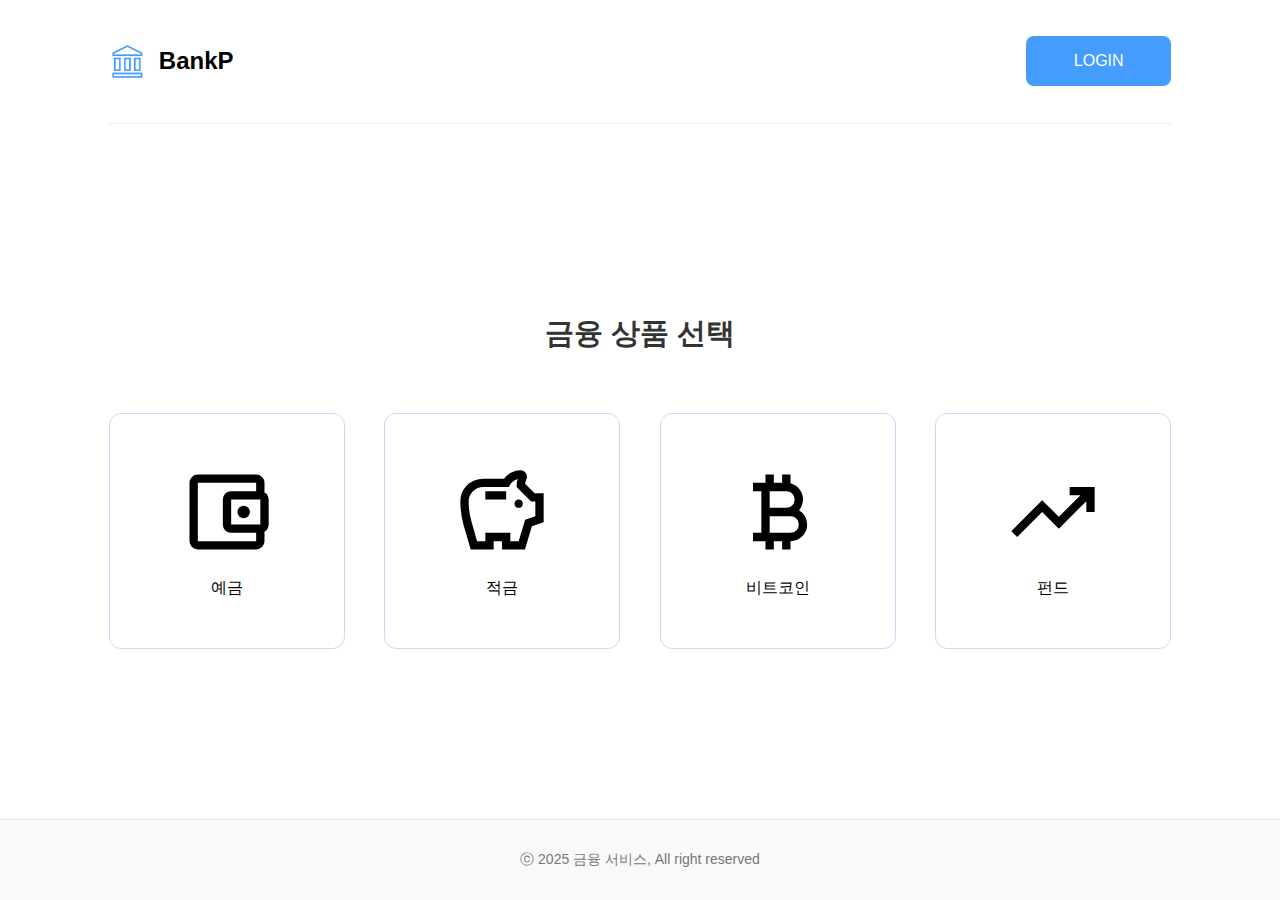
<file: bank/index.html>
<!DOCTYPE html>
<html lang="ko">

<head>
    <meta charset="UTF-8" />
    <meta name="viewport" content="width=device-width, initial-scale=1.0" />
    <link rel="stylesheet" href="css/project_css.css" />
    <title>4조 팀프로젝트</title>
</head>

<body>
    <div class="container">
        <header>
            <h1 class="tit">
                <img src="img/logo.png">
                <p>BankP</p>
            </h1> <!-- 프로젝트 이름 들어가야됨, 일단 가제로 처리-->
            <div class="popoverSection">
                <button class="login_btn" onclick="PopoverAct()">
                    LOGIN
                </button>
                <button id="logoutSection" style="display: none">LOGOUT</button>
                <div id="loginSection" style="display: none;">
                    <h2>LOGIN</h2>
                    <div class="form-group">
                        <label for="email">Email</label>
                        <input type="email" id="email" placeholder="example@mail.com" />
                    </div>

                    <div class="form-group">
                        <label for="pw">Password</label>
                        <input type="password" id="pw" />
                    </div>
                    <button>LOGIN</button>
                </div>
            </div>
        </header>
        <main>
            <div class="mainSection">
                <h1 class="item-tit">금융 상품 선택</h1>
                <div class="itemList">
                    <a class="items" href="team-project_deposit.html">
                        <img src="img/deposite.svg">
                        <p>예금</p>
                    </a>
                    <a class="items" href="team-project_saving.html">
                        <img src="img/saving.svg">
                        <p>적금</p>
                    </a>
                    <a class="items" href="team-project_coin.html">
                        <img src="img/VTAsset.svg">
                        <p>비트코인</p>
                    </a>
                    <a class="items" href="team-project_fund.html">
                        <img src="img/fund.svg">
                        <p>펀드</p>
                    </a>
                </div>
            </div>
        </main>
    </div>
    <footer>
        <p>ⓒ 2025 금융 서비스, All right reserved</p>
    </footer>
    <script>
        // 팝오버 작동/해제
        function PopoverAct() {
            const popover = document.getElementById('loginSection');
            const isVisible = popover.style.display === 'block';

            popover.style.display = isVisible ? 'none' : 'block';
        }
        // 외부 클릭으로 팝오버 닫기
        document.addEventListener('click', function (e) {
            const popover = document.getElementById('loginSection');
            const wrapper = document.querySelector('.popoverSection');
            if (!wrapper.contains(e.target)) {
                document.getElementById('loginSection').style.display = 'none';
            }
        })

        // 로그인 기능
        //이메일 동작
        const API_BASE = 'https://683d0a9d199a0039e9e409f6.mockapi.io/api/BankP';

        let user = null;

        function login() {
            const email = document.getElementById('email').value;
            const pw = document.getElementById('pw').value;

            fetch(API_BASE + '/users')
                .then(function (res) {
                    alert('계정정보 획득');
                    return res.json();
                })
                .then(function (users) {
                    alert('계정 정보 JSON으로 변환');
                    console.log('사용자 정보 : ', users);

                    for (let i = 0; i < users.length; i++) {
                        if (users[i].userEmail === email && users[i].userPW === pw) {
                            user = users[i];

                            console.log('로컬 저장값 : ', user);

                            localStorage.setItem('user', JSON.stringify(user));

                            alert('로그인 성공');

                            document.getElementById('loginSection').style.display = 'none';
                            document.getElementsByClassName('login_btn')[0].style.display = 'none';
                            document.getElementById('logoutSection').style.display = 'block';

                            return;
                        }
                    }
                    alert('계정 정보가 일치하지 않습니다');
                });
        }
        // 로그인 작동
        document.querySelector('#loginSection button').onclick = login;

        // 로그아웃 기능 구현
        function logout() {
            localStorage.removeItem('user');
            user = null;
            alert('로그아웃 성공');

            //로그아웃버튼 사라지고 로그인 섹션 등장
            document.getElementById('loginSection').style.display = 'block';
            document.getElementById('logoutSection').style.display = 'none';
        }
        // 로그아웃 작동
        document.querySelector('#logoutSection').onclick = logout;
    </script>
</body>

</html>
</file>
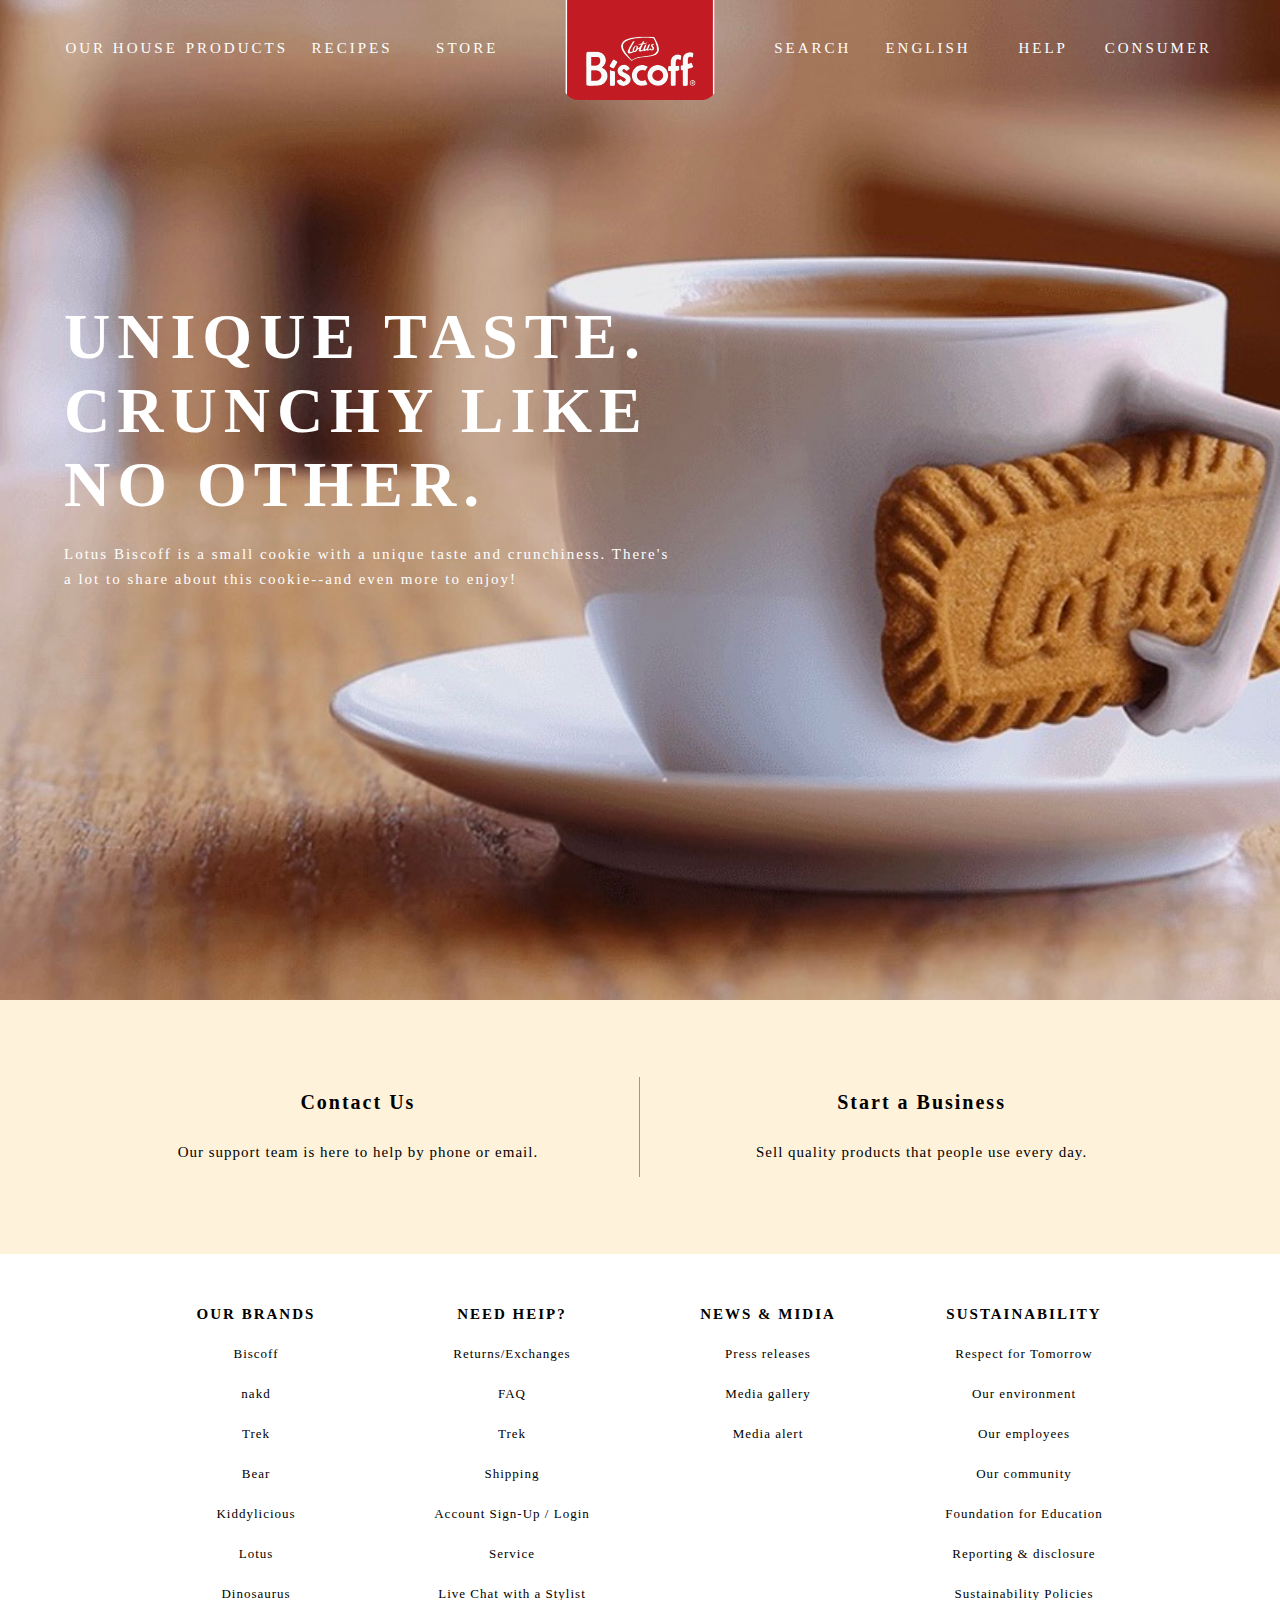
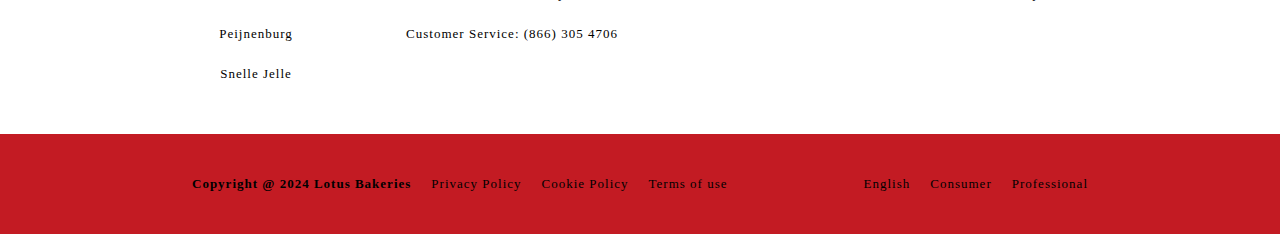
<file: lotus/index.html>
<!DOCTYPE html>
<html lang="en">
<head>
    <meta charset="UTF-8">
    <meta name="viewport" content="width=device-width, initial-scale=1.0">
    <title>lotus_redesign</title>
    <link rel="stylesheet" href="css/lotus_main.css">
    <script src="script/jquery-1.12.3.js"></script>
    <script src="script/main.js"></script>
</head>
<body>
        <header>
            <nav class="gnb">
                <ul class="navi">
                    <li><a href="lotus_about_us.html">OUR HOUSE</a></li>
                    <li><a href="#">PRODUCTS</a></li>
                    <li><a href="#">RECIPES</a></li>
                    <li><a href="#">STORE</a></li>
                </ul>
            </nav>
    
            <h1 id="logo">
                <a href="index.html"><img src="img/logo.svg" alt="logo"></a>
            </h1>
    
            <div class="etc">
                <ul class="head-etc">
                    <li><a href="#">SEARCH</a></li>
                    <li><a href="#">ENGLISH</a></li>
                    <li><a href="#">HELP</a></li>
                    <li><a href="#">CONSUMER</a></li>
                </ul>
            </div>
        </header>

        <div class="main-slide">
            <div class="slide-group">
                <div class="slide">
                    <img src="img/slide1.jpeg" alt="slide">
                    <div class="text1">
                        <p>UNIQUE TASTE.<br>CRUNCHY LIKE<br>NO OTHER.</p>
                        <span>Lotus Biscoff is a small cookie with a unique taste and crunchiness.
                            There's<br> a lot to share about this cookie--and even more to enjoy!</span>
                    </div>
                </div>
                <div class="slide">
                    <img src="img/slide2.jpg" alt="slide">
                    <div class="text2">
                        <p>HOW CAN A SMALL<br>COOKIE TASTE SO GREAT?</p>
                        <span>The story of Lotus Biscoff starts in 1932 in a local bakery in Lembeke, a Belgian 
                            <br>town. The unique recipe was brought to perfection with carefully selected natural 
                            <br>ingredients. Today, Lotus Bakeries is still family-owned and based in its home 
                            <br>town. And from there, the tasty cookie continues to conquer the world.</span>
                    </div>
                </div>
                <div class="slide">
                    <img src="img/slide3.jpg" alt="slide">
                    <div class="text3">
                        <p>THE SECRET OF<br>LOTUS BISCOFF?</p>
                        <span>It all comes down to 3 simple things: its unique flavor, crunchy bite, and iconic 
                            <br>shape. For many, it's their cup of coffee's best companion. For others, it's an 
                            <br>irresistible treat on its own.</span>
                    </div>
                </div>
            </div>
        </div><!--slide-->


        <footer>
            <div class="box1">
                <div class="contact">
                    <a href="#">
                        <p>Contact Us</p>
                        <span>Our support team is here to help by phone or email.</span>
                    </a>
                </div>

                <div class="business">
                    <a href="#">
                        <p>Start a Business</p>
                        <span>Sell quality products that people use every day.</span>
                    </a>
                </div>
            </div>




            <div class="box2">
                <ul class="foot-navi">
                    <li><a href="#">OUR BRANDS</a>
                        <ul class="foot-sub">
                            <li><a href="#">Biscoff</a></li>
                            <li><a href="#">nakd</a></li>
                            <li><a href="#">Trek</a></li>
                            <li><a href="#">Bear</a></li>
                            <li><a href="#">Kiddylicious</a></li>
                            <li><a href="#">Lotus</a></li>
                            <li><a href="#">Dinosaurus</a></li>
                            <li><a href="#">Peijnenburg</a></li>
                            <li><a href="#">Snelle Jelle</a></li>
                        </ul>
                    </li>

                    <li><a href="#">NEED HEIP?</a>
                        <ul class="foot-sub">
                            <li><a href="#">Returns/Exchanges</a></li>
                            <li><a href="#">FAQ</a></li>
                            <li><a href="#">Trek</a></li>
                            <li><a href="#">Shipping</a></li>
                            <li><a href="#">Account Sign-Up / Login</a></li>
                            <li><a href="#">Service</a></li>
                            <li><a href="#">Live Chat with a Stylist</a></li>
                            <li><a href="#">Customer Service: (866) 305 4706</a></li>
                        </ul>  
                    </li>

                    <li><a href="#">NEWS & MIDIA</a>
                        <ul class="foot-sub">
                            <li><a href="#">Press releases</a></li>
                            <li><a href="#">Media gallery</a></li>
                            <li><a href="#">Media alert</a></li>
                        </ul>
                    </li>

                    <li><a href="#">SUSTAINABILITY</a>
                        <ul class="foot-sub">
                            <li><a href="#">Respect for Tomorrow</a></li>
                            <li><a href="#">Our environment</a></li>
                            <li><a href="#">Our employees</a></li>
                            <li><a href="#">Our community</a></li>
                            <li><a href="#">Foundation for Education</a></li>
                            <li><a href="#">Reporting & disclosure</a></li>
                            <li><a href="#">Sustainability Policies</a></li>
                        </ul>
                    </li>
                </ul>
            </div>



            <div class="box3">
                <div class="box3-inner">
                    <div class="copy">
                        <ul>
                            <li><a href="#"><span>Copyright @ 2024 Lotus Bakeries</span></a></li>
                            <li><a href="#">Privacy Policy</a></li>
                            <li><a href="#">Cookie Policy</a></li>
                            <li><a href="#">Terms of use</a></li>
                        </ul>
                    </div>
                    
                    <div class="foot-etc">
                        <ul>
                            <li><a href="#">English</a></li>
                            <li><a href="#">Consumer</a></li>
                            <li><a href="#">Professional</a></li>
                        </ul>
                    </div>
                </div>
            </div>
        </footer>
</body>
</html>
</file>
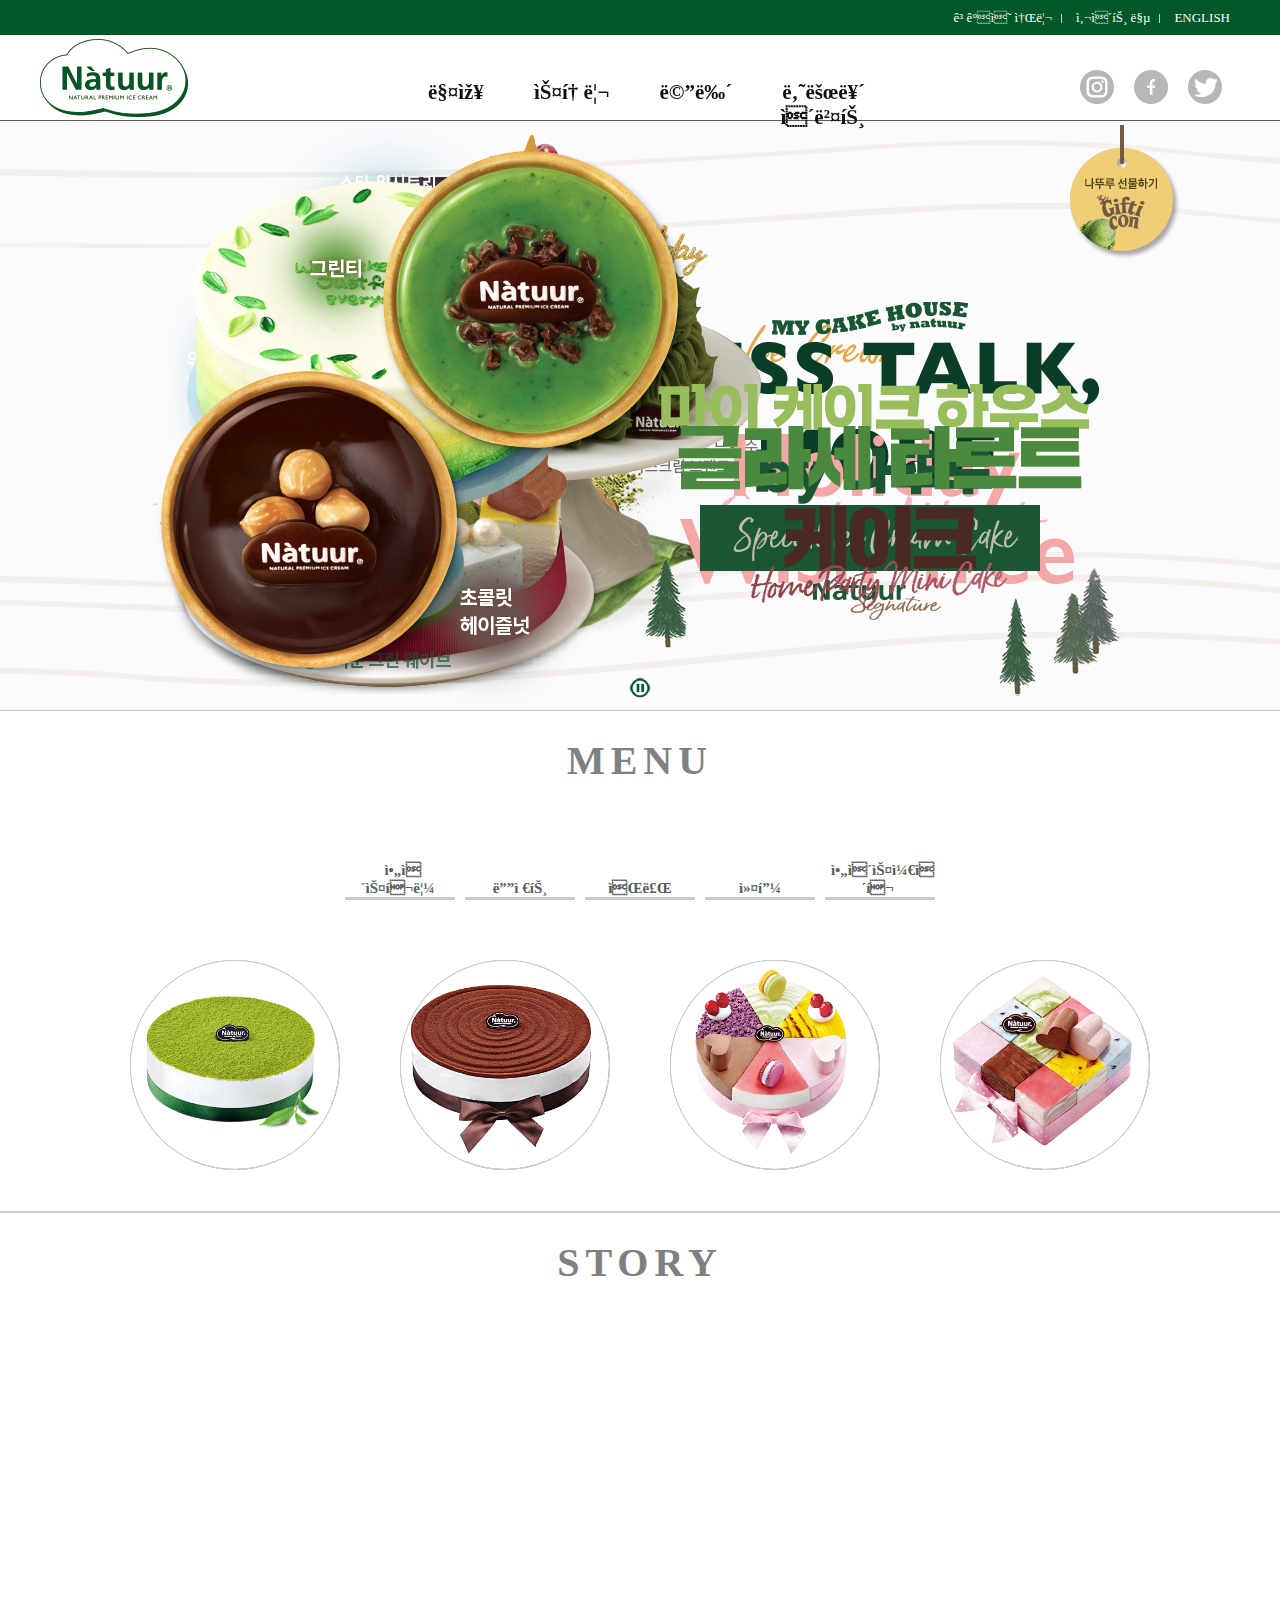
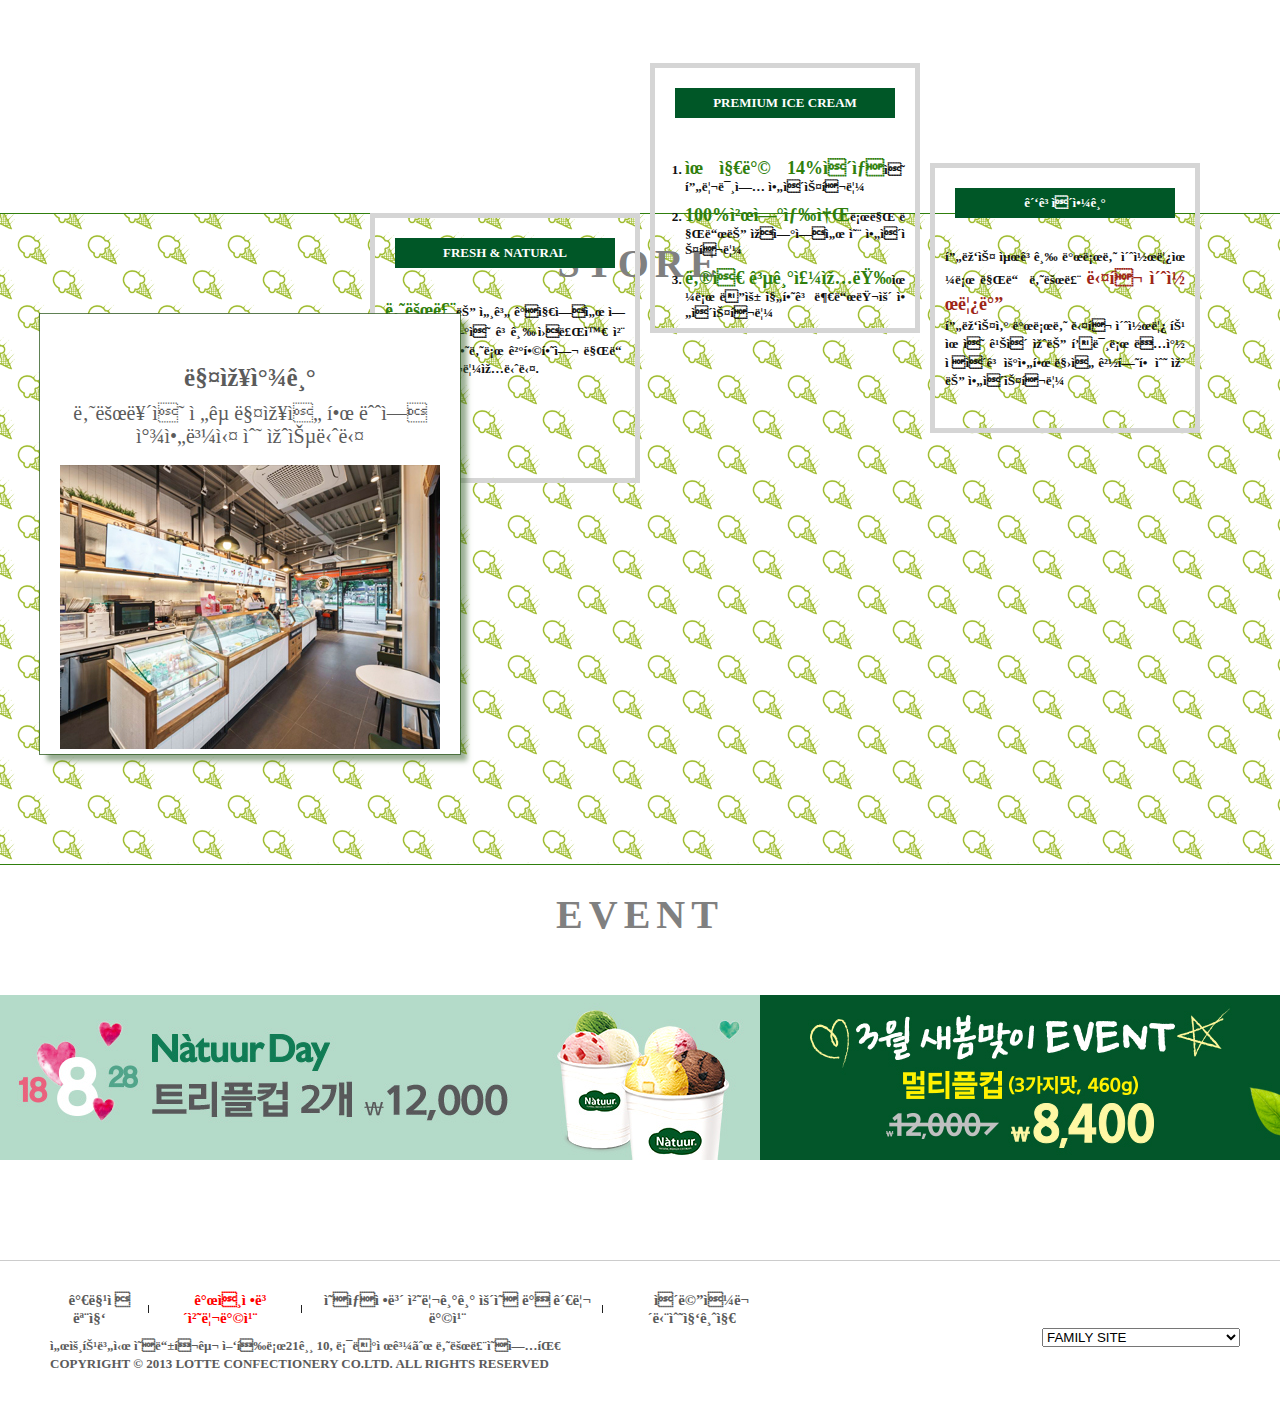
<file: natuur/index.html>
<!doctype html>
<html lang="ko">
<head>
<meta charset="UFT-8">
<title>natuur_clone</title>
<link rel="stylesheet" href="css/natuur.css">
<script src="https://code.jquery.com/jquery-3.7.0.js" 
integrity="sha256-JlqSTELeR4TLqP0OG9dxM7yDPqX1ox/HfgiSLBj8+kM=" 
crossorigin="anonymous"></script>
<script src="js/natuur.js"></script>
</script>
</head>
<body>
<header>
  <div id="header-top">
    <nav id="top-link">
      <ul>
		    <li><a href="#">고객의 소리</a></li>
		    <li><a href="#">사이트 맵</a></li>
        <li><a href="#">ENGLISH</a></li>
      </ul>
    </nav>
  </div>
  <div class="inner">
    <h1 class="logo"><a href="#top"></a></h1>
    <nav id="gnb">
      <ul>
        <li><a href="#top">나뚜르</a></li>
        <li><a href="#menu">메뉴</a></li>
        <li><a href="#story">스토리</a></li>
        <li><a href="#store">매장</a></li>
        <li><a href="#event">이벤트</a></li>
      </ul>
    </nav>
    <nav class="sns">
      <ul>
        <li><a href="#"><img src="img/instagram.png" alt=""></a></li>
        <li><a href="#"><img src="img/facebook.png" alt=""></a></li>
        <li><a href="#"><img src="img/twiter.png" alt=""></a></li>
      </ul>
    </nav>
  </div>
</header>

<section id="main-slide">
	<div class="slide-group">
	  <div class="slide"><img src="img/slide01.png"></div>
	  <div class="slide"><img src="img/slide02.png"></div>
	  <div class="slide"><img src="img/slide03.png"></div>
	  <div class="slide"><img src="img/slide04.png"></div>
	  <div class="slide"><img src="img/slide05.png"></div>
	</div>
	<div class="controlbtn-wrap">
	  <div id="controls-box"></div>
	  <div id="btn"></div>
	</div>
</section>

<section id="menu">
  <h2 class="title">MENU</h2>
  <div class="inner">
    <div class="tab-container">
      <ul class="tabs">
        <li><a href="#content-1">아이스크림</a></li>
        <li><a href="#content-2">디저트</a></li>
        <li><a href="#content-3">음료</a></li>
        <li><a href="#content-4">커피</a></li>
        <li><a href="#content-5">아이스케이크</a></li>
      </ul>
      <div class="contents">
        <div id="content-1" class="content">
          <div><img src="img/icecream01.jpg"></div>
          <div><img src="img/icecream02.jpg"></div>
          <div><img src="img/icecream03.jpg"></div>
          <div><img src="img/icecream04.jpg"></div>
        </div>
        <div id="content-2" class="content">
          <div><img src="img/desert01.jpg"></div>
          <div><img src="img/desert02.jpg"></div>
          <div><img src="img/desert03.jpg"></div>
          <div><img src="img/desert04.jpg"></div>
        </div>
        <div id="content-3" class="content">
          <div><img src="img/beverage01.jpg"></div>
          <div><img src="img/beverage02.jpg"></div>
          <div><img src="img/beverage03.jpg"></div>
          <div><img src="img/beverage04.jpg"></div>
        </div>
        <div id="content-4" class="content">
          <div><img src="img/coffee01.jpg"></div>
          <div><img src="img/coffee02.jpg"></div>
          <div><img src="img/coffee03.jpg"></div>
          <div><img src="img/coffee04.jpg"></div>
        </div>
        <div id="content-5" class="content">
          <div><img src="img/icecake01.jpg"></div>
          <div><img src="img/icecake02.jpg"></div>
          <div><img src="img/icecake03.jpg"></div>
          <div><img src="img/icecake04.jpg"></div>
        </div>
      </div>
    </div>
  </div>
</section>

<section id="story">
  <h2 class="title">STORY</h2>
  <div class="inner">
    <div class="box">
      <p class="txt"><span class="green">나뚜루</span>는 자연을 뜻하는 “Nature”와 여행을 뜻하는 “Tour”의 합성어로 자연에서 느끼는 신선함과 깨끗함, 여행에서 느끼는 즐거움과 설레임을 갖고 있으며, 순수하고 깨끗한 자연의 이미지를 느낄 수 있는 감성적인 프리미엄 아이스크림 브랜드 입니다.</p>
    </div>
    <div class="box">
      <p class="title">FRESH &amp NATURAL</p>
      <P class="txt"><span class="green">나뚜루</span>는 세계 각지에서 엄선한 천연의 고급원료와 첨단기술을 하나로 결합하여 만든 아이스크림입니다. </p>
    </div>
    <div class="box">
      <p class="title">PREMIUM ICE CREAM</p>
      <ol>
        <li><span class="green">유지방 14%이상</span>의 프리미업 아이스크림</li>
        <li><span class="green">100%천연색소</span>로만 만드는 자연에서 온 아이스크림</li>
        <li><span class="green">낮은 공기주입량</span>으로 더욱 진하고 부드러운 아이스크림</li>
      </ol>
    </div>
    <div class="box">
      <p class="title">광고이야기</p>
      <P class="txt">프랑스 최고급 발로나 초콜릿으로 만든 나뚜루 <span class="choco">다크 초콜릿바</span><br>
        프랑스산 발로나 다크 초콜릿 
        특유의 깊이 있는 풍미로 
        독창적이고 우아한 맛을 
        경험할 수 있는 아이스크림 </p>
    </div>
  </div>
</section>

<section id="store">
  <h2 class="title">STORE</h2>
  <div class="inner">
    <div class="store-info">
      <div class="store-info-inner">
        <h3 class="store-title">매장찾기</h3>
        <p class="store-txt">나뚜르의 전국 매장을 한 눈에 찾아볼실 수 있습니다</p>
        <p><img src="img/store.jpg" width="380" height="284"></p>
      </div>
    </div>
    <div class="home-service"> <img src="img/home-service.jpg" width="760" height="153"> </div>
  </div>
</section>

<section id="event">
  <h2 class="title">EVENT</h2>
  <div id="evtslide">
      <div class="evtslide-group"> 
        <div class="slide"><img src="img/event1.jpg"></div>
        <div class="slide"><img src="img/event2.jpg"></div>
        <div class="slide"><img src="img/event3.jpg"></div>
        <div class="slide"><img src="img/event4.jpg"></div>
        <div class="slide"><img src="img/event5.jpg"></div>
        <div class="slide"><img src="img/event6.jpg"></div>
      </div>
  </div>
</section>


<footer>
  <div class="inner">
    <div class="foot-left">
      <ul class="foot-menu">
        <li><a href="#">가맹점 모집</a></li> 
        <li><a href="#"><span class="red">개인정보처리방침</span></a></li>
        <li><a href="#">영상정보 처리기기 운영 및 관리 방침</a></li>
        <li><a href="#">이메일무단수집금지</a></li>
      </ul>
      <address>
      서울특별시 영등포구 양평로21길 10, 롯데제과㈜ 나뚜루영업팀<br>
      COPYRIGHT &copy; 2013 LOTTE CONFECTIONERY CO.LTD. ALL RIGHTS RESERVED
      </address>
    </div>
    <nav class="familysite">
      <select>
      	<option>FAMILY SITE</option>
      	<option value="http://www.baskinrobbins.co.kr">베스킨라빈슨</option>
        <option value="https://www.lottegrs.com/main.jsp">롯데그룹</option>
        <option value="https://www.angelinus.com/index.asp">엔젤리너스 커피</option>
        <option value="http://www.krispykreme.co.kr/">크리스크크림도넛</option>
        <option value="https://company.lottechilsung.co.kr/kor/main/index.do">롯데칠성음료</option>
      </select>
    </nav>
  </div>
</footer>
<div id="giftcon"><img src="img/giftcon.png"></div>
</body>
</html>
</file>
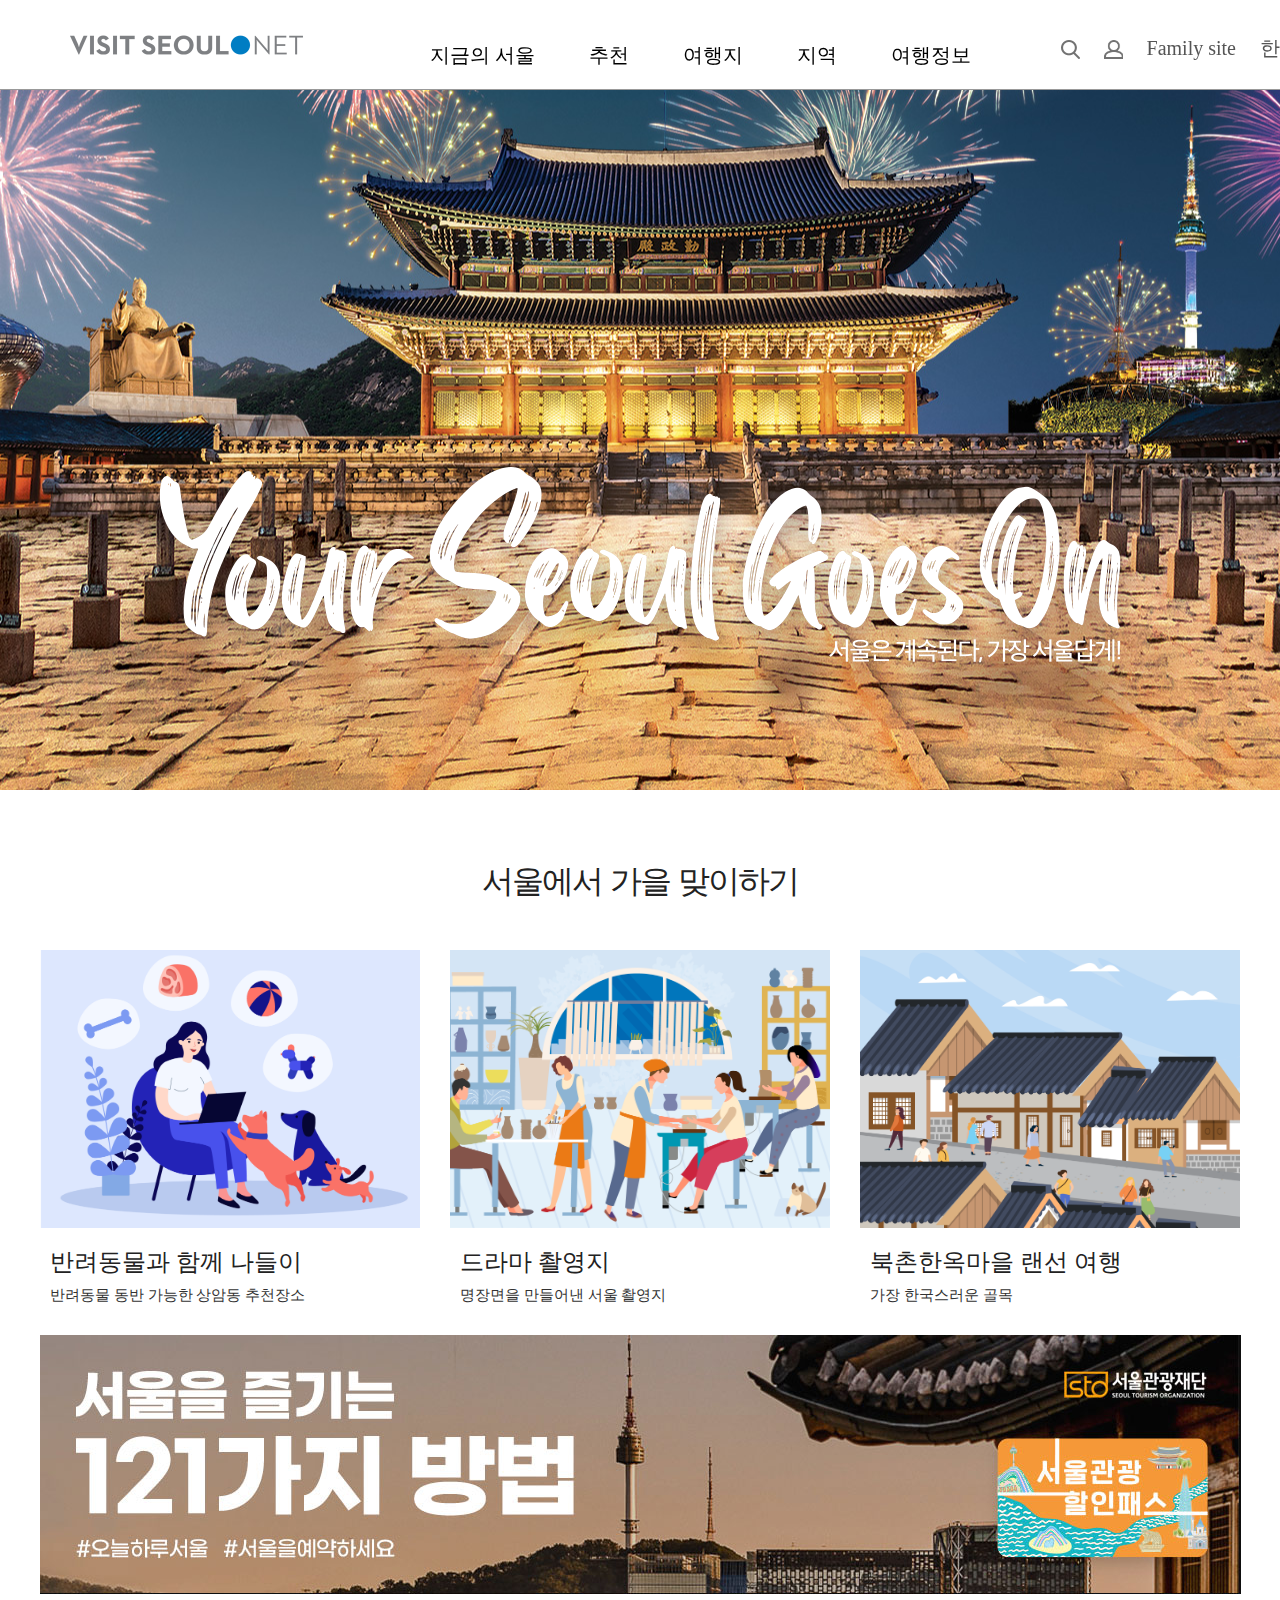
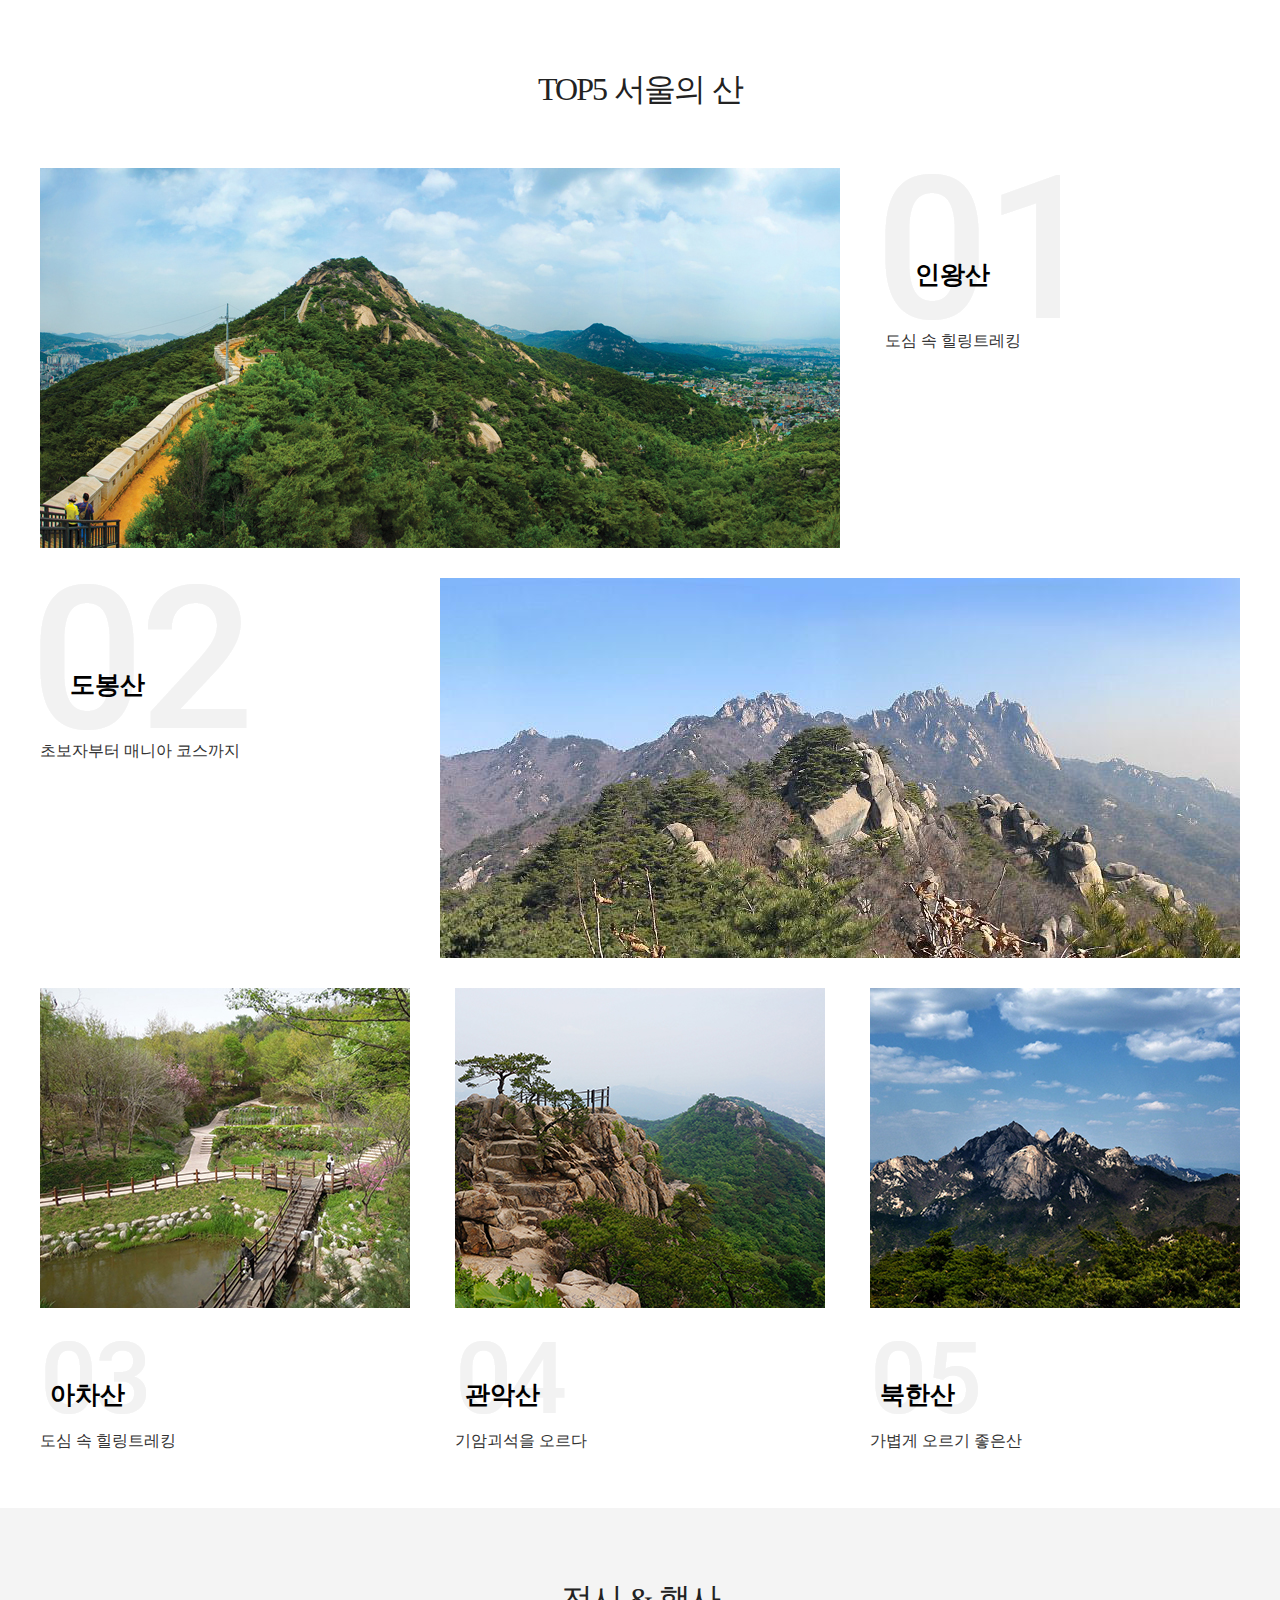
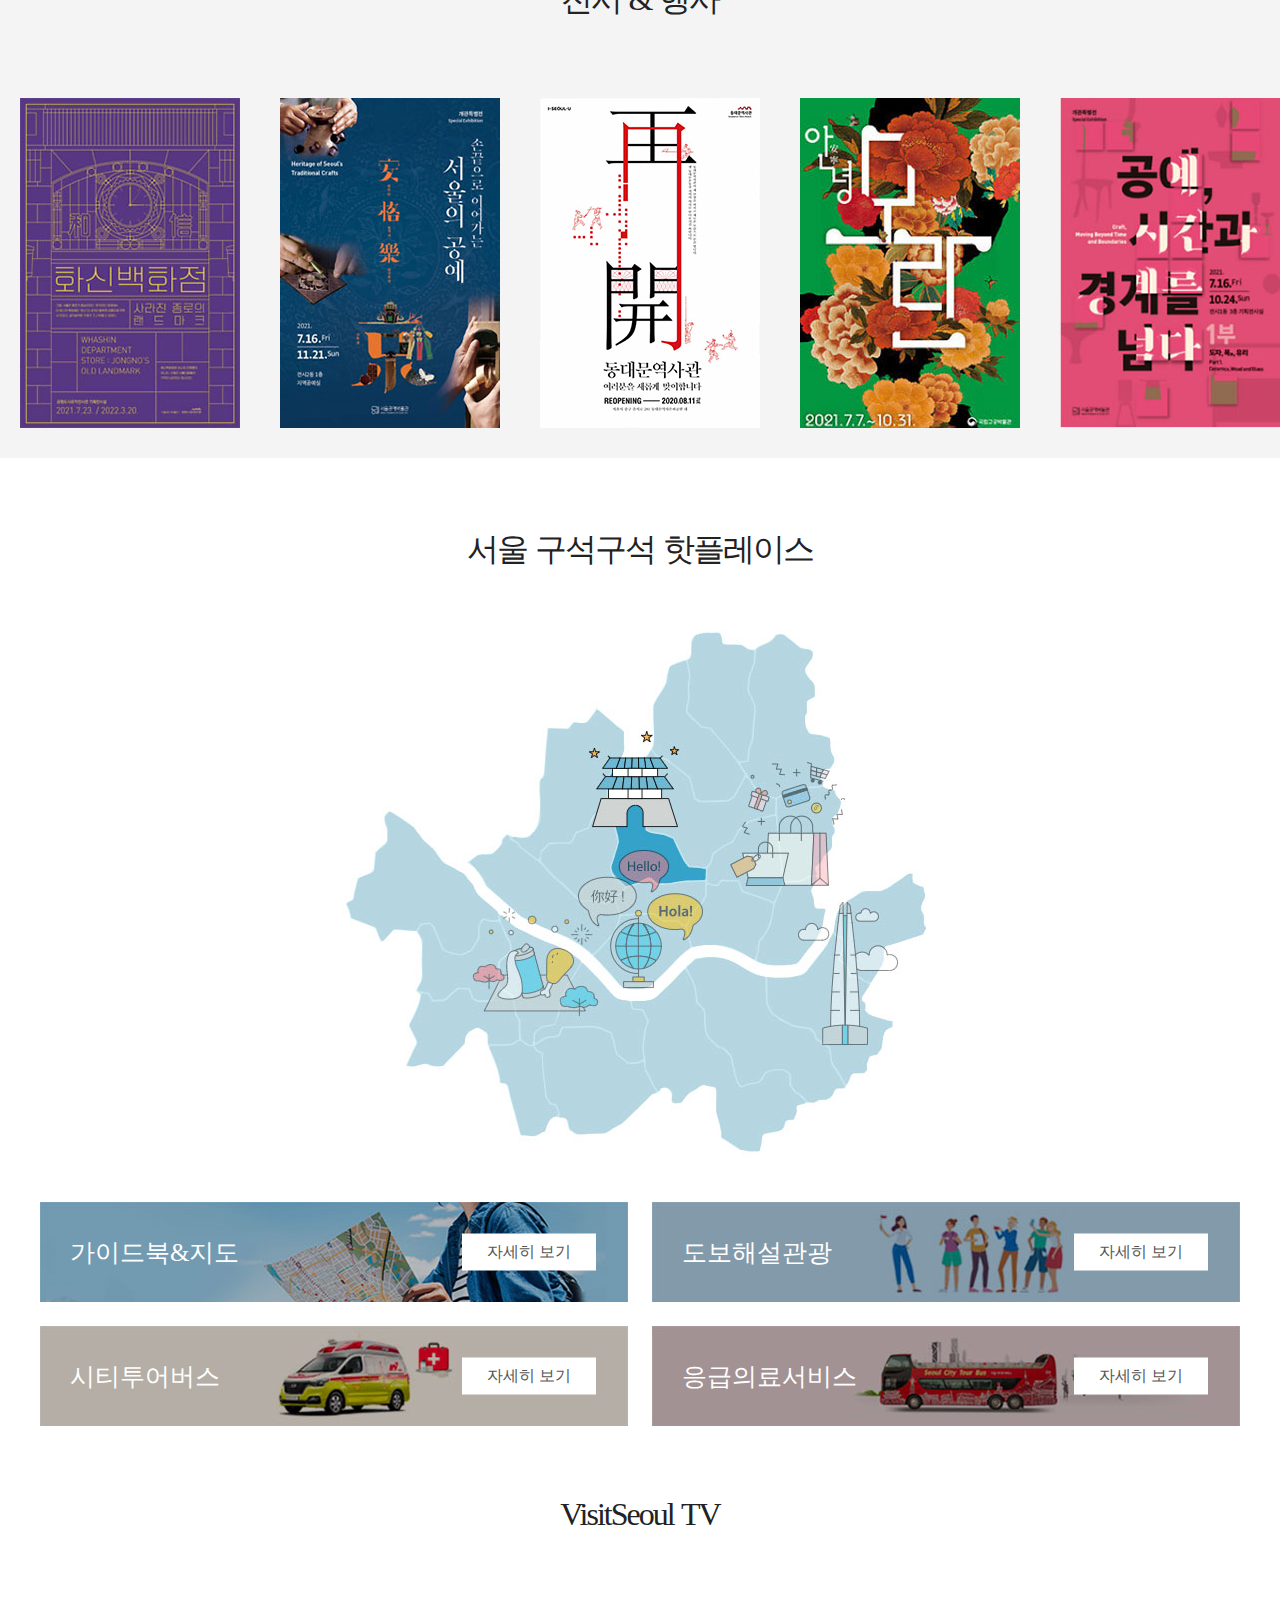
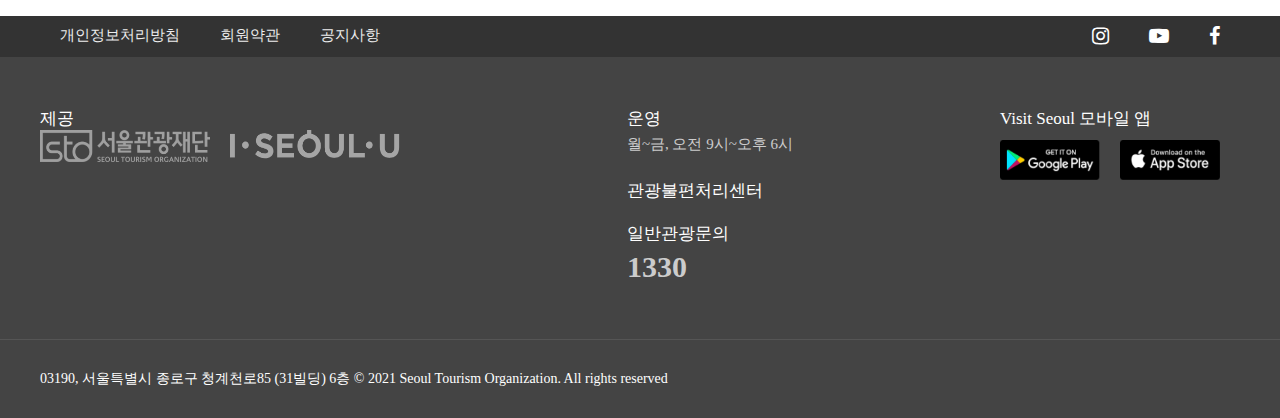
<file: visit/index.html>
<!doctype html>
<html lang="en">
 <head>
  <meta charset="UTF-8">
  <meta name="Generator" content="EditPlus®">
  <meta name="Author" content="">
  <meta name="Keywords" content="">
  <meta name="Description" content="">
  <title>visit_clone</title>
  <link rel="stylesheet" href="css/visit.css">
  <link rel="stylesheet" href="https://cdnjs.cloudflare.com/ajax/libs/font-awesome/4.7.0/css/font-awesome.min.css">
 </head>
 <body>
  <header>
  <h1 class="logo"><a href="#" title="visitseoul.net">visitseoul.net</a></h1>
  <nav>
    <ul class="gnb">
      <li><a href="#">지금의 서울<span class="line"></span></a>
        <div class="sub-wrap">
          <div class="inner">
            <div class="submenu-title">지금의 서울</div>
            <ul class="submenu">
              <li><a href="#">이벤트</a></li>
              <li><a href="#">축제&amp;행사</a></li>
              <li><a href="#">전시</a></li>
              <li><a href="#">서울미식주간</a></li>
            </ul>
          </div>
        </div>
      </li>
      <li><a href="#">추천<span class="line"></span></a>
        <div class="sub-wrap">
          <div class="inner">
            <div class="submenu-title">추천</div>
            <ul class="submenu">
              <li><a href="#">에디터 추천 여행</a></li>
              <li><a href="#">서울 도보 해설관광</a></li>
              <li><a href="#">한류관광</a></li>
              <li><a href="#">서울관광할인패스</a></li>
              <li><a href="#"></a></li>
            </ul>
          </div>
        </div>
      </li>
      <li><a href="#">여행지<span class="line"></span></a>
        <div class="sub-wrap">
          <div class="inner">
            <div class="submenu-title">여행지</div>
            <ul class="submenu">
              <li><a href="#">명소</a></li>
              <li><a href="#">자연관광</a></li>
              <li><a href="#">엔터테인먼트</a></li>
              <li><a href="#"></a></li>
              <li><a href="#"></a></li>
            </ul>
          </div>
        </div>
      </li>
      <li><a href="#">지역<span class="line"></span></a>
        <div class="sub-wrap">
          <div class="inner">
            <div class="submenu-title">지역</div>
            <ul class="submenu">
              <li><a href="#">광화문</a></li>
              <li><a href="#">명동</a></li>
              <li><a href="#">동대문</a></li>
              <li><a href="#">홍대</a></li>
              <li><a href="#"></a></li>
            </ul>
          </div>
        </div>
      </li>
      <li><a href="#">여행정보<span class="line"></span></a>
        <div class="sub-wrap">
          <div class="inner">
            <div class="submenu-title">여행정보</div>
            <ul class="submenu">
              <li><a href="#">가이드북&amp;지도</a></li>
              <li><a href="#">교총</a></li>
              <li><a href="#"></a></li>
              <li><a href="#"></a></li>
              <li><a href="#"></a></li>
            </ul>
          </div>
        </div>
      </li>
    </ul>
  </nav>
  <div class="etc-menu">
    <ul>
      <li><a href="#" class="sch">검색</a></li>
      <li><a href="#" class="login">로그인</a></li>
      <li><a href="#" class="family">Family site</a></li>
      <li><a href="#" class="lang">한국어</a></li>
    </ul>
  </div>
</header>
<div id="main-visual">
  <div class="fix-visual">
    <div class="slogan"><img src="img/slogan.png" width="1008" height="241"></div>
  </div>
</div>
<section id="sect01">
  <div class="inner">
    <h2 class="title">서울에서 가을 맞이하기</h2>
    <div class="contents-wrap">
      <div class="content">
        <div class="img-box">
          <div class="cover"> <a href="#">자세히 보기 &gt;</a> </div>
        </div>
        <div class="desc">
          <h3>반려동물과 함께 나들이</h3>
          <p>반려동물 동반 가능한 상암동 추천장소</p>
        </div>
      </div>
      <div class="content">
        <div class="img-box">
          <div class="cover"> <a href="#">자세히 보기 &gt;</a> </div>
        </div>
        <div class="desc">
          <h3>드라마 촬영지</h3>
          <p>명장면을 만들어낸 서울 촬영지</p>
        </div>
      </div>
      <div class="content">
        <div class="img-box">
          <div class="cover"> <a href="#">자세히 보기 &gt;</a> </div>
        </div>
        <div class="desc">
          <h3>북촌한옥마을 랜선 여행</h3>
          <p>가장 한국스러운 골목</p>
        </div>
      </div>
    </div>
  </div>
  <div class="banner">
    <div class="inner"> <img src="img/sect01-banner.jpg"> </div>
  </div>
  </div>
</section>
<section id="sect02">
  <div class="inner clearfix">
    <h2 class="title">TOP5 서울의 산</h2>
    <div class="content-top">
      <div class="photo"></div>
      <div class="txt">
        <h3>인왕산</h3>
        <p>도심 속 힐링트레킹</p>
      </div>
    </div>
    <div class="content-middle">
      <div class="photo"></div>
      <div class="txt">
        <h3>도봉산</h3>
        <p>초보자부터 매니아 코스까지</p>
      </div>
    </div>
    <div class="content-bottom b1">
      <div class="photo"></div>
      <div class="txt">
        <h3>아차산</h3>
        <p>도심 속 힐링트레킹</p>
      </div>
    </div>
    <div class="content-bottom b2">
      <div class="photo"></div>
      <div class="txt">
        <h3>관악산</h3>
        <p>기암괴석을 오르다</p>
      </div>
    </div>
    <div class="content-bottom b3">
      <div class="photo"></div>
      <div class="txt">
        <h3>북한산</h3>
        <p>가볍게 오르기 좋은산</p>
      </div>
    </div>
  </div>
</section>
<section id="sect03">
  <h2 class="title">전시 &amp; 행사</h2>
  <div class="poster-wrap">
    <div class="poster-group">
      <div class="poster"><img src="img/poster-01.jpg" alt="poster"></div>
      <div class="poster"><img src="img/poster-02.jpg" alt="poster"></div>
      <div class="poster"><img src="img/poster-03.jpg" alt="poster"></div>
      <div class="poster"><img src="img/poster-04.jpg" alt="poster"></div>
      <div class="poster"><img src="img/poster-05.jpg" alt="poster"></div>
      <div class="poster"><img src="img/poster-06.jpg" alt="poster"></div>
      <div class="poster"><img src="img/poster-07.jpg" alt="poster"></div>
      <div class="poster"><img src="img/poster-08.jpg" alt="poster"></div>
    </div>
  </div>
</section>
<section id="sect04">
  <div class="inner">
    <h2 class="title">서울 구석구석 핫플레이스</h2>
    <div class="map"><img src="img/map.jpg" alt="map"></div>
    <div class="map-wrap clearfix">
      <div><a href="#"><img src="img/map1.jpg">
        <h3>가이드북&amp;지도</h3>
        <span>자세히 보기</span></a></div>
      <div><a href="#"><img src="img/map2.jpg">
        <h3>도보해설관광</h3>
        <span>자세히 보기</span></a></div>
      <div><a href="#"><img src="img/map3.jpg">
        <h3>시티투어버스</h3>
        <span>자세히 보기</span></a></div>
      <div><a href="#"><img src="img/map4.jpg">
        <h3>응급의료서비스</h3>
        <span>자세히 보기</span></a></div>
    </div>
  </div>
</section>
<section id="sect05">
  <div class="inner">
    <h2 class="title">VisitSeoul TV</h2>
    <div class="movie-wrap">
      <!-- 유튜브에서 동영상 검색하여 코드삽입(오른버튼에서 소스코드 복사) -->
    </div>
  </div>
</section>
<footer>
  <div class="fgroup-1">
    <div class="inner">
      <ul class="footer-info">
        <li><a href="#">개인정보처리방침</a></li>
        <li><a href="#">회원약관</a></li>
        <li><a href="#">공지사항</a></li>
      </ul>
      <ul class="footer-sns">
        <li><a href="#"><i class="fa fa-facebook"></i></a></li>
        <li><a href="#"><i class="fa fa-youtube-play"></i></a></li>
        <li><a href="#"><i class="fa fa-instagram"></i></a></li>
      </ul>
    </div>
  </div>
  <div class="fgroup-2">
    <div class="inner">
      <dl class="provide">
        <dt>제공</dt>
        <dd><a href="#"><img src="img/logo-sto.png"></a></dd>
        <dd><a href="#"><img src="img/logo-iseoul.png"></a></dd>
      </dl>
      <dl class="bizhour">
        <dt>운영</dt>
        <dd>월~금, 오전 9시~오후 6시</dd>
        <dt><a href="#">관광불편처리센터</a></dt>
        <dt>일반관광문의</dt>
        <dd class="call">1330</dd>
      </dl>
      <dl class="mobile">
        <dt>Visit Seoul 모바일 앱</dt>
        <dd><img src="img/google-play.png"></dd>
        <dd><img src="img/apple-store.png"></dd>
      </dl>
    </div>
  </div>
  <div class="fgroup-3">
    <div class="inner">
      <address>
      03190, 서울특별시 종로구 청계천로85 (31빌딩) 6층 &copy; 2021 Seoul Tourism Organization. All rights reserved
      </address>
    </div>
  </div>
</footer>
 </body>
</html>
</file>
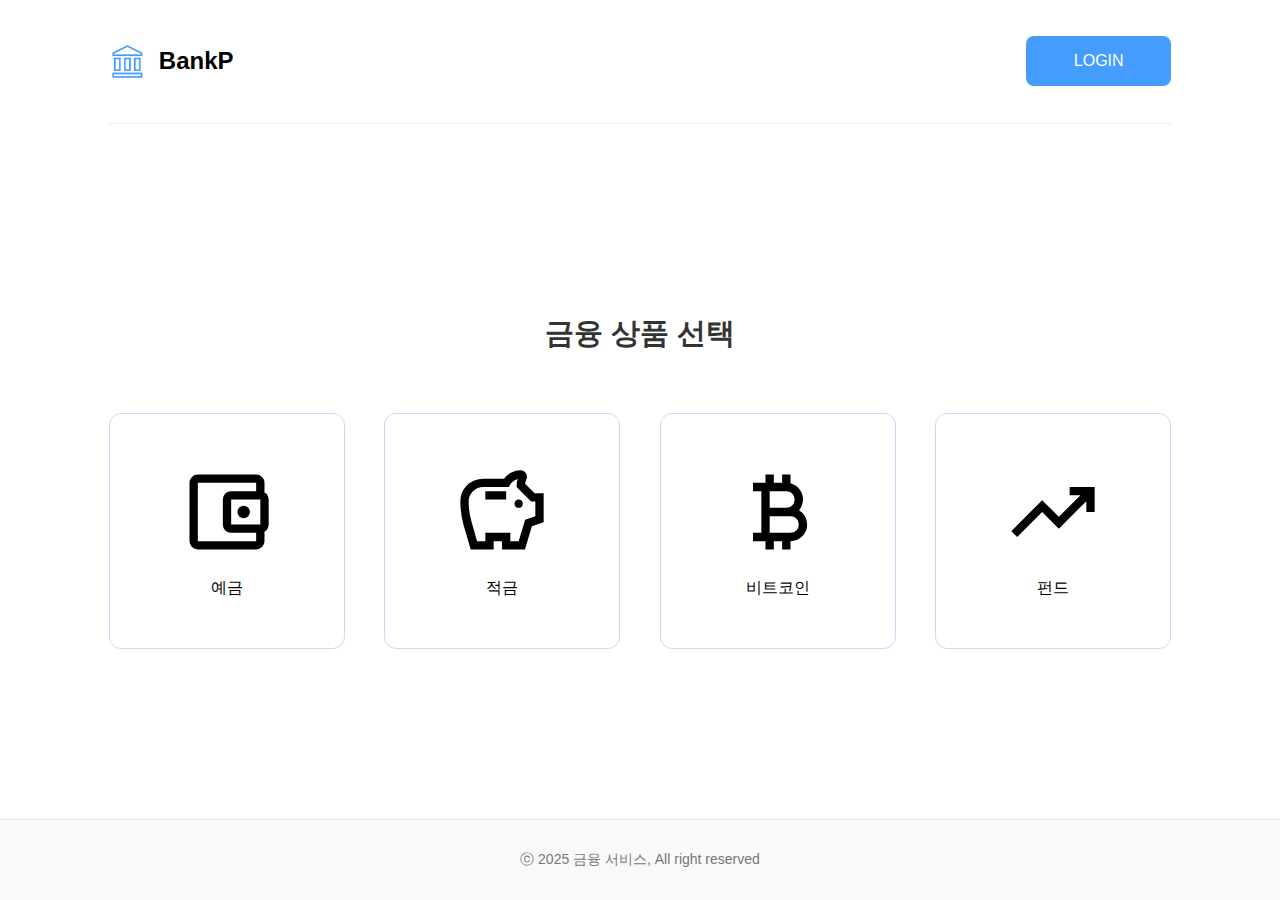
<file: bank/team-project_deposit.html>
<!DOCTYPE html>
<html lang="en">

<head>
    <meta charset="UTF-8">
    <meta name="viewport" content="width=device-width, initial-scale=1.0">
    <title>예금 상품 가입</title>

    <link rel="stylesheet" href="css/project_library.css">
    <link rel="stylesheet" href="css/project_deposit.css">

</head>

<body>
    <header class="header">
        <div class="nav-left">
            <a href="index.html">&larr; HOME</a>
        </div>

        <div class="popoverSection">
            <button class="login_btn" onclick="logout()">LOGOUT</button>
            <button id="logoutSection" style="display: none">LOGOUT</button>
            <div id="loginSection" style="display: none;">
                <h2>로그인</h2>
                <p>
                    이메일 :
                    <input type="email" id="email" />
                </p>
                <p>
                    비밀번호 :
                    <input type="password" id="pw" />
                </p>
                <button>로그인</button>
            </div>
        </div>
    </header>

    <h1>예금 상품 가입</h1>
    <div id="addSection">
        <h2 class="section-title">예금 정보 입력하기</h2>

        <div class="form-group">
            <label for="depositType">예금 종류</label>
            <select id="depositType" class="form-control">
                <option disabled selected>예치할 상품을 선택하세요.</option>
                <option>보통예금</option>
                <option>정기예금</option>
                <option>자유적립예금</option>
                <option>거치식예금</option>
            </select>
        </div>

        <div class="form-group">
            <label for="date">시작 날짜</label>
            <input type="date" id="date" class="form-control">
        </div>

        <div class="form-group">
            <label for="depositAmount">예금 금액</label>
            <input type="number" id="depositAmount" class="form-control" min="10000" step="10000"
                placeholder="얼마를 예치하시겠습니까?">
        </div>

        <div class="form-row">
            <div class="form-group half">
                <label for="depositPeriod">예치 기간 (개월)</label>
                <input type="number" id="depositPeriod" class="form-control" placeholder="예치할 개월 수를 입력하세요.">
            </div>

            <div class="form-group half">
                <label for="interestRate">적용 금리 선택</label>
                <select id="interestRate" class="form-control">
                    <option disabled selected>상품에 따라 적용되는 금리를 선택하세요.</option>
                    <option value="1.5">1.5%</option>
                    <option value="2.0">2.0%</option>
                    <option value="2.5">2.5%</option>
                    <option value="3.0">3.0%</option>
                </select>
            </div>

        </div>

        <div class="form-row">
            <div class="form-group bank-select">
                <label for="bank">이자 입금 계좌</label>
                <select id="bank" name="bank" class="form-control">
                    <option disabled selected>은행을 선택하세요</option>
                    <option value="shinhan">신한은행</option>
                    <option value="kb">국민은행</option>
                    <option value="woori">우리은행</option>
                    <option value="nonghyup">농협</option>
                    <option value="kakao">카카오뱅크</option>
                    <option value="toss">토스뱅크</option>
                </select>
            </div>

            <div class="form-group account-input">
                <label for="interestAccount">계좌번호</label>
                <input type="text" id="interestAccount" class="form-control" placeholder="예: 110-123-456789">
            </div>
        </div>


        <button class="submit-btn">예금 신청</button>
    </div>


    <h2 class="sub-title">나의 예금 내역</h2>
    <ul id="depositList"></ul>


    <footer>
        <p>© 2025 금융 서비스. All rights reserved.</p>
    </footer>


    <script>
        const LOGIN_API_BASE = "https://683d0a9d199a0039e9e409f6.mockapi.io/api/BankP";
        const DEPOSIT_API_BASE = "https://683d51d1199a0039e9e4f0ca.mockapi.io/api/v1/";

        let user = null;

        // 로그인 검증함수
        function isLogin(user) {
            if (!user) {
                alert('로그인이 필요합니다');
                location.href = 'index.html';
                return;
            }
        }

        // 로그인 함수
        function login() {
            const email = document.getElementById('email').value;
            const pw = document.getElementById('pw').value;
            fetch(`${LOGIN_API_BASE}/users`)
                .then(res => res.json())
                .then(users => {
                    const found = users.find(u => u.userEmail === email && u.userPW === pw);
                    if (found) {
                        user = found;
                        localStorage.setItem('user', JSON.stringify(user));
                        alert('로그인 성공');

                        loadDeposits();
                    } else {
                        alert('계정 정보가 일치하지 않습니다');
                    }
                })
                .catch(() => alert("서버 오류로 로그인 실패"));
        }

        // 로그인 버튼 이벤트
        document.querySelector('#loginSection button').onclick = login;

        // 로그아웃 함수
        function logout() {
            localStorage.removeItem('user');
            user = null;
            document.getElementById('depositList').innerHTML = '';
            alert('로그아웃 성공');

            // 메인 페이지로 이동
            window.location.href = 'index.html';
        }

        // 로그아웃 버튼 이벤트
        document.querySelector('#logoutSection').onclick = logout;


        // 예금 등록
        document.querySelector("#addSection button").onclick = function () {
            if (!user) {
                alert("로그인이 필요합니다.");
                return;
            }

            const data = {
                user_email: user.userEmail,
                type: document.getElementById("depositType").value,
                date: document.getElementById("date").value,
                amount: document.getElementById("depositAmount").value,
                period: document.getElementById("depositPeriod").value,
                rate: document.getElementById("interestRate").value,
                bank: document.getElementById("bank").value,
                account: document.getElementById("interestAccount").value
            };

            for (let key in data) {
                if (!data[key]) {
                    alert("모든 항목을 입력해주세요.");
                    return;
                }
            }

            fetch(`${DEPOSIT_API_BASE}/deposits`, {
                method: "POST",
                headers: { "Content-Type": "application/json" },
                body: JSON.stringify(data)
            })
                .then(() => {
                    alert("예금이 저장되었습니다!");
                    loadDeposits();
                });
        };


        // 예금 불러오기
        function loadDeposits() {
            fetch(`${DEPOSIT_API_BASE}/deposits?user_email=${user.userEmail}`)
                .then(res => res.json())
                .then(data => {
                    const list = document.getElementById("depositList");
                    list.innerHTML = "";

                    if (!data.length) {
                        list.innerHTML = "<li>예금 내역이 없습니다.</li>";
                        return;
                    }

                    for (let d of data) {
                        list.innerHTML +=
                            `<li class="deposit-card">
                        <div class="deposit-info">
                            <div>${d.type} • ${d.date}</div>
                            <div class="period-rate">${d.period}개월 / ${d.rate}%</div>
                            <div>${d.bank} ${d.account}</div>
                        </div>
                        <div class="deposit-meta-actions">
                            <div class="deposit-amount">${Number(d.amount).toLocaleString()}원</div>
                            <div class="deposit-actions">
                                <button onclick="editDeposit('${d.id}', ${d.amount})">수정</button>
                                <button onclick="deleteDeposit('${d.id}')">삭제</button>
                            </div>
                        </div>
                    </li>`;
                    }
                });
        }


        // 예금 수정
        function editDeposit(id, oldAmount) {
            const newAmount = prompt("새 금액을 입력하세요", oldAmount);
            if (!newAmount) return;

            fetch(`${DEPOSIT_API_BASE}/deposits/${id}`, {
                method: "PUT",
                headers: { "Content-Type": "application/json" },
                body: JSON.stringify({ amount: +newAmount })
            }).then(() => loadDeposits());
        }


        // 예금 삭제
        function deleteDeposit(id) {
            fetch(`${DEPOSIT_API_BASE}/deposits/${id}`, {
                method: "DELETE"
            }).then(() => loadDeposits());
        }


        window.onload = function () {
            const saved = localStorage.getItem('user');
            isLogin(saved);

            if (saved) {
                user = JSON.parse(saved);
                loadDeposits();
            }
        };
    </script>




</body>

</html>
</file>
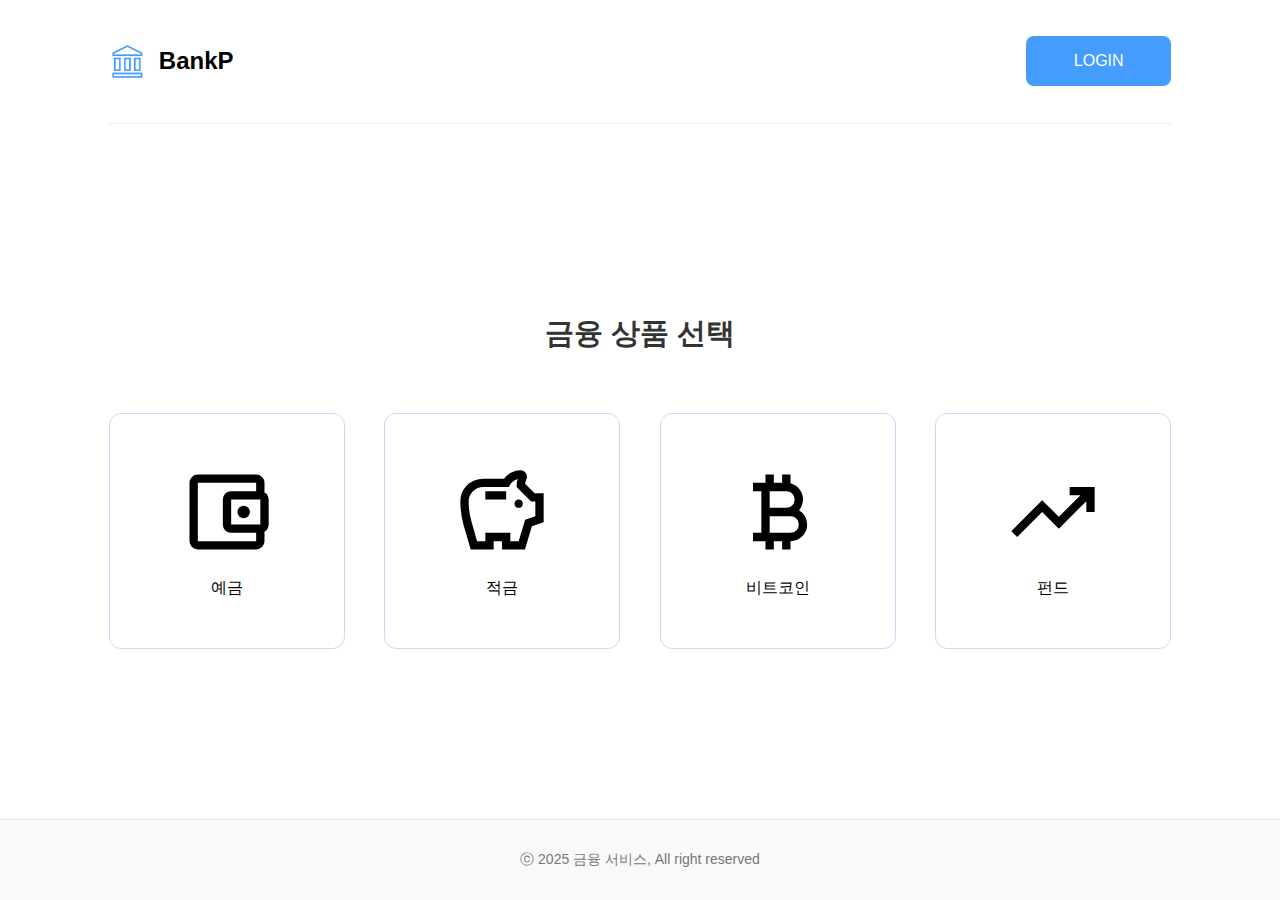
<file: bank/team-project_fund.html>
<!DOCTYPE html>
<html lang="ko">

<head>
    <meta charset="UTF-8" />
    <meta name="viewport" content="width=device-width, initial-scale=1.0" />
    <link rel="stylesheet" href="css/project_library.css" />
    <link rel="stylesheet" href="css/project_fund.css" />
    <title>펀드</title>
</head>

<body>
    <header class="header">
        <div class="nav-left">
            <a href="index.html">&larr; HOME</a>
        </div>
        <div class="nav-right">
            <button id="logoutSection" class="logout-btn">LOGOUT</button>
        </div>
    </header>
    <main class="container">
        <h1 class="mainSec-title">펀드 상품 조회 및 가입</h1>
        <section class="main-section">
            <section class="list-section">
                <h3>내 펀드 목록</h3>
                <div class="item">
                    <p>펀드명</p>
                    <p>유형</p>
                    <p>수익률</p>
                    <p>설정일</p>
                    <p>상태</p>
                </div>
                <div class="item">
                    <p></p>
                </div>
            </section>
        </section>
        <section class="recommend-section">
            <section class="list-section">
                <h3>추천 펀드 목록</h3>
                <div class="item">
                    <p>펀드명</p>
                    <p>유형</p>
                    <p>수익률</p>
                    <p>상태</p>
                </div>
            </section>
        </section>
    </main>
    <footer>
        <p>ⓒ 2025 금융 서비스, All right reserved</p>
    </footer>
    <script>
        // 펀드 정보 불러오기
        const API_BASE = 'https://683fa62c5b39a8039a553280.mockapi.io/api/BankP/fund/';

        let user = null;

        //내 펀드 리스트 받기
        function loadMyFund() {
            const user = JSON.parse(localStorage.getItem('user'));

            if (!user) {
                alert('로그인이 필요합니다');
                location.href = 'index.html';
                return;
            }

            fetch(API_BASE + 'users_fund')
                .then(res => res.json())
                .then(funds => {

                    const section = document.querySelector('.main-section .list-section');
                    // list 초기화
                    const items = section.querySelectorAll('.item');
                    items.forEach((el, idx) => {
                        if (idx > 0) el.remove();
                    });
                    // list 필터링
                    const my_fund = funds.filter(f => f.userEmail === user.userEmail);

                    if (my_fund.length === 0) {
                        const empthyRow = document.createElement('div');
                        empthyRow.className = 'item';
                        empthyRow.innerHTML = '<p>펀드없음</p>';
                        section.appendChild(empthyRow);
                        return;
                    }

                    my_fund.forEach(fund => {
                        const div = document.createElement('div');

                        let displayName = fund.name;
                        if (displayName.length > 7) {
                            displayName = displayName.slice(0, 7) + '...';
                        }

                        div.className = 'item deposit-card';
                        div.innerHTML = `
                            <p title=${fund.name}>${displayName}</p>
                            <p>${fund.type}</p>
                            <p>${fund.reve_per}</p>
                            <p>${fund.date}</p>
                            <p>${fund.state}</p>
                            `;
                        //삭제 버튼 추가
                        const delBtn = document.createElement('button');
                        delBtn.textContent = '삭제';
                        delBtn.className = 'btn-r';
                        delBtn.addEventListener('click', () => {
                            deleteFund(fund.id);
                        });

                        div.appendChild(delBtn);
                        section.appendChild(div);
                    })
                })
        }
        //추천 펀드 리스트 받기
        function loadRecoFund() {
            fetch(API_BASE + 'reco_fund')
                .then(res => res.json())
                .then(funds => {

                    const section = document.querySelector('.recommend-section .list-section');
                    section.querySelectorAll('.item').forEach(el => el.remove);

                    if (funds.length === 0) {
                        const empthyRow = document.createElement('div');
                        empthyRow.className = 'item';
                        empthyRow.innerHTML = '<p>펀드없음</p>';
                        section.appendChild(empthyRow);
                        return;
                    }

                    funds.forEach((fund, index) => {
                        const div = document.createElement('div');

                        let displayName = fund.name;
                        if (displayName.length > 7) {
                            displayName = displayName.slice(0, 7) + '...';
                        }

                        div.className = 'item deposit-card';
                        div.id = `i${index}`;

                        div.innerHTML = `
                            <p title=${fund.name}>${displayName}</p>
                            <p>${fund.type}</p>
                            <p>${fund.reve_per}</p>
                            <p>${fund.state}</p>
                        `;
                        //추가 버튼
                        const addBtn = document.createElement('button');
                        addBtn.textContent = '추가';
                        addBtn.className = 'btn-g';
                        addBtn.addEventListener('click', () => {
                            addMyFund(fund, div);
                        });

                        div.appendChild(addBtn);

                        section.appendChild(div);
                    })
                })
        }
        // 내 펀드 추가
        function addMyFund(fund, divElement) {
            alert('펀드 가입을 승인중입니다')

            const user = JSON.parse(localStorage.getItem('user'));
            if (!user) {
                alert('잘못된 접근입니다');
                location.href = '/';
                return;
            }

            const today = new Date();
            const formatDateToString = today.toISOString().split('T')[0];

            //전송할 펀드 데이터
            const myFund = {
                ...fund,
                userEmail: user.userEmail,
                date: formatDateToString,
                state: '보유중'
            };

            fetch(API_BASE + 'users_fund', {
                method: "POST",
                headers: {
                    'Content-Type': 'application/json'
                },
                body: JSON.stringify(myFund)
            })
                .then(res => res.json())
                .then(data => {
                    alert('펀드 가입이 완료되었습니다');

                    //서버에서 추천 펀드 제거
                    fetch(API_BASE + 'reco_fund/' + fund.id, {
                        method: 'DELETE'
                    }).then(() => {
                        //화면에서도 제거
                        if (divElement) divElement.remove();
                    });

                    // 3. 내 펀드 목록 갱신
                    loadMyFund();


                    loadMyFund(); // 내 펀드 목록 갱신
                })
                .catch(err => {
                    console.error(err);
                    alert('펀드를 추가하던 도중 오류가 발생했습니다')
                })
        }
        // 내 펀드 삭제
        function deleteFund(id) {
            if (!confirm('정말로 이 펀드를 삭제하시겠습니까?')) return;

            fetch(API_BASE + 'users_fund/' + id, {
                method: 'DELETE'
            })
                .then(res => {
                    if (!res.ok) throw new Error('삭제 실패');
                    alert('삭제되었습니다.');
                    loadMyFund(); // 목록 다시 불러오기
                })
                .catch(err => {
                    console.error(err);
                    alert('삭제 중 오류가 발생했습니다.');
                });
        }

        // 로그아웃 기능 구현
        window.onload = function () {
            const savedUser = localStorage.getItem('user');
            // if (!savedUser) {
            //     alert('로그인이 필요합니다.');
            //     location.href = '/'; // 로그인 또는 메인 페이지로 이동
            //     return;
            // }

            user = JSON.parse(savedUser);
            loadMyFund();
            loadRecoFund();

            const logoutBtn = document.getElementById('logoutSection');
            logoutBtn.addEventListener('click', () => {
                localStorage.removeItem('user');
                alert('로그아웃되었습니다.');
                location.href = 'index.html'; // 로그인 페이지나 메인 페이지로 리디렉션
            });
        }
    </script>
</body>

</html>
</file>
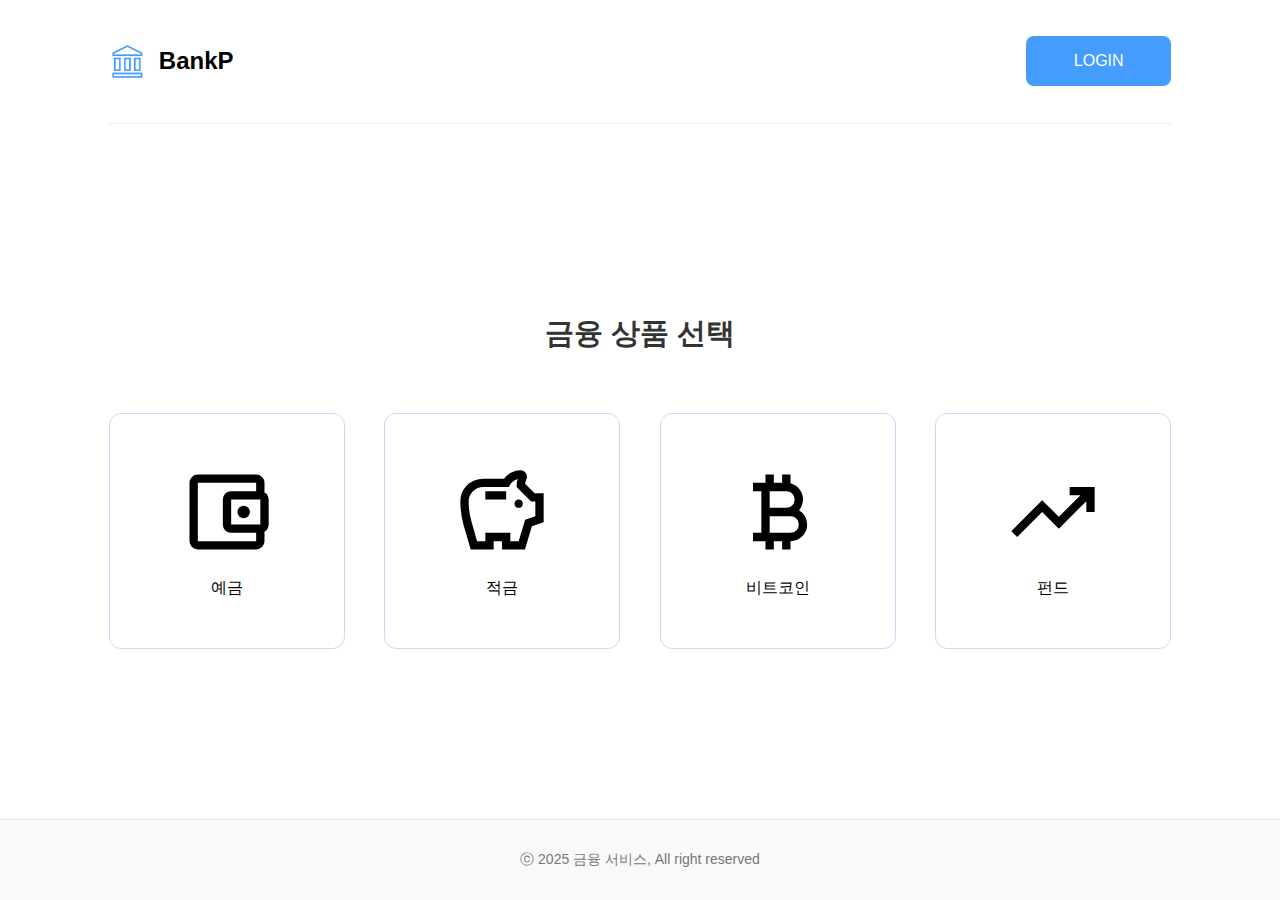
<file: bank/team-project_saving.html>
<!DOCTYPE html>
<html lang="en">
  <head>
    <meta charset="UTF-8" />
    <meta name="viewport" content="width=device-width, initial-scale=1.0" />
    <title>적금</title>
    <link rel="stylesheet" href="css/project_css.css" />
    <link rel="stylesheet" href="css/project_saving.css" />
    <link rel="stylesheet" href="css/project_library.css" />
  </head>
  <body>
    <header class="header">
      <div class="nav-left">
        <a href="index.html">&larr; HOME</a>
      </div>
      <div class="popoverSection">
        <!-- 로그인 버튼 -->
        <button class="login_btn" id="loginButton" onclick="PopoverAct()">
          로그인
        </button>
        <!-- 로그아웃 버튼 -->
        <button id="logoutSection" style="display: none">LOGOUT</button>
        <!-- 로그인 창 -->
        <div id="loginSection" style="display: none">
          <h2>로그인</h2>
          <p>
            이메일 :
            <input type="email" id="email" />
          </p>
          <p>
            비밀번호 :
            <input type="password" id="pw" />
          </p>
          <button>로그인</button>
        </div>
      </div>
    </header>

    <h2>적금 개설</h2>

    <div id="addSection">
      <h2 class="section-title">예금 정보 입력하기</h2>

      <div class="start-date-section">
        <div>
          <img src="./img/calendar.svg" alt="" />
          시작일 설정
        </div>
        <input type="date" id="start_date" onchange="setStartDate()" />
      </div>
      <!-- 만기일 설정 -->

      <div class="maturity-date-section">
        <div>
          <img src="./img/calendar.svg" alt="" />
          만기일 설정
        </div>
        <input type="date" id="maturity_date" onchange="calculatePeriod()" />
        <!-- 금리 -->
      </div>

      <div class="interest-rate-section">
        <img src="./img/interest.svg" style="width: 24px" alt="" />
        금리
        <span onclick="openInterestRate()" id="interest-rate">(금리 안내)</span>
        <span id="interest">2.95</span>%
      </div>

      <div id="interest-rate-notice">
        <div>6개월 이상 12개월 미만 : 2.95%</div>
        <div>12개월 이상 24개월 미만: 3.10%</div>
        <div>24개월 이상 36개월 이하: 2.80%</div>
      </div>

      <div class="savings-cycle-section">
        <div>
          <img src="./img/cycle.svg" alt="" style="width: 24px" />
          <label for="savingsCycle">적금 주기</label>
        </div>
        <select id="savingsCycle" onchange="calculatePeriod()">
          <option disabled selected>적금 주기를 선택하세요</option>
          <option value="매월 1일">매월 1일</option>
          <option value="매월 10일">매월 10일</option>
          <option value="매월 15일">매월 15일</option>
          <option value="메월 20일">매월 20일</option>
          <option value="매월 말일">매월 말일</option>
        </select>
      </div>

      <div class="amount-section">
        <div>
          <img src="./img/amount.svg" alt="" />
          금액: <span id="amountDisplay">0</span> 원
        </div>
        <input
          type="number"
          id="savings_amount"
          oninput="updateAmountDisplay()"
        />
      </div>

      <button class="submit-btn" onclick="addSaving()">추가</button>
    </div>

    <h2>적금 내역 리스트</h2>
    <div class="savingsListSection">
      <ul id="savingsList"></ul>
    </div>

    <footer>
      <p>© 2025 금융 서비스. All rights reserved.</p>
    </footer>
    <script>
      const LOGIN_API_BASE =
        "https://683d0a9d199a0039e9e409f6.mockapi.io/api/BankP";
      const SAVING_API_BASE =
        "https://683933fe6561b8d882af5b61.mockapi.io/api/v1";
      // 팝오버 작동/해제
      function PopoverAct() {
        const popover = document.getElementById("loginSection");
        const isVisible = popover.style.display === "block";

        popover.style.display = isVisible ? "none" : "block";
      }
      // 외부 클릭으로 팝오버 닫기
      document.addEventListener("click", function (e) {
        const popover = document.getElementById("loginSection");
        const wrapper = document.querySelector(".popoverSection");
        if (!wrapper.contains(e.target)) {
          document.getElementById("loginSection").style.display = "none";
        }
      });

      // 로그인 기능
      let user = null;
      function login() {
        const email = document.getElementById("email").value;
        const pw = document.getElementById("pw").value;

        fetch(`${LOGIN_API_BASE}/users`)
          .then((res) => res.json())
          .then((users) => {
            const found = users.find(
              (u) => u.userEmail === email && u.userPW === pw
            );
            if (found) {
              user = found;
              localStorage.setItem("user", JSON.stringify(user));
              alert("로그인 성공");

              document.getElementById("loginSection").style.display = "none";
              document.getElementById("logoutSection").style.display = "block";
              document.getElementById("loginButton").style.display = "none";

              loadSavings();
            } else {
              alert("계정 정보가 일치하지 않습니다");
            }
          })
          .catch(() => alert("서버 오류로 로그인 실패"));
      }
              // 로그인 검증함수
        function isLogin(user) {
            if (!user) {
                alert('로그인이 필요합니다');
                location.href = 'index.html';
                return;
            }
        }

      // 페이지 로드 시 로그인 상태 유지
      window.onload = function () {
        const savedUser = localStorage.getItem("user");
        isLogin(savedUser);
        
        if (savedUser) {
          user = JSON.parse(savedUser);
          document.getElementById("loginSection").style.display = "none";
          document.getElementById("logoutSection").style.display = "block";
          loadSavings();
          // document.getElementById("loginSection").style.display = "block";
          // document.getElementById("logoutSection").style.display = "none";
          document.getElementById("loginButton").style.display = "none";
          // document.getElementById("logoutSection").style.display = "none";
        }
      };
      // 로그인 작동
      document.querySelector("#loginSection button").onclick = login;

      // 로그아웃 기능 구현
      function logout() {
        localStorage.removeItem("user");
        user = null;
        alert("로그아웃 성공");
        document.getElementById("savingsList").innerHTML = "";

        //로그아웃버튼 사라지고 로그인 섹션 등장
        document.getElementById("loginButton").style.display = "block";
        document.getElementById("loginSection").style.display = "block";
        document.getElementById("logoutSection").style.display = "none";
      }
      // 로그아웃 작동
      document.querySelector("#logoutSection").onclick = logout;

      //금리 안내 내용
      function openInterestRate() {
        const notice = document.getElementById("interest-rate-notice");
        if (notice.style.display === "block") {
          notice.style.display = "none";
        } else {
          notice.style.display = "block";
        }
      }

      // 만기일 기본을 오늘로부터 6개월 뒤로 설정
      let sixMonthsLater;

      function setStartDate() {
        const startDate = new Date(document.getElementById("start_date").value);
        sixMonthsLater = new Date(
          new Date(startDate.setMonth(startDate.getMonth() + 6))
        );
        document.getElementById("maturity_date").value = sixMonthsLater
          .toISOString()
          .split("T")[0];
        return startDate;
      }

      // 적금 기간 계산 기능
      function calculatePeriod() {
        const oneYearLater = new Date(
          new Date(new Date().setFullYear(new Date().getFullYear() + 1))
        ).setHours(12, 0, 0, 0);
        const twoYearsLater = new Date(
          new Date(new Date().setFullYear(new Date().getFullYear() + 2))
        ).setHours(12, 0, 0, 0);
        const threeYearsLater = new Date(
          new Date(new Date().setFullYear(new Date().getFullYear() + 3))
        ).setHours(12, 0, 0, 0);
        const maturityDate = new Date(
          document.getElementById("maturity_date").value
        ).setHours(12, 0, 0, 0);
        const today = new Date().setHours(12, 0, 0, 0);

        let interestRate = 2.95;
        //적금일이 오늘 이전일 경우
        if (maturityDate < today) {
          alert("만기일은 오늘 이후로 설정해주세요.");
          document.getElementById("maturity_date").value = sixMonthsLater
            .toISOString()
            .split("T")[0];
          return;
        }
        // 적금일이 6개월이 안될경우
        else if (maturityDate < sixMonthsLater.setHours(12, 0, 0, 0)) {
          alert("적금 기간은 최소 6개월 이상이어야 합니다.");
          document.getElementById("maturity_date").value = sixMonthsLater
            .toISOString()
            .split("T")[0];
          return;
        }
        // 적금 기간 6개월 이상 12개월 미만 금리 2.95
        else if (
          maturityDate >= sixMonthsLater.setHours(12, 0, 0, 0) &&
          maturityDate < oneYearLater
        ) {
          interestRate = 2.95;
          document.getElementById("interest").innerText = interestRate;
          return interestRate;
        }
        // 적금 기간 1년 이상 2년 미만
        else if (maturityDate >= oneYearLater && maturityDate < twoYearsLater) {
          interestRate = 3.1;
          document.getElementById("interest").innerText = interestRate;
          return interestRate;
        }
        // 적금 기간 2년 이상 3년 이하
        else if (
          maturityDate >= twoYearsLater &&
          maturityDate <= threeYearsLater
        ) {
          interestRate = 2.8;
          document.getElementById("interest").innerText = interestRate;
          alert("24개월 이상 36개월 미만입니다", interestRate);
          return interestRate;
        }
        // 적금 기간 3년 초과
        else if (maturityDate > threeYearsLater) {
          alert("적금 기간은 최대 3년 이하여야 합니다.");
          document.getElementById("maturity_date").value = sixMonthsLater
            .toISOString()
            .split("T")[0];
          document.getElementById("interest").innerText = interestRate;
        }
      }

      function formatAmount(amount) {
        return amount.toString().replace(/\B(?=(\d{3})+(?!\d))/g, ",");
      }

      // 적금 내역 불러오기
      function loadSavings() {
        fetch(SAVING_API_BASE + "/saving?user_email" + user.user_email)
          .then(function (res) {
            return res.json();
          })
          .then(function (data) {
            const list = document.getElementById("savingsList");
            list.innerHTML = "";
            if (!Array.isArray(data) || data.length === 0) {
              list.innerHTML = "<li>적금 내역이 없습니다.</li>";
              return;
            }
            for (let i = 0; i < data.length; i++) {
              let s = data[i];
              list.innerHTML += `
              <li class='deposit-card' style='font-size:18px;'>
                <div class='saving-info'>
                  <ul style=''><img src="./img/calendar.svg"/>적금 기간 :  ${
                    s.start_date
                  } ~ ${s.maturity_date}</ul>
                  <ul><img src="./img/cycle.svg"/>적금 주기 : ${
                    s.savings_cycle
                  }</ul>
                </div>
                <div class='saving-info'>
                    <ul ><img src="./img/amount.svg"/> 납입 금액: ${formatAmount(
                      s.amount
                    )}원</ul>
                  <ul><img src="./img/interest.svg"/>이율 : ${
                    s.interest_rate
                  }%</ul>
                </div>
                <div class='btn-section'>
                  <div >
                    <button class='btn-g' onclick="editSaving('${s.id}', ${
                s.amount
              })">수정</button>
                    <button class='btn-r' onclick="deleteSaving('${
                      s.id
                    }')">삭제</button>
                  </div>
                  <div>
                    <button class='btn-b' onclick="calculateAmount(
                    ${s.amount}, ${s.interest_rate},'${s.start_date}',  '${
                s.maturity_date
              }'
                    )">만기액 계산하기</button>
                  </div>
                </div>
              </li>

              `;
            }
          });
      }

      //금액 확인 기능
      function updateAmountDisplay() {
        const amount = document.getElementById("savings_amount").value;
        document.getElementById("amountDisplay").innerText = formatAmount(
          amount || "0"
        );
      }

      // 적금 추가 기능
      function addSaving() {
        const data = {
          user_email: user.user_email,
          maturity_date: document.getElementById("maturity_date").value,
          start_date: document.getElementById("start_date").value,
          interest_rate: calculatePeriod(),
          savings_cycle: document.getElementById("savingsCycle").value,
          amount: document.getElementById("savings_amount").value,
        };
        fetch(SAVING_API_BASE + "/saving", {
          method: "POST",
          headers: {
            "Content-Type": "application/json",
          },
          body: JSON.stringify(data),
        }).then(function () {
          alert("적금이 추가되었습니다.");
          loadSavings();
        });
      }

      // 적금금액 수정 기능
      function editSaving(id, amount) {
        const newAmount = prompt("새 금액을 입력하세요", amount);
        if (!newAmount) return;
        fetch(SAVING_API_BASE + "/saving/" + id, {
          method: "PUT",
          headers: {
            "Content-Type": "application/json",
          },
          body: JSON.stringify({ amount: newAmount }),
        }).then(function () {
          loadSavings();
        });
      }

      // 적금 삭제 기능
      function deleteSaving(id) {
        fetch(SAVING_API_BASE + "/saving/" + id, {
          method: "DELETE",
        }).then(function () {
          alert("소비내역이 삭제되었습니다.");
          loadSavings();
        });
      }

      // 만기액 계산 기능
      function calculateAmount(amount, interestRate, startDate, maturityDate) {
        startDate = new Date(startDate);
        const months =
          (new Date(maturityDate) - startDate) / (1000 * 60 * 60 * 24 * 30);
        const totalAmount =
          amount * months + amount * (interestRate / 100) * (months / 12);

        alert(`만기액은 ${formatAmount(totalAmount.toFixed(0))}원 입니다.`);
      }
    </script>
  </body>
</html>
</file>
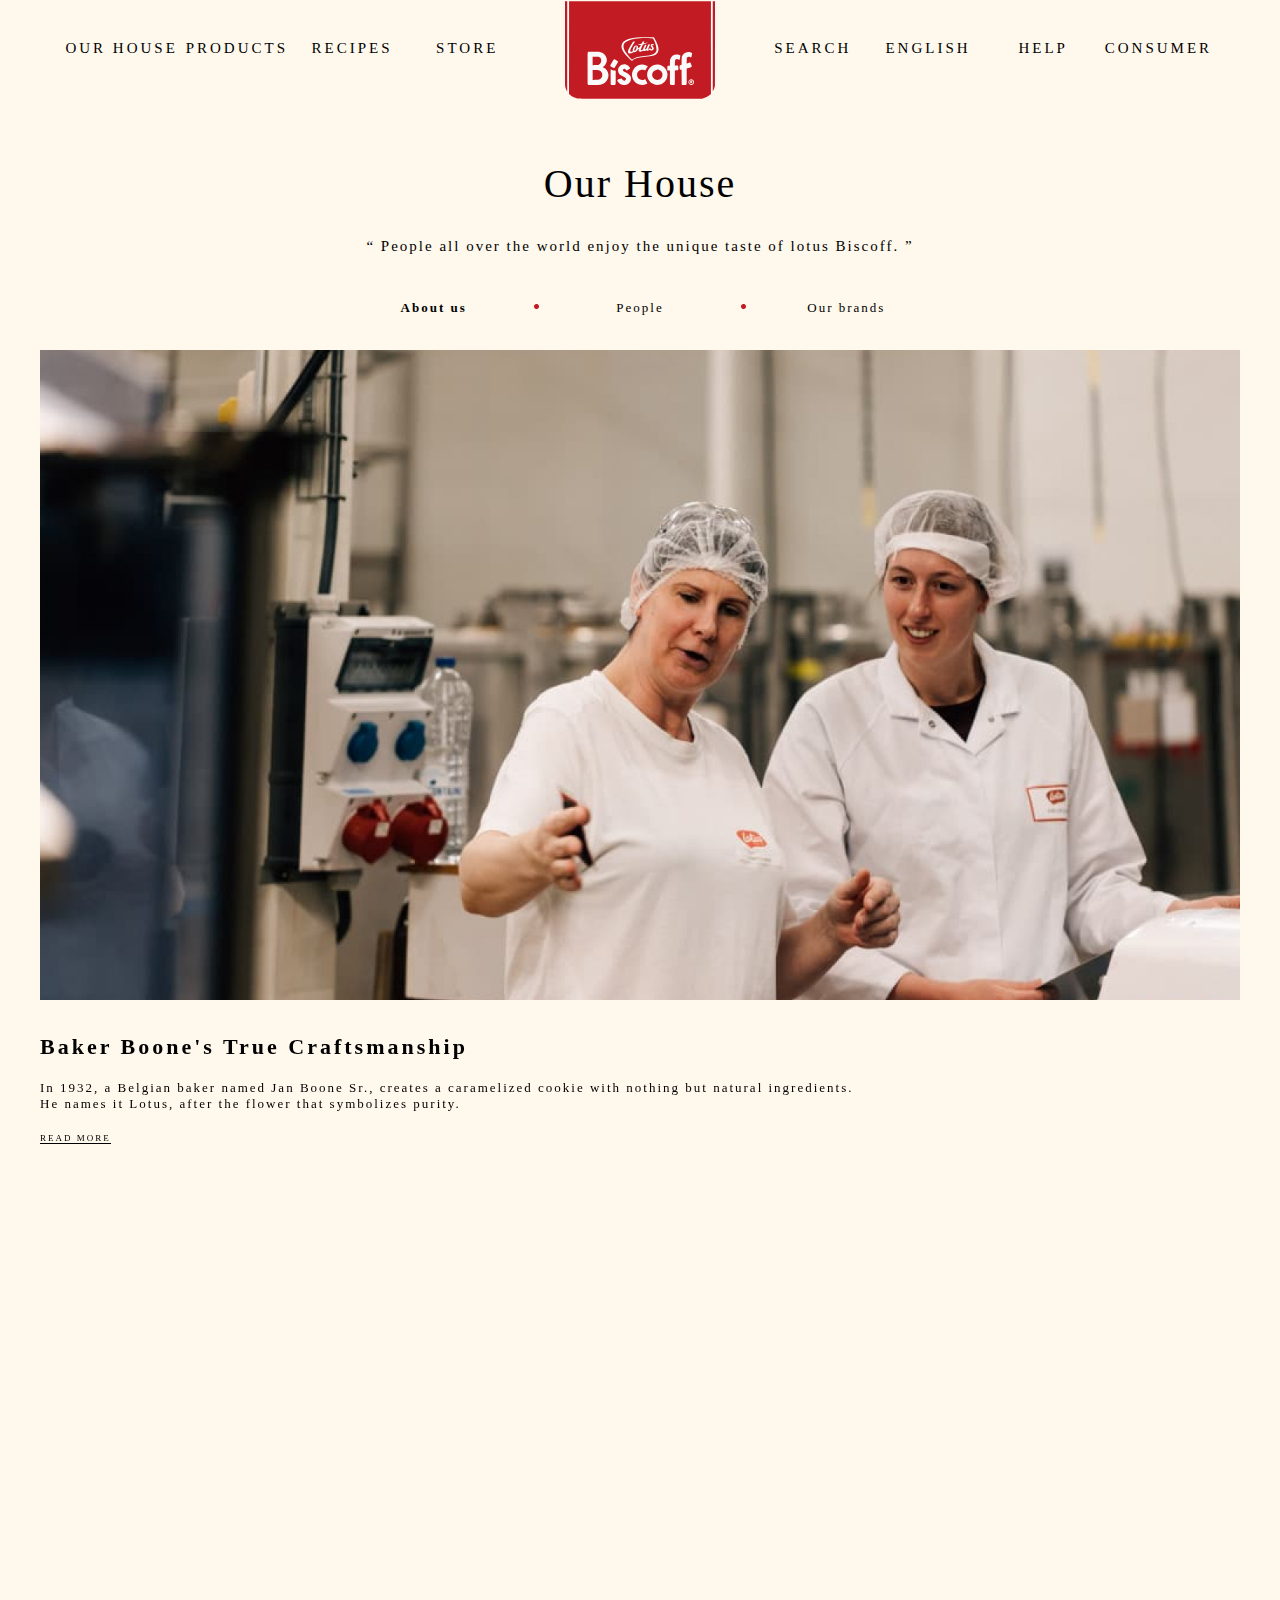
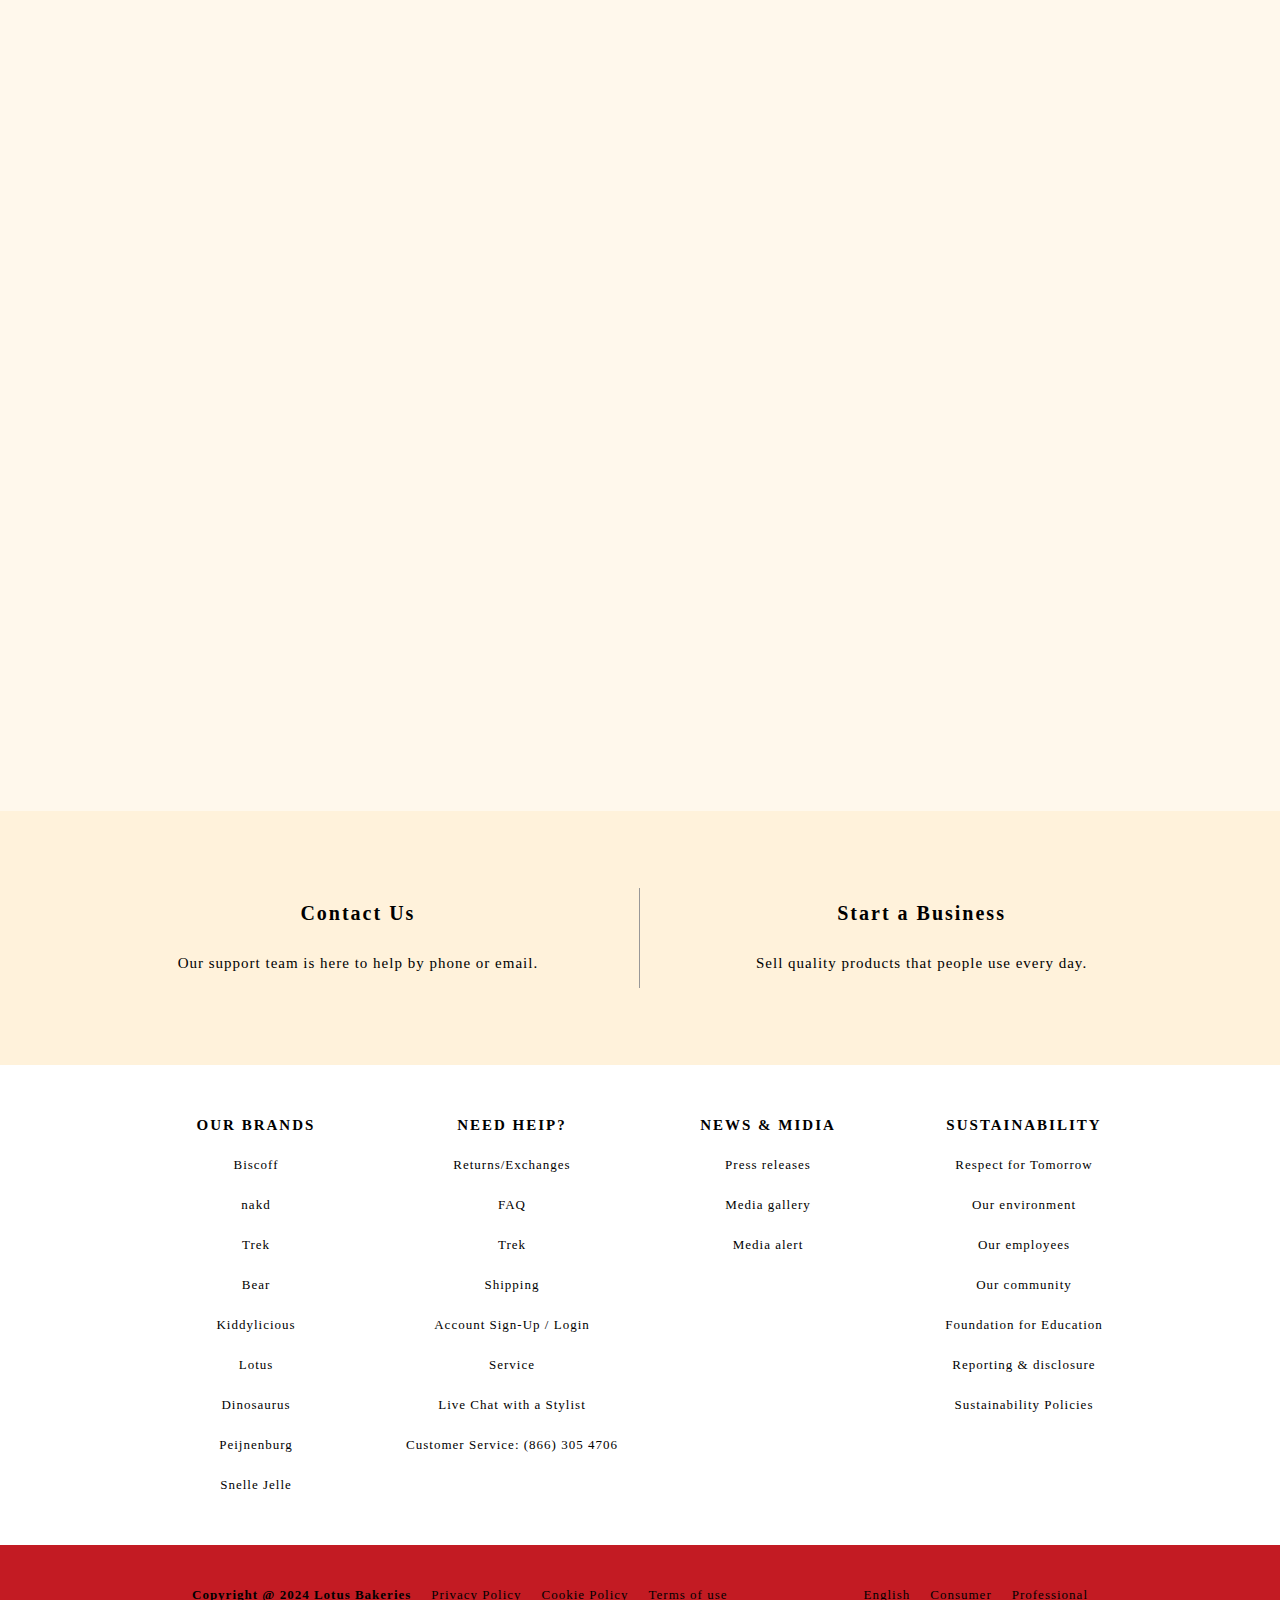
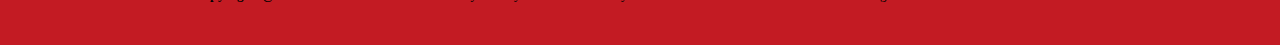
<file: lotus/lotus_about_us.html>
<!DOCTYPE html>
<html lang="en">
<head>
    <meta charset="UTF-8">
    <meta name="viewport" content="width=device-width, initial-scale=1.0">
    <title>lotus_redesign_about_us</title>
    <link rel="stylesheet" href="css/lotus_about_us.css">
    <link href="https://unpkg.com/aos@2.3.1/dist/aos.css" rel="stylesheet">
    <script src="https://unpkg.com/aos@2.3.1/dist/aos.js"></script>
</head>
<body>

    <script>
        AOS.init();
    </script>

    <div class="wrap">

        <header>
            <nav class="gnb">
                <ul class="navi">
                    <li><a href="#">OUR HOUSE</a></li>
                    <li><a href="#">PRODUCTS</a></li>
                    <li><a href="#">RECIPES</a></li>
                    <li><a href="#">STORE</a></li>
                </ul>
            </nav>
    
            <h1 id="logo">
                <a href="index.html"><img src="img/logo.svg" alt="logo"></a>
            </h1>
    
            <div class="etc">
                <ul class="head-etc">
                    <li><a href="#">SEARCH</a></li>
                    <li><a href="#">ENGLISH</a></li>
                    <li><a href="#">HELP</a></li>
                    <li><a href="#">CONSUMER</a></li>
                </ul>
            </div>
        </header>


        <div class="main">
            <div class="inner">
                <div class="title">
                    <div class="our_house">
                        <p>Our House</p>
                        <span>“ People all over the world enjoy the unique taste of lotus Biscoff. ”</span>
                    </div>

                    <div class="page">
                        <ul>
                            <li><a href="lotus_about_us.html">About us</a></li>
                            <div class="radius"><img src="img/Ellipse 1.png" alt="radius"></div>
                            <li><a href="lotus_people.html">People</a></li>
                            <div class="radius"><img src="img/Ellipse 1.png" alt="radius"></div>
                            <li><a href="lotus_brands.html">Our brands</a></li>
                        </ul>
                    </div>
                </div><!--title-->



                <div class="content"
                    data-aos="fade-up"
                    data-aos-duration="2000"
                    data-aos-once="true">
                    <div class="imgbox">
                        <a href="#"><img src="img/content1.jpg" alt="content"></a>
                    </div>
                    <div class="cont_text">
                        <a href="#">Baker Boone's True Craftsmanship</a>
                        <p>In 1932, a Belgian baker named Jan Boone Sr., creates a caramelized cookie with nothing but natural ingredients.
                            <br>He names it Lotus, after the flower that symbolizes purity.
                        </p>
                        <span>READ MORE</span>
                    </div>
                </div><!--content-->


                <div class="sub_content">
                    <div class="box" 
                    data-aos="fade-up"
                    data-aos-duration="2000"
                    data-aos-once="true">
                        <div class="imgbox">
                            <a href="#"><img src="img/content2.jpg" alt="content"></a>
                        </div>
                        <div class="text">
                            <a href="#">Coffee + Lotus Biscoff = The Perfect Match</a>
                            <p>In the 1950s, baker Boone starts wrapping cookies individually.
                                It's an instant hit. It's eagerly snapped up by cafes and restaurants 
                                as the cookie and coffee have complementary profiles. 
                                They boost each other’s flavor. Not surprisingly, the name Lotus Biscoff 
                                itself is a combination of ‘biscuit’ and ‘coffee’.
                            </p>
                            <span>READ MORE</span>
                        </div>
                    </div>

                    <div class="box"
                    data-aos="fade-up"
                    data-aos-duration="2000"
                    data-aos-delay="700"
                    data-aos-once="true">
                        <div class="imgbox">
                            <a href="#"><img src="img/content3.jpg" alt="content"></a>
                        </div>
                        <div class="text">
                            <a href="#">Biscoff Conquers The World</a>
                            <p>Over the years, Lotus Biscoff’s popularity rises far beyond the Belgian border. 
                                Coffee lovers all over the world ask for a Lotus Biscoff with their latte or espresso. 
                                Lotus soon finds more ways to enjoy the unique taste of these cookies by creating
                                a cookie butter and a delicious ice cream.
                            </p>
                            <span>READ MORE</span>
                        </div>
                    </div>
                </div><!--sub_content-->


                <div class="sub_content">
                    <div class="box" 
                    data-aos="fade-up"
                    data-aos-duration="2000"
                    data-aos-once="true">
                        <div class="imgbox">
                            <a href="#"><img src="img/content4.jpg" alt="content"></a>
                        </div>
                        <div class="text">
                            <a href="#">Luckily Some Things Never Change!</a>
                            <p>Today, Lotus Bakeries is still family-owned and based in its home town. 
                                The ingredients of Lotus Biscoff are as pure, the taste as unique, and the cookie 
                                as crunchy as ever. Every year, there are 6 billion of them coming 
                                out of the oven, savored on all 7 continents.
                            </p>
                            <span>READ MORE</span>
                        </div>
                    </div>

                    <div class="box"
                    data-aos="fade-up"
                    data-aos-duration="2000"
                    data-aos-delay="700"
                    data-aos-once="true">
                        <div class="imgbox">
                            <a href="#"><img src="img/content5.png" alt="content"></a>
                        </div>
                        <div class="text">
                            <a href="#">More Than Just A Cookie</a>
                            <p>Lotus Biscoff has become much more than coffee's favorite companion. 
                                Chefs all over the world use the Lotus Biscoff cookie as an ingredient 
                                for delicious desserts, like tiramisu or Lotus Biscoff mousse.
                            </p>
                            <span>READ MORE</span>
                        </div>
                    </div>
                </div><!--sub_content-->
            </div><!--inner-->
        </div><!--main-->

    </div><!--wrap-->






    <footer>
        <div class="box1">
            <div class="contact">
                <a href="#">
                    <p>Contact Us</p>
                    <span>Our support team is here to help by phone or email.</span>
                </a>
            </div>

            <div class="business">
                <a href="#">
                    <p>Start a Business</p>
                    <span>Sell quality products that people use every day.</span>
                </a>
            </div>
        </div>




        <div class="box2">
            <ul class="foot-navi">
                <li><a href="#">OUR BRANDS</a>
                    <ul class="foot-sub">
                        <li><a href="#">Biscoff</a></li>
                        <li><a href="#">nakd</a></li>
                        <li><a href="#">Trek</a></li>
                        <li><a href="#">Bear</a></li>
                        <li><a href="#">Kiddylicious</a></li>
                        <li><a href="#">Lotus</a></li>
                        <li><a href="#">Dinosaurus</a></li>
                        <li><a href="#">Peijnenburg</a></li>
                        <li><a href="#">Snelle Jelle</a></li>
                    </ul>
                </li>

                <li><a href="#">NEED HEIP?</a>
                    <ul class="foot-sub">
                        <li><a href="#">Returns/Exchanges</a></li>
                        <li><a href="#">FAQ</a></li>
                        <li><a href="#">Trek</a></li>
                        <li><a href="#">Shipping</a></li>
                        <li><a href="#">Account Sign-Up / Login</a></li>
                        <li><a href="#">Service</a></li>
                        <li><a href="#">Live Chat with a Stylist</a></li>
                        <li><a href="#">Customer Service: (866) 305 4706</a></li>
                    </ul>  
                </li>

                <li><a href="#">NEWS & MIDIA</a>
                    <ul class="foot-sub">
                        <li><a href="#">Press releases</a></li>
                        <li><a href="#">Media gallery</a></li>
                        <li><a href="#">Media alert</a></li>
                    </ul>
                </li>

                <li><a href="#">SUSTAINABILITY</a>
                    <ul class="foot-sub">
                        <li><a href="#">Respect for Tomorrow</a></li>
                        <li><a href="#">Our environment</a></li>
                        <li><a href="#">Our employees</a></li>
                        <li><a href="#">Our community</a></li>
                        <li><a href="#">Foundation for Education</a></li>
                        <li><a href="#">Reporting & disclosure</a></li>
                        <li><a href="#">Sustainability Policies</a></li>
                    </ul>
                </li>
            </ul>
        </div>



        <div class="box3">
            <div class="box3-inner">
                <div class="copy">
                    <ul>
                        <li><a href="#"><span>Copyright @ 2024 Lotus Bakeries</span></a></li>
                        <li><a href="#">Privacy Policy</a></li>
                        <li><a href="#">Cookie Policy</a></li>
                        <li><a href="#">Terms of use</a></li>
                    </ul>
                </div>
                
                <div class="foot-etc">
                    <ul>
                        <li><a href="#">English</a></li>
                        <li><a href="#">Consumer</a></li>
                        <li><a href="#">Professional</a></li>
                    </ul>
                </div>
            </div>
        </div>
    </footer>
    
</body>
</html>
</file>
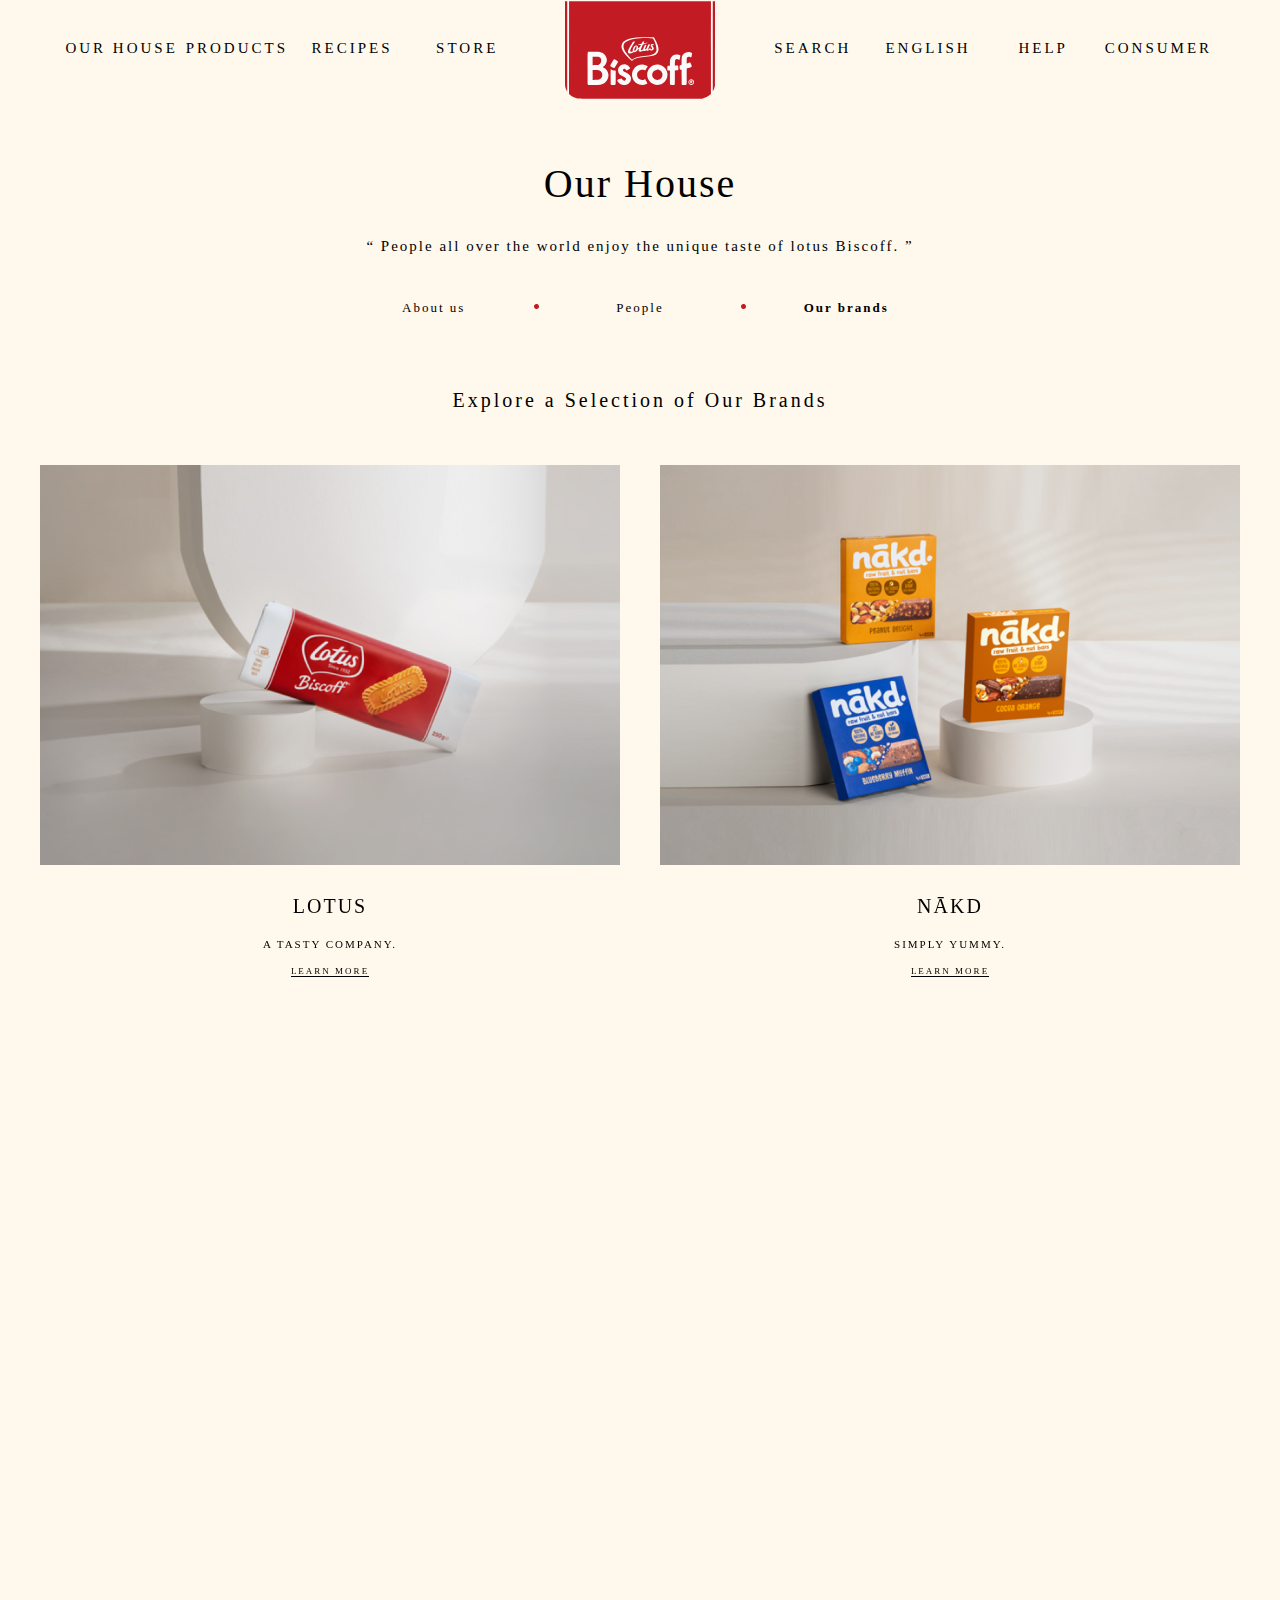
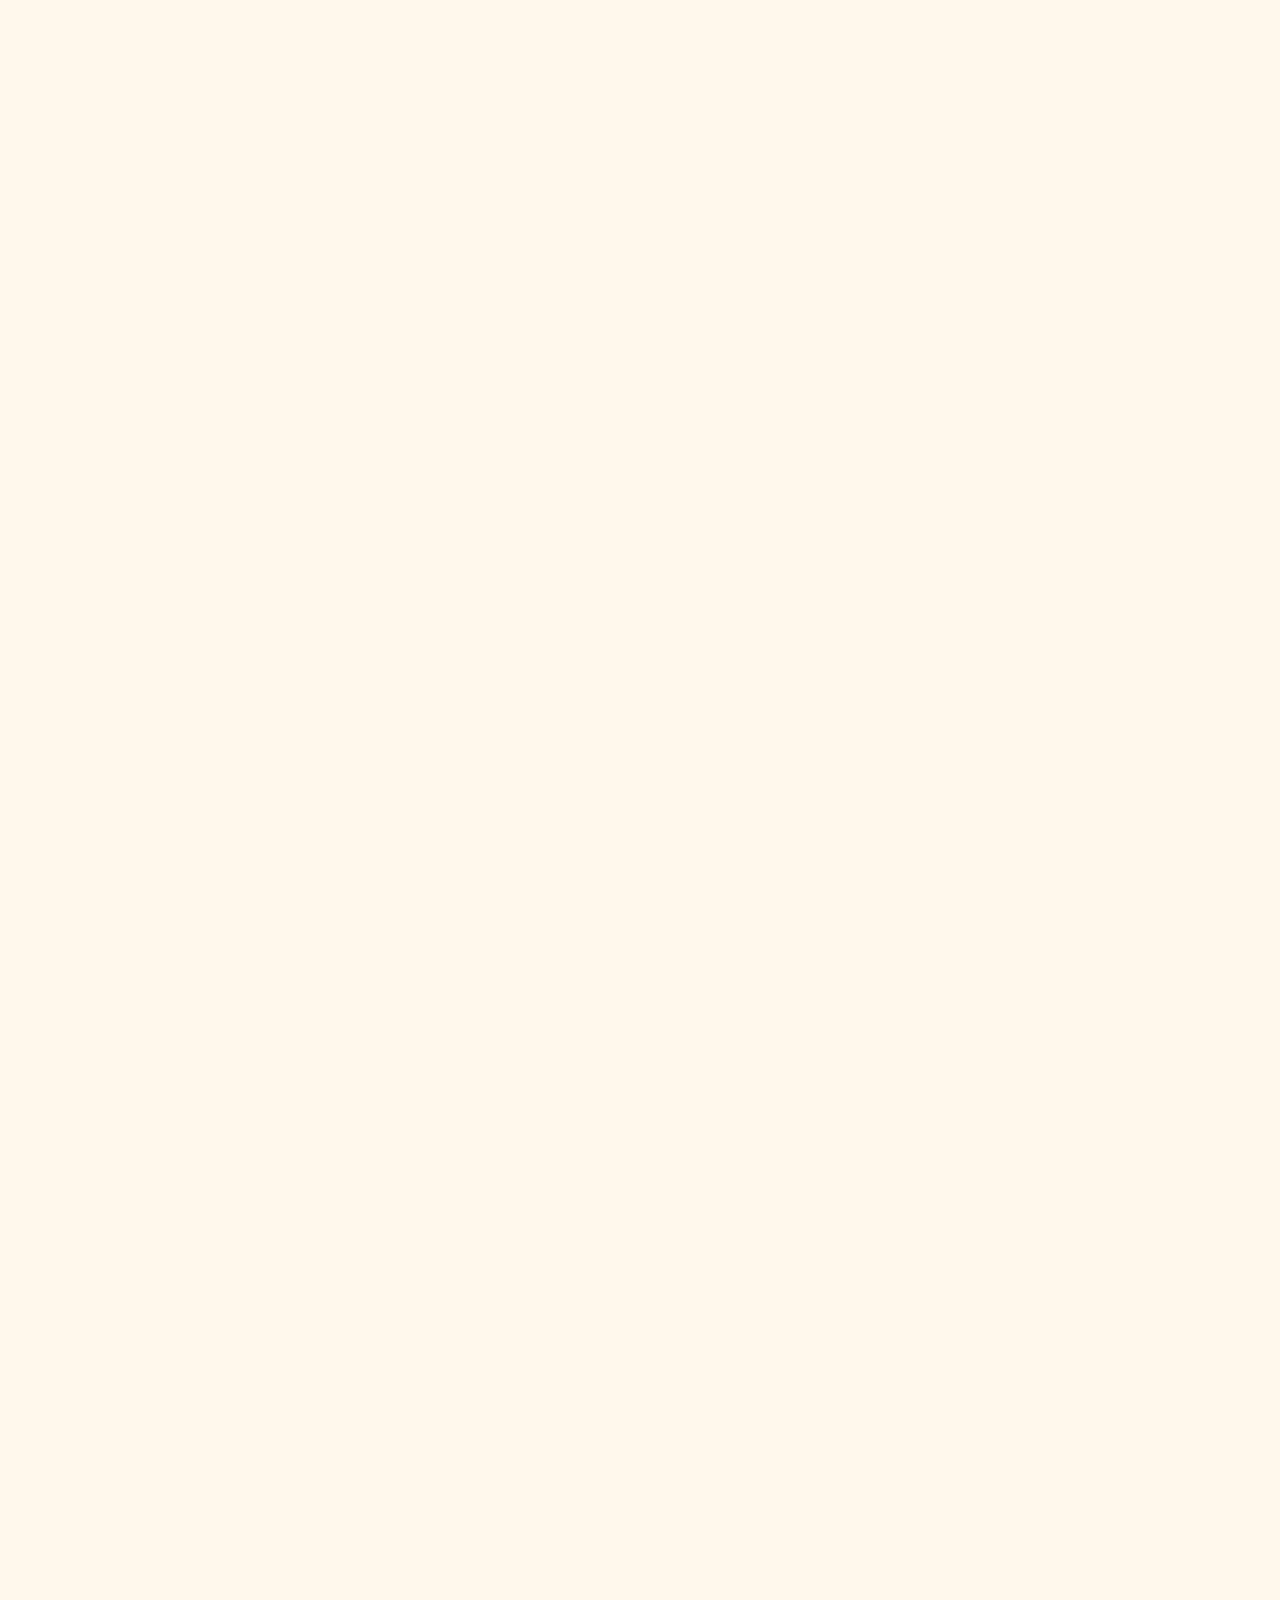
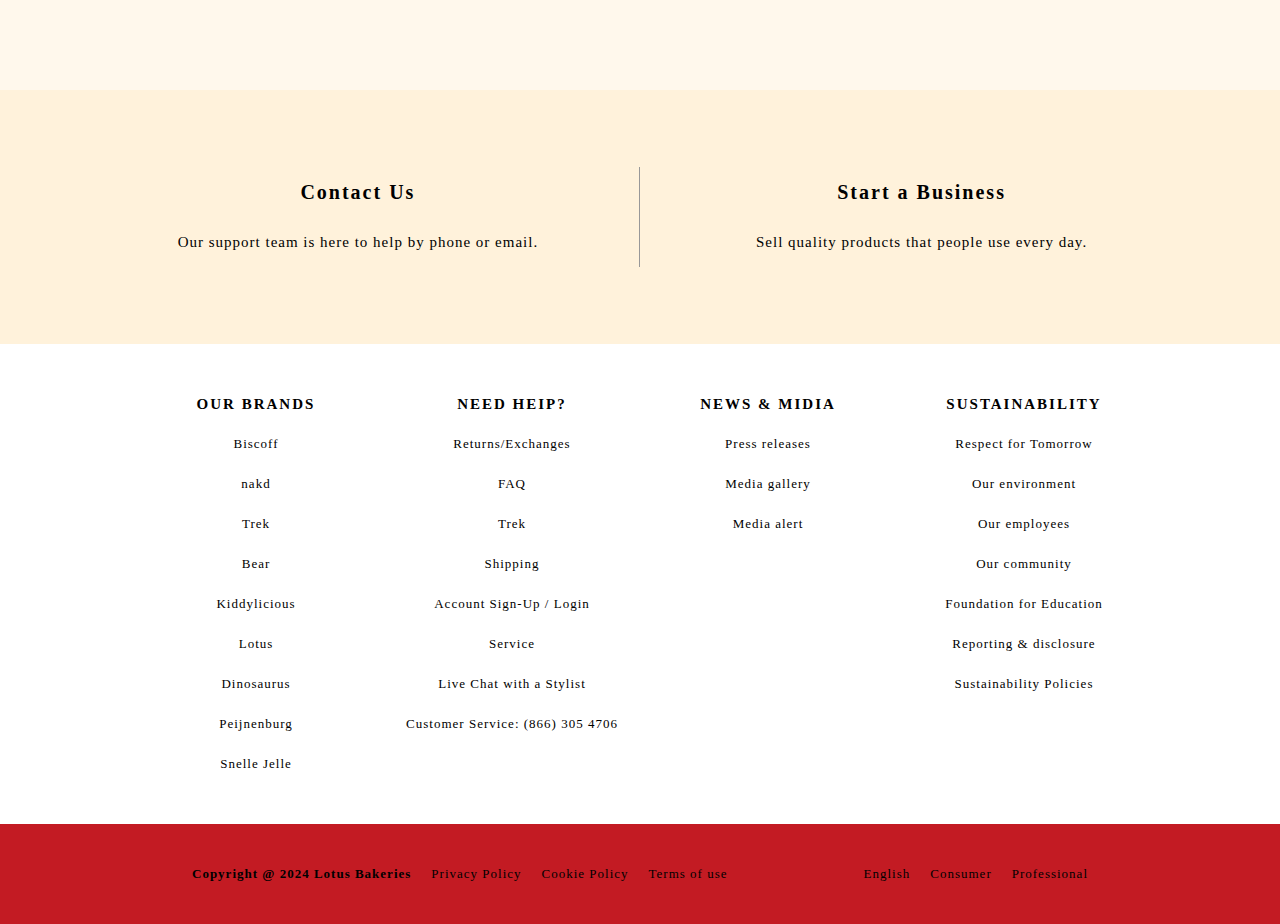
<file: lotus/lotus_brands.html>
<!DOCTYPE html>
<html lang="en">
<head>
    <meta charset="UTF-8">
    <meta name="viewport" content="width=device-width, initial-scale=1.0">
    <title>lotus_redesign_brands</title>
    <link rel="stylesheet" href="css/lotus_brands.css">
    <link href="https://unpkg.com/aos@2.3.1/dist/aos.css" rel="stylesheet">
    <script src="https://unpkg.com/aos@2.3.1/dist/aos.js"></script>
</head>
<body>

<script>
    AOS.init();
</script>


<div class="wrap">

    <header>
        <nav class="gnb">
            <ul class="navi">
                <li><a href="#">OUR HOUSE</a></li>
                <li><a href="#">PRODUCTS</a></li>
                <li><a href="#">RECIPES</a></li>
                <li><a href="#">STORE</a></li>
            </ul>
        </nav>

        <h1 id="logo">
            <a href="index.html"><img src="img/logo.svg" alt="logo"></a>
        </h1>

        <div class="etc">
            <ul class="head-etc">
                <li><a href="#">SEARCH</a></li>
                <li><a href="#">ENGLISH</a></li>
                <li><a href="#">HELP</a></li>
                <li><a href="#">CONSUMER</a></li>
            </ul>
        </div>
    </header>



    <div class="main">
        <div class="inner">
            <div class="title">
                <div class="our_house">
                    <p>Our House</p>
                    <span>“ People all over the world enjoy the unique taste of lotus Biscoff. ”</span>
                </div>

                <div class="page">
                    <ul>
                        <li><a href="lotus_about_us.html">About us</a></li>
                        <div class="radius"><img src="img/Ellipse 1.png" alt="radius"></div>
                        <li><a href="lotus_people.html">People</a></li>
                        <div class="radius"><img src="img/Ellipse 1.png" alt="radius"></div>
                        <li><a href="lotus_brands.html">Our brands</a></li>
                    </ul>
                </div>
            </div><!--title-->


            <div class="text_box">
                <a href="#">Explore a Selection of Our Brands</a>
            </div>


            <div class="content">
                <div class="box"
                data-aos="fade-up"
                data-aos-duration="2000"
                data-aos-once="true">
                    <div class="imgbox">
                        <a href="#"><img src="img/lotus.png" alt="lotus"></a>
                    </div>
                    <div class="text">
                        <a href="#">LOTUS</a>
                        <p>A TASTY COMPANY.</p>
                        <span>LEARN MORE</span>
                    </div>
                </div><!--box-->

                <div class="box"
                data-aos="fade-up"
                data-aos-duration="2000"
                data-aos-delay="700"
                data-aos-once="true">
                    <div class="imgbox">
                        <a href="#"><img src="img/nakd.png" alt="lotus"></a>
                    </div>
                    <div class="text">
                        <a href="#">NĀKD</a>
                        <p>SIMPLY YUMMY.</p>
                        <span>LEARN MORE</span>
                    </div>
                </div><!--box-->
            </div><!--content-->


            <div class="content">
                <div class="box"
                data-aos="fade-up"
                data-aos-duration="2000"
                data-aos-once="true">
                    <div class="imgbox">
                        <a href="#"><img src="img/trek.png" alt="lotus"></a>
                    </div>
                    <div class="text">
                        <a href="#">TREK</a>
                        <p>KEEPS YOU GOING.</p>
                        <span>LEARN MORE</span>
                    </div>
                </div><!--box-->

                <div class="box"
                data-aos="fade-up"
                data-aos-duration="2000"
                data-aos-delay="700"
                data-aos-once="true">
                    <div class="imgbox">
                        <a href="#"><img src="img/bear.png" alt="lotus"></a>
                    </div>
                    <div class="text">
                        <a href="#">BEAR</a>
                        <p>JUST FRUIT. JUST VEG. ABSOLUTELY NOTHING ELSE.</p>
                        <span>LEARN MORE</span>
                    </div>
                </div><!--box-->
            </div><!--content-->



            <div class="content">
                <div class="box"
                data-aos="fade-up"
                data-aos-duration="2000"
                data-aos-once="true">
                    <div class="imgbox">
                        <a href="#"><img src="img/kiddylicious.png" alt="lotus"></a>
                    </div>
                    <div class="text">
                        <a href="#">KIDDYLICIOUS</a>
                        <p>WINNING AT TINY TUMMY YUMMINESS.</p>
                        <span>LEARN MORE</span>
                    </div>
                </div><!--box-->

                <div class="box"
                data-aos="fade-up"
                data-aos-duration="2000"
                data-aos-delay="700"
                data-aos-once="true">
                    <div class="imgbox">
                        <a href="#"><img src="img/dinosaurus.png" alt="lotus"></a>
                    </div>
                    <div class="text">
                        <a href="#">DINOSAURUS</a>
                        <p>DO. TRY. DISCOVER.</p>
                        <span>LEARN MORE</span>
                    </div>
                </div><!--box-->
            </div><!--content-->



            <div class="content">
                <div class="box"
                data-aos="fade-up"
                data-aos-duration="2000"
                data-aos-once="true">
                    <div class="imgbox">
                        <a href="#"><img src="img/peijnenburg.png" alt="lotus"></a>
                    </div>
                    <div class="text">
                        <a href="#">PEIJNENBURG</a>
                        <p>MORE THAN 130 YEARS OF TASTINESS.</p>
                        <span>LEARN MORE</span>
                    </div>
                </div><!--box-->

                <div class="box"
                data-aos="fade-up"
                data-aos-duration="2000"
                data-aos-delay="700"
                data-aos-once="true">
                    <div class="imgbox">
                        <a href="#"><img src="img/snellejelle.png" alt="lotus"></a>
                    </div>
                    <div class="text">
                        <a href="#">SNELLE JELLE</a>
                        <p>NATURAL ENERGY ON THE GO.</p>
                        <span>LEARN MORE</span>
                    </div>
                </div><!--box-->
            </div><!--content-->



            <div class="content">
                <div class="box"
                data-aos="fade-up"
                data-aos-duration="2000"
                data-aos-once="true">
                    <div class="imgbox">
                        <a href="#"><img src="img/annas.png" alt="lotus"></a>
                    </div>
                    <div class="text">
                        <a href="#">ANNAS</a>
                        <p>A SWEDISH CLASSIC.</p>
                        <span>LEARN MORE</span>
                    </div>
                </div><!--box-->

                <div class="box"
                data-aos="fade-up"
                data-aos-duration="2000"
                data-aos-delay="700"
                data-aos-once="true">
                    <div class="imgbox">
                        <a href="#"><img src="img/petersyard.png" alt="lotus"></a>
                    </div>
                    <div class="text">
                        <a href="#">PETER'S YARD</a>
                        <p>GOOD THINGS TAKE TIME.</p>
                        <span>LEARN MORE</span>
                    </div>
                </div><!--box-->
            </div><!--content-->
        </div><!--inner-->
    </div><!--main-->


</div><!--wrap-->




<footer>
    <div class="box1">
        <div class="contact">
            <a href="#">
                <p>Contact Us</p>
                <span>Our support team is here to help by phone or email.</span>
            </a>
        </div>

        <div class="business">
            <a href="#">
                <p>Start a Business</p>
                <span>Sell quality products that people use every day.</span>
            </a>
        </div>
    </div>




    <div class="box2">
        <ul class="foot-navi">
            <li><a href="#">OUR BRANDS</a>
                <ul class="foot-sub">
                    <li><a href="#">Biscoff</a></li>
                    <li><a href="#">nakd</a></li>
                    <li><a href="#">Trek</a></li>
                    <li><a href="#">Bear</a></li>
                    <li><a href="#">Kiddylicious</a></li>
                    <li><a href="#">Lotus</a></li>
                    <li><a href="#">Dinosaurus</a></li>
                    <li><a href="#">Peijnenburg</a></li>
                    <li><a href="#">Snelle Jelle</a></li>
                </ul>
            </li>

            <li><a href="#">NEED HEIP?</a>
                <ul class="foot-sub">
                    <li><a href="#">Returns/Exchanges</a></li>
                    <li><a href="#">FAQ</a></li>
                    <li><a href="#">Trek</a></li>
                    <li><a href="#">Shipping</a></li>
                    <li><a href="#">Account Sign-Up / Login</a></li>
                    <li><a href="#">Service</a></li>
                    <li><a href="#">Live Chat with a Stylist</a></li>
                    <li><a href="#">Customer Service: (866) 305 4706</a></li>
                </ul>  
            </li>

            <li><a href="#">NEWS & MIDIA</a>
                <ul class="foot-sub">
                    <li><a href="#">Press releases</a></li>
                    <li><a href="#">Media gallery</a></li>
                    <li><a href="#">Media alert</a></li>
                </ul>
            </li>

            <li><a href="#">SUSTAINABILITY</a>
                <ul class="foot-sub">
                    <li><a href="#">Respect for Tomorrow</a></li>
                    <li><a href="#">Our environment</a></li>
                    <li><a href="#">Our employees</a></li>
                    <li><a href="#">Our community</a></li>
                    <li><a href="#">Foundation for Education</a></li>
                    <li><a href="#">Reporting & disclosure</a></li>
                    <li><a href="#">Sustainability Policies</a></li>
                </ul>
            </li>
        </ul>
    </div>



    <div class="box3">
        <div class="box3-inner">
            <div class="copy">
                <ul>
                    <li><a href="#"><span>Copyright @ 2024 Lotus Bakeries</span></a></li>
                    <li><a href="#">Privacy Policy</a></li>
                    <li><a href="#">Cookie Policy</a></li>
                    <li><a href="#">Terms of use</a></li>
                </ul>
            </div>
            
            <div class="foot-etc">
                <ul>
                    <li><a href="#">English</a></li>
                    <li><a href="#">Consumer</a></li>
                    <li><a href="#">Professional</a></li>
                </ul>
            </div>
        </div>
    </div>
</footer>
    
    
</body>
</html>
</file>
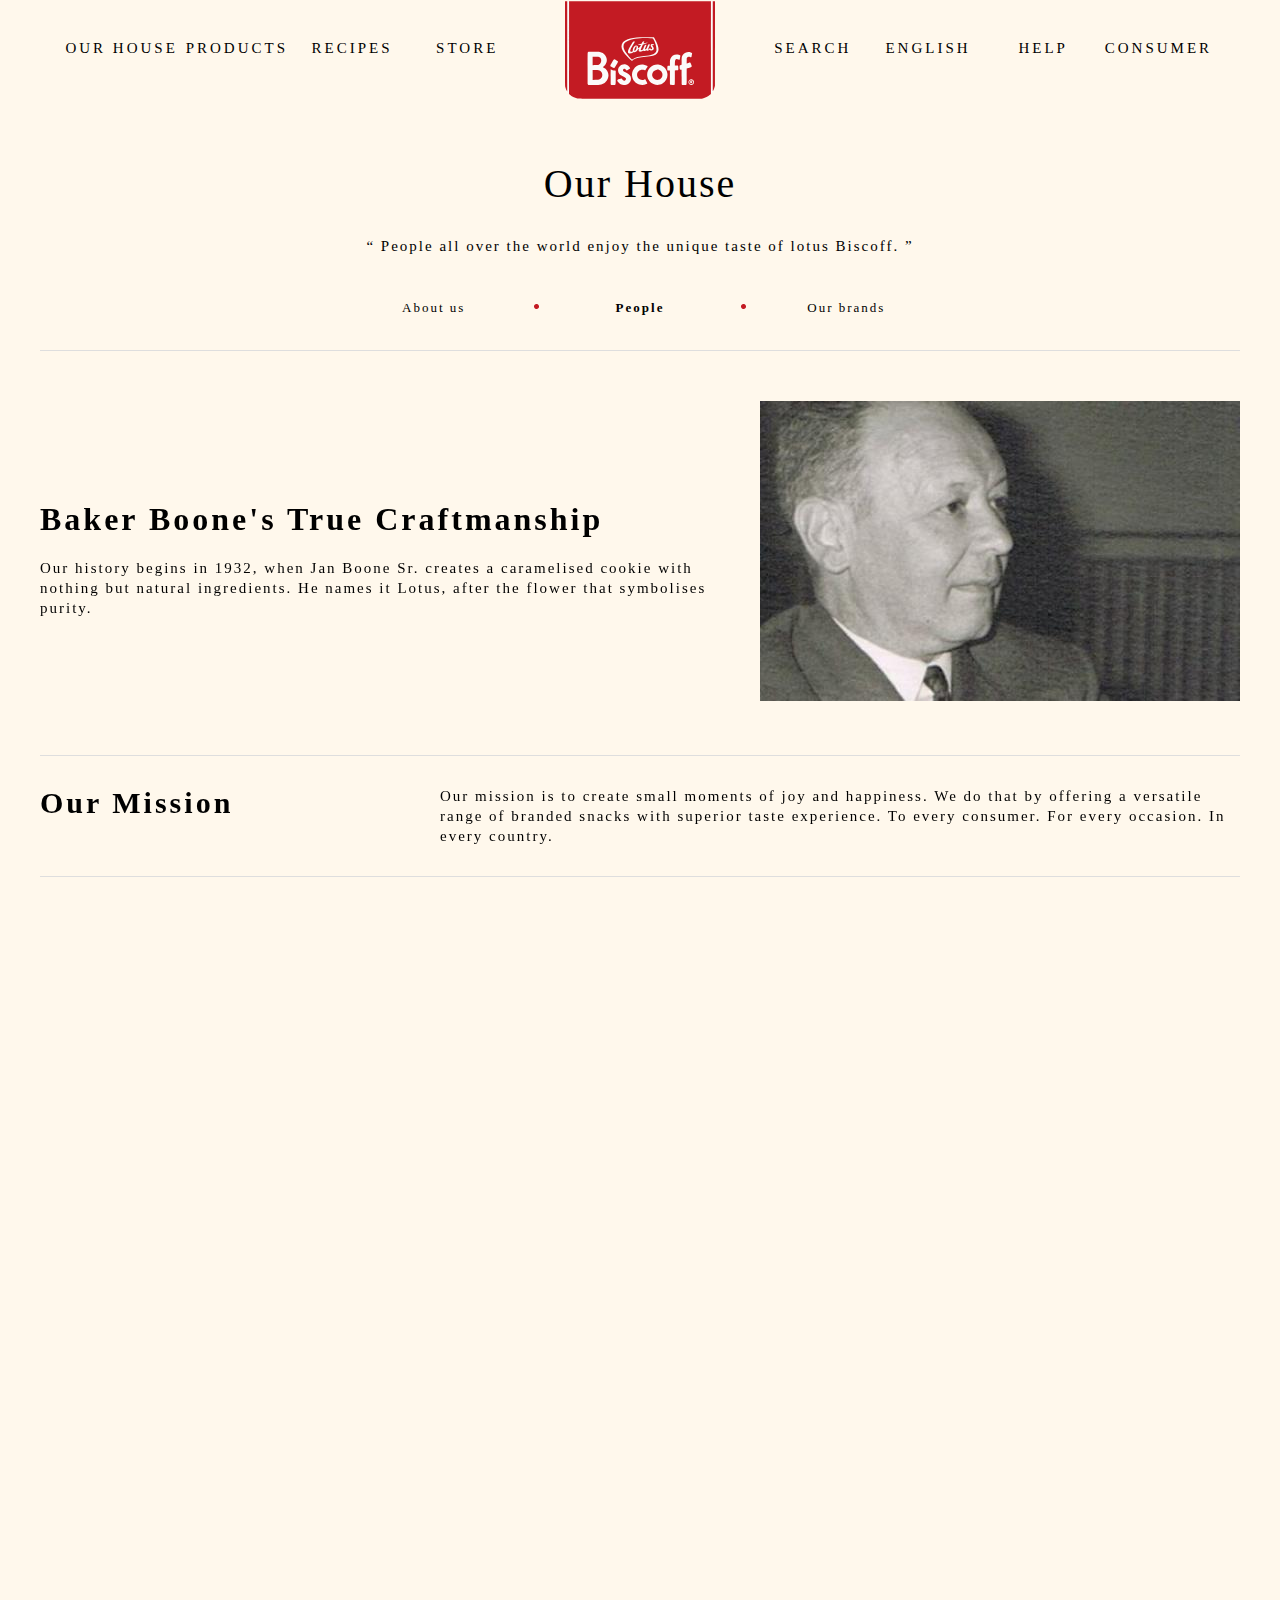
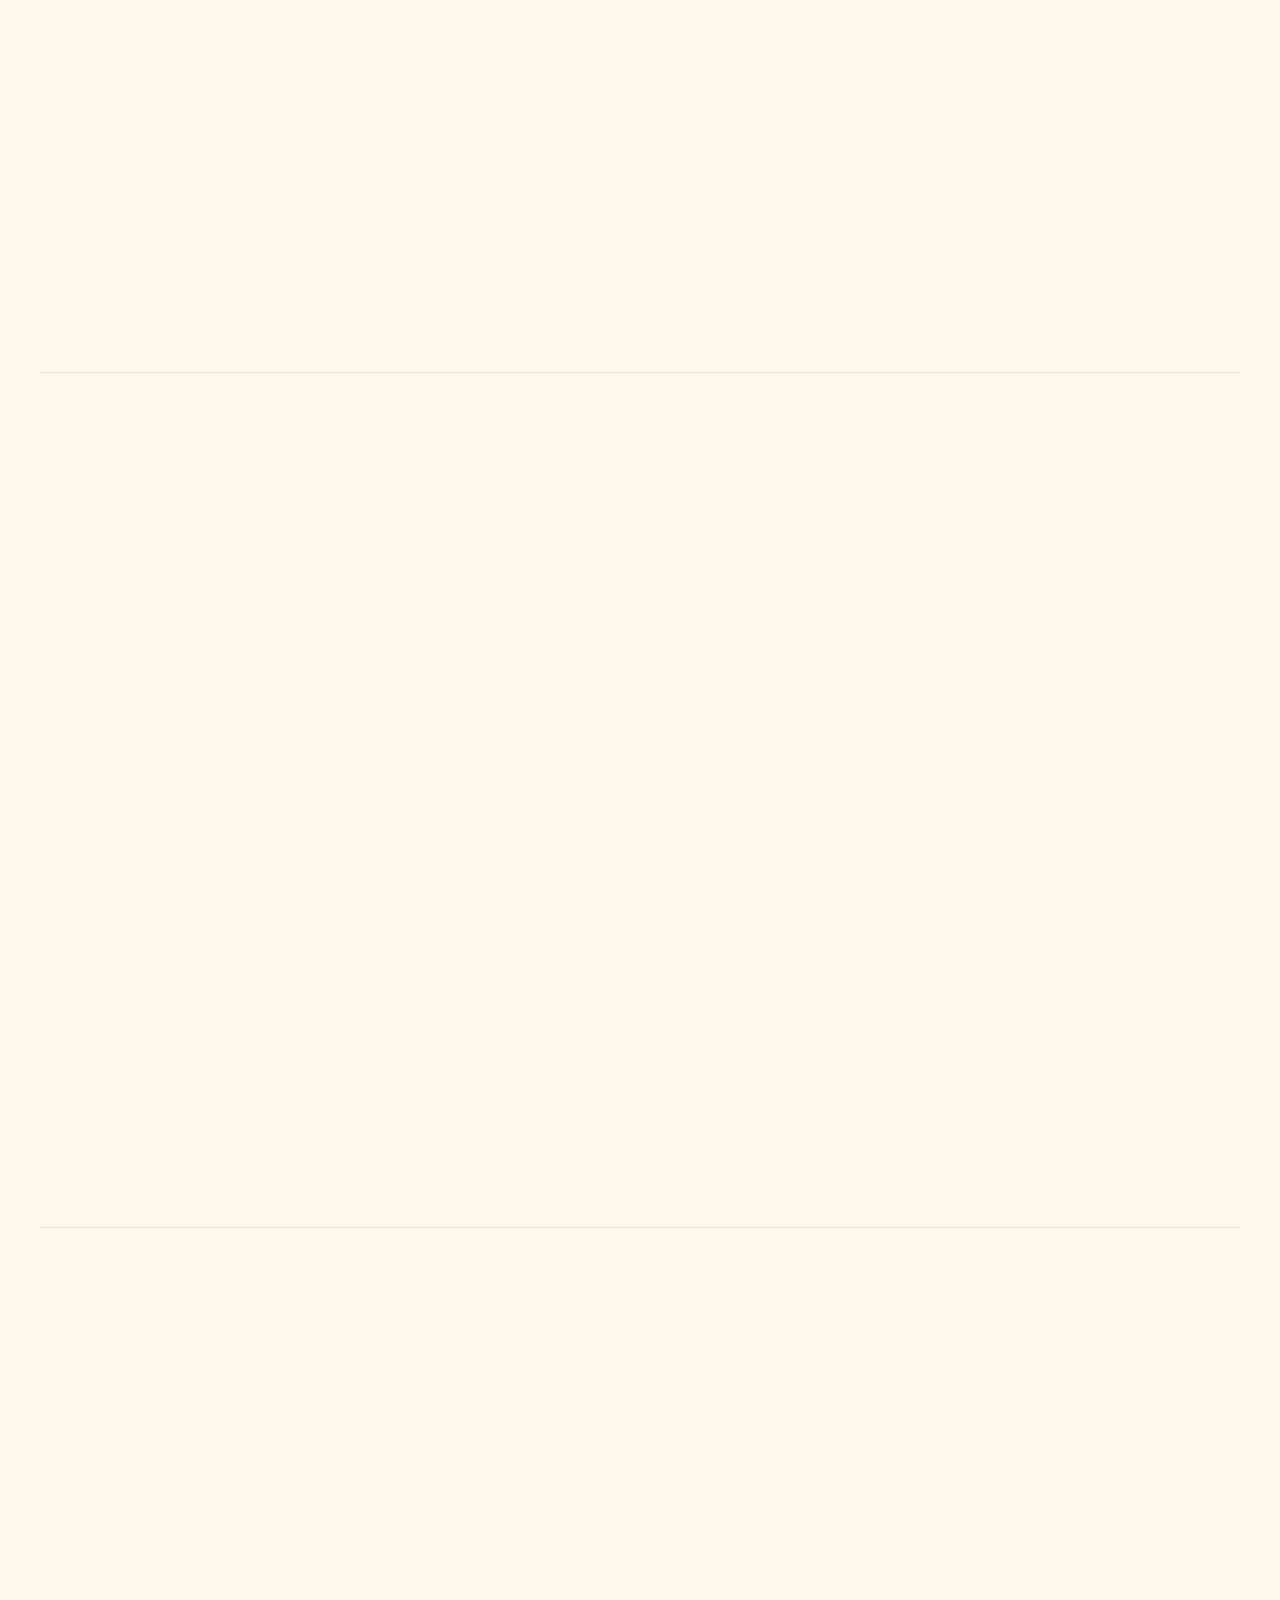
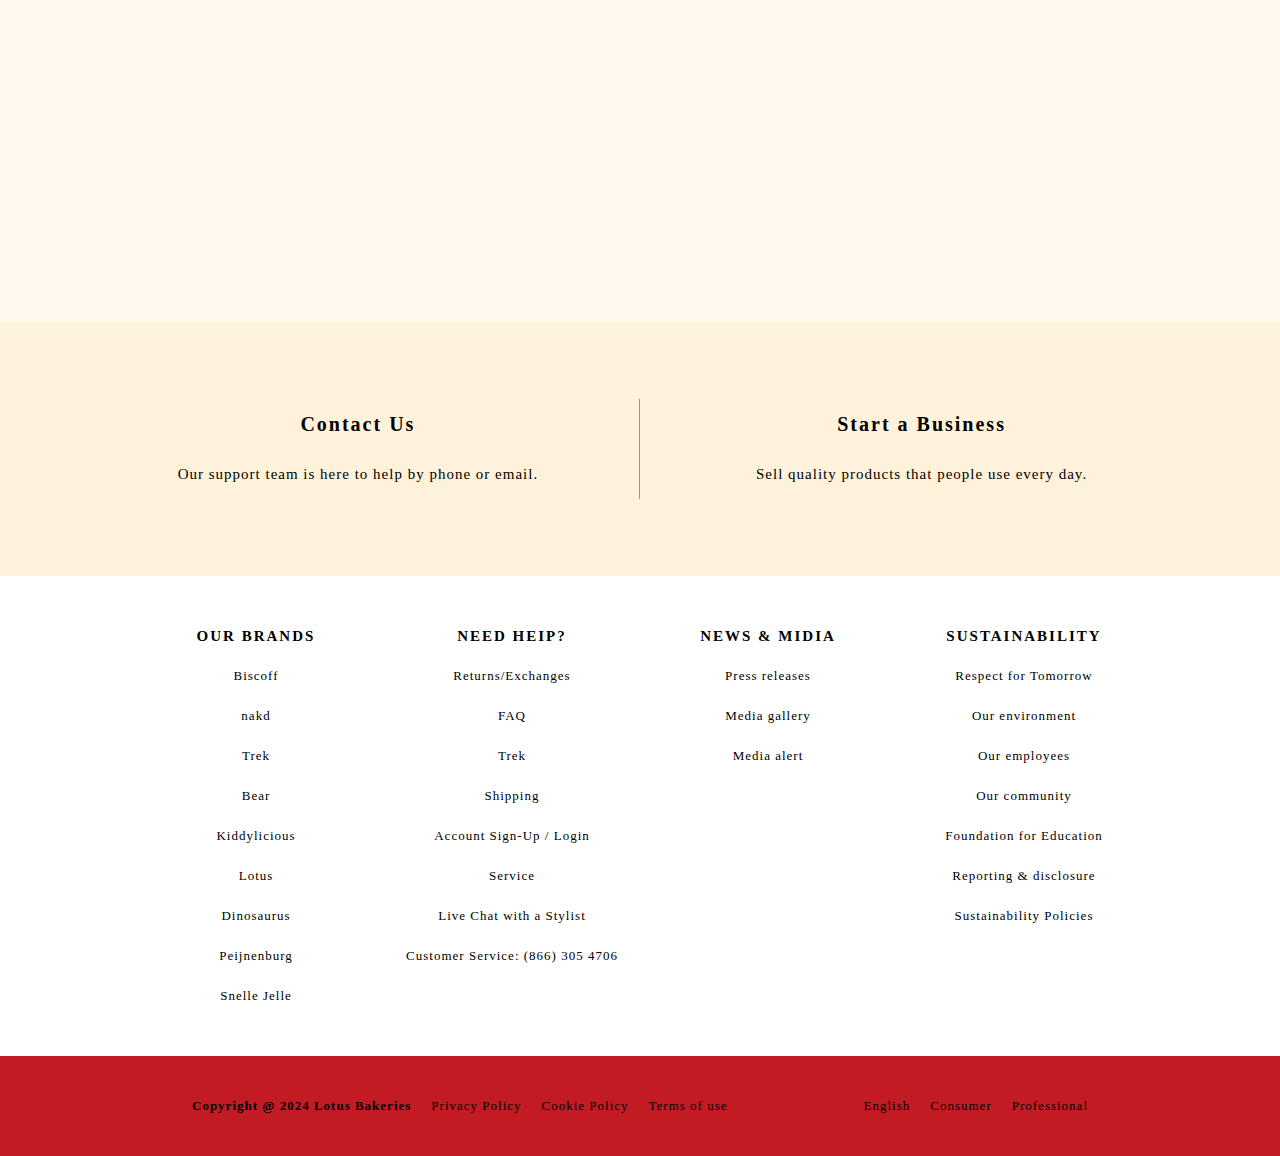
<file: lotus/lotus_people.html>
<!DOCTYPE html>
<html lang="en">
<head>
    <meta charset="UTF-8">
    <meta name="viewport" content="width=device-width, initial-scale=1.0">
    <title>lotus_redesign_people</title>
    <link rel="stylesheet" href="css/lotus_people.css">
    <link href="https://unpkg.com/aos@2.3.1/dist/aos.css" rel="stylesheet">
    <script src="https://unpkg.com/aos@2.3.1/dist/aos.js"></script>
</head>
<body>
    
    <script>
        AOS.init();
    </script>
        
    
    <div class="wrap">
        
        <header>
            <nav class="gnb">
                <ul class="navi">
                    <li><a href="#">OUR HOUSE</a></li>
                    <li><a href="#">PRODUCTS</a></li>
                    <li><a href="#">RECIPES</a></li>
                    <li><a href="#">STORE</a></li>
                </ul>
            </nav>
    
            <h1 id="logo">
                <a href="index.html"><img src="img/logo.svg" alt="logo"></a>
            </h1>
    
            <div class="etc">
                <ul class="head-etc">
                    <li><a href="#">SEARCH</a></li>
                    <li><a href="#">ENGLISH</a></li>
                    <li><a href="#">HELP</a></li>
                    <li><a href="#">CONSUMER</a></li>
                </ul>
            </div>
        </header>


        <div class="main">
            <div class="inner">
                <div class="title">
                    <div class="our_house">
                        <p>Our House</p>
                        <span>“ People all over the world enjoy the unique taste of lotus Biscoff. ”</span>
                    </div>

                    <div class="page">
                        <ul>
                            <li><a href="lotus_about_us.html">About us</a></li>
                            <div class="radius"><img src="img/Ellipse 1.png" alt="radius"></div>
                            <li><a href="lotus_people.html">People</a></li>
                            <div class="radius"><img src="img/Ellipse 1.png" alt="radius"></div>
                            <li><a href="lotus_brands.html">Our brands</a></li>
                        </ul>
                    </div>
                </div><!--title-->


                <div class="content" 
                    data-aos="fade-up"
                    data-aos-duration="2000"
                    data-aos-once="true">
                    <div class="cont_text">
                        <a href="#">Baker Boone's True Craftmanship</a>
                        <p>Our history begins in 1932, when Jan Boone Sr. 
                            creates a caramelised cookie with nothing but natural ingredients. 
                            He names it Lotus, after the flower that symbolises purity.
                        </p>
                    </div>
                    <a href="#"><img src="img/people1.jpg" alt="people"></a>
                </div><!--content-->



                <div class="sub_content">
                    <div class="cont_box1" 
                        data-aos="fade-up"
                        data-aos-duration="2000"
                        data-aos-once="true">
                        <div class="sub_cont_text">
                            <div class="title_box"><a href="#">Our Mission</a></div>
                            <div class="text_box">
                                <p>Our mission is to create small moments of joy and happiness. 
                                    We do that by offering a versatile range of branded snacks with superior taste experience. 
                                    To every consumer. For every occasion. In every country.
                                </p>
                            </div>
                        </div>
                    </div>


                    <div class="cont_box2" 
                        data-aos="fade-up"
                        data-aos-duration="2000"
                        data-aos-once="true">
                        <div class="sub_cont_text">
                            <div class="title_box"><a href="#">Our Vision</a></div>
                            <div class="text_box">
                                <p>Lotus Bakeries wishes to base its sustainable profitable growth on offering a versatile
                                    range of branded snacks of superior taste for every consumption occasion, while 
                                    maximising opportunities for generations to come.
                                </p>
                            </div>
                        </div>
                    </div>


                    <div class="cont_box3">
                        <div class="sub_cont_text"
                        data-aos="fade-up"
                        data-aos-duration="2000"
                        data-aos-once="true">
                            <div class="title_box"><a href="#">BISCOFF®</a></div>
                            <div class="text_box">
                                <span>Globalisation of Biscoff® products with Lotus® Biscoff® - ultimately - at the top of global brands</span>
                                <p>The first pillar focuses on the globalisation of Lotus’ original caramelised cookie taste, marketed 
                                    under the Biscoff® brand. Lotus® Biscoff® enjoys success across national borders and cultural 
                                    differences – a quite exceptional situation in the food sector.
                                    Lotus® Biscoff® is now enjoyed in about seventy countries.
                                </p>
                                <p>To support the further internationalisation of Lotus® Biscoff®, Lotus Bakeries operates in fifteen
                                    countries with its own sales offices and its own sales teams. Cooperation also 
                                takes place with local commercial partners in some fifty countries.
                                </p>
                            </div>
                        </div>
                        <a href="#"
                        data-aos="fade-up"
                        data-aos-duration="2000"
                        data-aos-once="true">
                        <img src="img/people2.jpg" alt="people">
                        </a>
                    </div>


                    <div class="cont_box4">
                        <div class="sub_cont_text"
                        data-aos="fade-up"
                        data-aos-duration="2000"
                        data-aos-once="true">
                            <div class="title_box"><a href="#">Natural Foods</a></div>
                            <div class="text_box">
                                <span>Investment in a strong healthy snacking business, both in our home market, the United Kingdom,
                                    and internationally, from the Lotus™ Natural foods International HQ in Switzerland</span>
                                <p>The internationalisation of our Natural Foods brands nākd, BEAR, TREK, Kiddylicious and Peter's 
                                    yard forms the second pillar of our strategy. Since 2015, Lotus Bakeries has invested in the natural 
                                    and healthy snacking category with a focus on the strong brands of nākd, BEAR, TREK and Kiddylicious. 
                                    In May 2020, Lotus Bakeries acquired almost all of the remaining shares in British company 
                                    Natural Balance Foods from the founders. As a result, Lotus Bakeries now has full control of the 
                                    entire Natural Foods portfolio. Lotus Bakeries acquired in 2022 100% of the shares of Peter's Yard.
                                </p>
                                <p>To support the further internationalisation of Lotus® Biscoff®, Lotus Bakeries operates in fifteen
                                    countries with its own sales offices and its own sales teams. Cooperation also 
                                takes place with local commercial partners in some fifty countries.
                                </p>
                            </div>
                        </div>
                        <div class="img_box">
                            <a href="#" 
                            data-aos="fade-up"
                            data-aos-duration="2000"
                            data-aos-delay="300"
                            data-aos-once="true">
                            <img src="img/people3.jpg" alt="people">
                            </a>
                            <a href="#" 
                            data-aos="fade-up"
                            data-aos-duration="2000"
                            data-aos-delay="600"
                            data-aos-once="true">
                            <img src="img/people4.jpg" alt="people">
                            </a>
                        </div>
                    </div>


                    <div class="cont_box5">
                        <div class="sub_cont_text"
                        data-aos="fade-up"
                        data-aos-duration="2000"
                        data-aos-once="true">
                            <div class="title_box"><a href="#">Local Heroes</a></div>
                            <div class="text_box">
                                <span>Development of strong market position in our home markets by continuous investments 
                                    in our broad range</span>
                                <p>We are present in Belgium, the Netherlands, France and Sweden with a wide range of local 'hero' 
                                    products: biscuits, waffles, cakes and gingerbread. We want to develop these already strong market 
                                    positions by investing continuously in this wide range. That way, Lotus Bakeries strengthens 
                                    its position as market leader in the relevant subsegments.
                                </p>
                            </div>
                        </div>
                        <div class="img_box">
                            <a href="#" 
                            data-aos="fade-up"
                            data-aos-duration="2000"
                            data-aos-delay="300"
                            data-aos-once="true">
                            <img src="img/people5.jpg" alt="people">
                            </a>
                            <a href="#" 
                            data-aos="fade-up"
                            data-aos-duration="2000"
                            data-aos-delay="600"
                            data-aos-once="true">
                            <img src="img/people6.jpg" alt="people">
                            </a>
                        </div>
                    </div>

                </div><!--sub_content-->

            </div><!--inner-->
        </div><!--main-->

    </div><!--wrap-->
    



    <footer>
        <div class="box1">
            <div class="contact">
                <a href="#">
                    <p>Contact Us</p>
                    <span>Our support team is here to help by phone or email.</span>
                </a>
            </div>

            <div class="business">
                <a href="#">
                    <p>Start a Business</p>
                    <span>Sell quality products that people use every day.</span>
                </a>
            </div>
        </div>




        <div class="box2">
            <ul class="foot-navi">
                <li><a href="#">OUR BRANDS</a>
                    <ul class="foot-sub">
                        <li><a href="#">Biscoff</a></li>
                        <li><a href="#">nakd</a></li>
                        <li><a href="#">Trek</a></li>
                        <li><a href="#">Bear</a></li>
                        <li><a href="#">Kiddylicious</a></li>
                        <li><a href="#">Lotus</a></li>
                        <li><a href="#">Dinosaurus</a></li>
                        <li><a href="#">Peijnenburg</a></li>
                        <li><a href="#">Snelle Jelle</a></li>
                    </ul>
                </li>

                <li><a href="#">NEED HEIP?</a>
                    <ul class="foot-sub">
                        <li><a href="#">Returns/Exchanges</a></li>
                        <li><a href="#">FAQ</a></li>
                        <li><a href="#">Trek</a></li>
                        <li><a href="#">Shipping</a></li>
                        <li><a href="#">Account Sign-Up / Login</a></li>
                        <li><a href="#">Service</a></li>
                        <li><a href="#">Live Chat with a Stylist</a></li>
                        <li><a href="#">Customer Service: (866) 305 4706</a></li>
                    </ul>  
                </li>

                <li><a href="#">NEWS & MIDIA</a>
                    <ul class="foot-sub">
                        <li><a href="#">Press releases</a></li>
                        <li><a href="#">Media gallery</a></li>
                        <li><a href="#">Media alert</a></li>
                    </ul>
                </li>

                <li><a href="#">SUSTAINABILITY</a>
                    <ul class="foot-sub">
                        <li><a href="#">Respect for Tomorrow</a></li>
                        <li><a href="#">Our environment</a></li>
                        <li><a href="#">Our employees</a></li>
                        <li><a href="#">Our community</a></li>
                        <li><a href="#">Foundation for Education</a></li>
                        <li><a href="#">Reporting & disclosure</a></li>
                        <li><a href="#">Sustainability Policies</a></li>
                    </ul>
                </li>
            </ul>
        </div>



        <div class="box3">
            <div class="box3-inner">
                <div class="copy">
                    <ul>
                        <li><a href="#"><span>Copyright @ 2024 Lotus Bakeries</span></a></li>
                        <li><a href="#">Privacy Policy</a></li>
                        <li><a href="#">Cookie Policy</a></li>
                        <li><a href="#">Terms of use</a></li>
                    </ul>
                </div>
                
                <div class="foot-etc">
                    <ul>
                        <li><a href="#">English</a></li>
                        <li><a href="#">Consumer</a></li>
                        <li><a href="#">Professional</a></li>
                    </ul>
                </div>
            </div>
        </div>
    </footer>
    
</body>
</html>
</file>
<file: bank/css/project_css.css>
a {
        color: black;
        text-decoration: none;
    }

    * {
        font-family: 'Pretendard', sans-serif;
    }

    body {
        margin: 0;
        padding: 0;
        min-height: 100vh;
        display: flex;
        flex-direction: column;
        font-family: 'Pretendard', sans-serif;
    }

    header {
        display: flex;
        justify-content: space-between;
        align-items: center;
        height: auto;
        padding: 20px 0;
        border-bottom: 1px solid #eee;
    }

    .tit {
        display: flex;
        align-items: center;
        gap: 10px; 
    }
    .tit img {
        width: 40px;
    }
    .tit p {
        margin: 0; 
        font-weight: 600;
        font-size: 1.5rem;
    }

    header button {
        font-size: 16px;
        border-radius: 8px;
        width: 145px;
        height: 50px;
        cursor: pointer;
    }
    /**/
    /* hover시 로그인 버튼으로 사용하자 */
    /* .login_btn {
        background-color: #6fa8ff;
        color: white;
        border: none;
        padding: 10px 20px;
        border-radius: 8px;
        cursor: pointer;
        font-size: 14px;
        transition: background-color 0.3s ease;
    }

    .login_btn:hover {
        background-color: #4e92f9;
    } */

    /* 팝오버 로그인 폼 */
    .popoverSection {
        position: relative; /* 팝오버 기준점 */
        display: flex;
        flex-direction: column;
        align-items: flex-end;
    }
    #logoutSection {
        background-color: transparent;
        border: 1px solid #459CFF;
        color: #459CFF;
        transition: background-color 0.3s ease;
    }
    #logoutSection:hover {
        background-color: #459CFF;
        color: white;
    }

    .login_btn {
        background-color: #459CFF;
        color: white;
        border: none;
    }
    #loginSection {
        position: absolute;
        top: 100%;
        /* 로그인 버튼 아래로 위치 */
        right: 0;
        background-color: #fff;
        color: #459CFF;
        border: 1px solid #ddd;
        border-radius: 12px;
        box-shadow: 0 8px 24px rgba(0, 0, 0, 0.15);
        margin-top: 10px;
        padding: 20px;
        width: 250px;
        z-index: 1000;
    }


    /* 로그인 제목 */
    #loginSection h2 {
        margin-top: 0;
        font-size: 18px;
        text-align: center;
        color: #333;
    }

    /* 각 입력 라벨 및 필드 정리 */
    #loginSection p {
        margin: 10px 0;
        font-size: 14px;
    }

    #loginSection input[type="email"],
    #loginSection input[type="password"] {
        width: 100%;
        padding: 8px 12px;
        border: 1px solid #ccc;
        border-radius: 6px;
        box-sizing: border-box;
        font-size: 14px;
    }
    #loginSection input:focus {
        outline: none;
        border-color: #459CFF;
        box-shadow: 0 0 0 2px rgba(69, 156, 255, 0.2);
    }

    /* 로그인 버튼 (팝오버 내) */
    #loginSection button {
        margin-top: 14px;
        margin-bottom: 4px;
        width: 100%;
        padding: 10px 16px;
        background-color: #6fa8ff;
        color: white;
        border: none;
        border-radius: 8px;
        cursor: pointer;
        font-size: 14px;
        transition: background-color 0.3s ease;
    }

    #loginSection button:hover {
        background-color: #4e92f9;
    }

    .form-group {
        display: flex;
        flex-direction: column;
        gap: 6px;
        margin-bottom: 14px;
    }

    #loginSection label {
        font-size: 14px;
        color: #333;
    }

    /**/

    .container {
        width: 83%;
        margin: 0 auto;
        flex: 1;
        /* footer 밀려나게 */
        display: flex;
        flex-direction: column;
    }

    main {
        flex: 1;
        display: flex;
        align-items: center;
        justify-content: center;
    }

    .mainSection {
        width: 100%;
        display: flex;
        flex-direction: column;
        align-items: center;
        gap: 40px;
    }

    .mainSection h1 {
        font-weight: bold;
        ;
    }

    .itemList {
        display: flex;
        justify-content: space-between;
        gap: 2%;
        width: 100%;
    }

    .items {
        border: 1px solid #c6dbf8;
        border-radius: 12px;
        width: 22%;
        aspect-ratio: 1 / 1;
        display: flex;
        flex-direction: column;
        align-items: center;
        justify-content: center;
        background-color: #fff;
        transition: transform 0.2s, box-shadow 0.2s;
    }

    .item-tit {
        font-size: 1.8rem;
        font-weight: 600;
        color: #333;
    }

    .items:hover {
        background-color: #eef5ff;
        color: #1a1a1a;
        border-color: #459CFF;
        transform: translateY(-4px);
        box-shadow: 0 6px 16px rgba(0, 0, 0, 0.15);
    }

    .items img {
        width: 100px;
        margin-bottom: 16px;
    }

    

    .items p {
        margin: 0;
        font-size: 1rem;
        font-weight: 500;
    }

    footer {
        border-top: 1px solid #E9E9E9;
        height: 80px;
        display: flex;
        justify-content: center;
        align-items: center;
        font-size: 14px;
        color: #777;
        background-color: #f9f9f9;
    }
</file>
<file: lotus/css/lotus_main.css>
@charset "utf-8";

*{
    margin: 0;
    padding: 0;
    list-style-type: none;
    box-sizing: border-box;
}

a{
    text-decoration: none;
    display: block;
    color: inherit;
}

header{
    width: 90%;
    margin: auto;
    display: flex;
    justify-content: space-between;
    align-items: center;
    z-index: 1;
    position: relative;
}

#logo img{
    width: 150px;
    height: 100px;
    object-fit: cover;
    position: absolute;
    left: 50%;
    top: 0;
    transform: translateX(-50%);
}

.gnb{
    width: 40%;
    position: absolute;
    top: 40px;
    left: 0px;
}

.navi{
    display: flex;
}

.navi>li{
    width: 40%;
}

.navi>li>a{
    font-size: 15px;
    text-align: left;
    color: #fff;
    letter-spacing: 3px;
    text-align: center;
}

.navi>li>a:hover{
    font-weight: bold;
}

.etc{
    width: 40%;
    position: absolute;
    top: 40px;
    right: 0px;
}

.head-etc{
    display: flex;
}

.head-etc>li{
    width: 40%;
}

.head-etc>li>a{
    font-size: 15px;
    text-align: right;
    color: #fff;
    letter-spacing: 3px;
    text-align: center;
}

.head-etc>li>a:hover{
    font-weight: bold;
}


/*slide*/
.main-slide{
    width: 100%;
}


.slide img{
    width: 100%;
    height: 1000px;
    object-fit: cover;
}

.slide-group{
    width: 100%;
}

.slide{
    width: 100%;
    height: 1000px;
    position: absolute;
}



.slide p{
    font-size: 64px;
    color: #fff;
    font-family: 'Times New Roman', Times, serif;
    font-weight: bold;
    letter-spacing: 7px;
    padding-bottom: 20px;
}
.slide span{
    font-size: 15px;
    color: #fff;
    letter-spacing: 2px;
    line-height: 25px;
    font-weight: lighter;
}


.text1{
    position: absolute;
    top: 30%;
    left: 5%;
}
.text2{
    position: absolute;
    top: 60%;
    left: 5%;
}
.text3{
    position: absolute;
    top: 65%;
    left: 5%;
}




/*footer*/
footer{
    width: 100%;
    margin-top: 1000px;
}

.box1{
    width: 100%;
    display: flex;
    justify-content: space-between;
    background-color: #FFF2DB;
    padding: 6%;
}

.box1 div{
    width: calc(100% / 2);
    text-align: center;
    line-height: 50px;
    border-right: 1px solid #989898;
}
.box1 div:last-child{
    border-right: none;
}

.box1 p{
    font-size: 20px;
    font-family: 'Times New Roman', Times, serif;
    letter-spacing: 2px;
    font-weight: bold;
}
.box1 p:hover{
    font-size: 21px;
}
.box1 span{
    font-size: 15px;
    letter-spacing: 1px;
    font-weight: lighter;
}


.box2{
    width: 100%;
    text-align: center;
    line-height: 40px;
}

.foot-navi{
    width: 80%;
    margin: auto;
    display: flex;
    padding: 40px 0;
}

.foot-navi>li{
    width: 25%;
}

.foot-navi>li>a{
    font-size: 15px;
    font-weight: bold;
    letter-spacing: 2px;
}

.foot-sub>li>a{
    font-size: 13px;
    letter-spacing: 1px;
}



.box3{
    width: 100%;
    background-color: #C31B23;
}

.box3-inner{
    width: 70%;
    height: 100px;
    margin: auto;
    display: flex;
    justify-content: space-between;
    align-items: center;
}

.copy ul{
    display: flex;
}
.copy li{
    padding-right: 20px;
}
.copy span{
    font-weight: bold;
    font-size: 13px;
}
.copy a{
    font-size: 13px;
    letter-spacing: 1px;
}

.foot-etc ul{
    display: flex;
}
.foot-etc li{
    padding-left: 20px;
}
.foot-etc a{
    font-size: 13px;
    letter-spacing: 1px;
}
</file>
<file: natuur/css/natuur.css>
@charset "utf-8";
*{
    margin: 0;
    padding: 0;
}
ul{
      list-style-type: none;
}
a{
      text-decoration: none;
      font-family: "나눔고딕", "돋움";
      color: #5b5b5b;
}
h2.title{
    -border: 1px solid green;
    width: 100%;
    height: 100px;
    text-align: center;
    line-height: 100px;
    font-size: 40px;
    color: gray;
    font-family: "나눔고딕";
    letter-spacing: 6px;
}

/*header*/
#header-top{
    -border: 3px solid red;
    background-color: #005727;
    height: 35px;
}
#top-link{
    -border: 1px solid yellow;
    width: 1200px;
    height: 35px;
    margin: auto;
}
#top-link ul{
    -border: 1px solid blue;
    float: right;
}
#top-link ul > li{
    display: inline-block;
    padding: 0px 10px;
    position:relative;
}
#top-link li a{
    color: white;
    font-size: 13px;
    line-height: 35px;
}
#top-link ul li:not(:last-child)::after{
	content:"";
	display:block;
	background-color:#ccc;
	height:9px;
	width:1px;
	position:absolute;
	top:14px;
	right:0;
}


header{
    border-bottom: 1px solid #5b5b5b;
    background-color:#fff;
    position:sticky;
    top:-30px;
    z-index:100;
}
header > .inner{
    -border: 1px solid red;
    width: 1200px;
    height: 85px;
    margin: auto;
    position: relative;
}

.logo{
    -border: 1px solid yellowgreen;
    width: 148px;
    height: 78px;
    background: url("../img/natuur-logo.png") no-repeat;
    position: absolute;
    top: calc(50% - 39px);
    left: 0px;
}
#gnb{
    -border: 1px solid yellowgreen;
    width: 550px;
    height: 30px;
    position: absolute;
    bottom: 10px;
    left: 300px;
}
#gnb li{
    -border: 1px solid teal;
    float: right;
    margin: 0px 25px;
}
#gnb li a{
    -border: 1px solid teal;
    color: #111;
    font-size: 21px;
    display: block;
    font-weight:600;
}
#gnb li a:hover{
    color: brown;
    border-bottom: 2px solid brown;
}
.sns{
    -border: 1px solid yellowgreen;
    width: 170px;
    height: 40px;
    position: absolute;
    bottom: 10px;
    right: 0px;
}
.sns li{
    float: left;
    padding: 0px 10px;
}

#giftcon{
	width:111px;
	height:134px;
	position:absolute;
	top:125px; 
	right:100px;
}

/*main-slide*/
#main-slide{
    -border: 1px solid red;
    background:url("../img/main-bg.jpg") no-repeat 50% 50%;
    margin: auto;
    height: 589px;
    position: relative;
}
#main-slide .slide-group{
    position: relative;
    width: 980px;
    height: 589px;
    margin: auto;
}
#main-slide .slide{
    position: absolute;
}

.controlbtn-wrap{
	position:absolute;
	width:100%;
	bottom:10px;
	display:flex;
	justify-content:center;
}

#controls-box{
	text-align:center;
}
#btn{
	width:20px;
	height:20px;
	margin:2px;
	background:url("../img/pause-btn.png") no-repeat;
}
.control-btn{
	width:15px;
	height:15px;
	border-radius:50%;
	margin:5px;
	border:none;
	outline:none;
	background-color:#ccc;
}

.active{
	background-color:#005727;	
	border:none;	
}

/*menu*/
#menu{
    border-top: 1px solid #ccc;
    border-bottom: 1px solid #ccc;
    height: 500px;
}
#menu .inner{
    width: 1200px;
    margin: auto;
}
.tab-container{
	width:100%;
	margin-top:50px;
}
.tabs{
    text-align:center;
}
.tabs li{
    display:inline-block;
	position:relative;
    margin: 0px 3px;
    width: 110px;
    border-bottom: 3px solid #ccc;
}
.tabs li a{
    font-size: 15px;
    font-weight:600;
    padding: 20px 5px;
}

.tabs li.select a::after, .tabs li a:hover::after{
	content:"";
	display:block;
	width:100%;
	left:0;
	bottom:-2px;
	position:absolute;
	border-bottom:3px solid #005727;
}

.contents{ /* content를 묶은 블록 */
	width:1080px;
	margin:30px auto;
	position:relative;	
}
.content{ /* 상품종류별 블록 */
	overflow:hidden;
	position:absolute;
	top:0;
	left:0;
}
.content img{
	width:200px;
	height:auto;
}
.content>div{ /* 상품한개 담은 원형블록 */
	border:1px solid #ccc;
	width:210px;
	height:210px;
	box-sizing:border-box;
	border-radius:50%;
	float:left;
	margin:30px;
	overflow:hidden;
}


/*스토리*/
section#story{
	margin:auto;
	height:600px;
	background:url("../img/main-bg.jpg") no-repeat 50% 50%;
	background-size:cover;
	background-attachment:fixed;
	border-top:1px solid #ccc;
}
section#story .inner{
	width:1200px;
	margin:auto;
	position:relative;
}
.box{
	position:absolute;
	width:260px;
	height:260px;
	font-size:11px;
	border:5px solid #d5d5d5;
	transition:top 1s ease-out;
}
.box:nth-of-type(1){	
	left:calc(50% - 550px);
	top:600px;
	background:url("../img/box01.gif") no-repeat 0px 30px;
	background-size:contain;
}
.box:nth-of-type(2){
	left:calc(50% - 270px);
	top:500px;
}
.box:nth-of-type(3){
	right:calc(50% - 280px);
	top:350px;
}
.box:nth-of-type(3) ol{
	font-family:"나눔명조";
	color:#111;
	font-size:1.2em;
	font-weight:600;
	text-align:justify;
	word-break:break-all;
	padding:10px 10px 0px 30px;
}
.box:nth-of-type(3) ol li{
	margin:10px 0;
}
.box:nth-of-type(4){
	position:absolute;
	right:calc(50% - 560px);
	top:450px;
}
.box .title{
	text-align:center;
	font-size:13px;
	font-weight:bold;
    font-family:Verdana;
	color: white;
	background-color:#005727;
	margin:20px;
	padding:7px;
}
.box .txt{
	position:absolute;
	top:70px;	
	padding:10px;
	font-family:"나눔명조";
	color:#111;
	font-size:1.2em;
	font-weight:600;
	line-height:1.4;
	text-align:justify;
	word-break:break-all;
}
.box .green{
	color:#307f0d;
	font-weight:bold;
	font-size:large;
	}
.box .choco{
	color:#9D2517;
	font-weight:bold;
	font-size:large;
	}

.box.on{ 
    top:50px;
}

/*store*/
#store{
    background-image: url("../img/store-bg.png");
    background-size: 70px 70px;
	border-top:1px solid #307f0d;
    border-bottom:1px solid #307f0d;
    padding-bottom: 100px;
}
#store .inner{
    width: 1200px;
    height: 450px;
    margin: auto;
    position: relative;
}
.store-info{
    position: absolute;
    left: 0px;
    top: 0px;
    padding-top:20px;
    background-color: white;
    width:420px;
	height:420px;
    box-shadow:0px 0px 0px 1px rgba(56,98,43,0.8), 7px 7px 5px rgba(56,98,43,0.5);
}
.store-info-inner{
    width:420px;
	height:420px;
    text-align: center;
}
.store-title{
    padding:30px 0px 10px;
    font-size: 25px;
    color: #5b5b5b;
    font-weight: bold;
}
.store-txt{
    padding-bottom: 17px;
    color: #5b5b5b;
    font-size: 20px;
}

.home-service{
    width: 760px;
    height: 153px;
    position: absolute;
    right: -2000px;
    bottom: 0px;
    box-shadow:0px 0px 0px 1px rgba(56,98,43,0.8), 7px 7px 5px rgba(56,98,43,0.5);
    transition:right 0.3s ease-out;
    margin-bottom: 5px;
}
.home-service.on{
	right:0;	
}

/*event*/
#event{
    border-bottom: 1px solid #ccc;
    overflow: hidden;
}
#evtslide{
    width: 1520px;
    height: 165px;
    margin: 30px auto 100px;
    overflow: hidden;
}
.evtslide-group{
    width:8000px;
    position: relative;
}
.evtslide-group .slide{
    float: left;
    height: 165px;
}

/*footer*/
footer{
    padding: 30px 0px;
}
footer .inner{
    width: 1200px;
    margin: auto;
    display:flex;
	justify-content:space-between;
	align-items:center;
}

.foot-left{
	width:750px;
}
.foot-menu{
	display:flex;	
}
.foot-menu li{
    position: relative;
    text-align: center;
}
.foot-menu li:not(:last-child)::after{
	content:"";
	display:block;
	background-color: #222;
	width:1px;
    height: 8px;
	position:absolute;
	top:calc(50% - 4px);
	right:0;
}
.foot-menu li a{
    padding: 10px;
    font-weight: bold;
    font-size: 15px;
    color: #5b5b5b;
}
.red{
    color: red;
}
address{
    padding-left: 10px;
    margin: 10px 0px;
    font-style: normal;
    font-size: 13px;
    font-weight: 600;
    color: #5b5b5b;
    line-height:1.4;
}
</file>
<file: visit/css/visit.css>
@charset "utf-8";
*{
	margin:0px;
	padding:0px;
	box-sizing:border-box;
}
.clear{
	clear:both;
}
.clearfix::after{
	content:"";
	display:block;
	clear:both;
}
body{
	-overflow-x:hidden;
}
ul,ol{
	list-style-type:none;
}
a{
	text-decoration:none;
}
.inner{
	width:1200px;
	margin:auto;
	-border:1px solid red;
}
/* 헤더(logo, gnb, etc-menu) */
header{
	background-color:#fff;
	border-bottom:1px solid #999;
	width:100%;
	min-width:1400px; /* 1200px이하로는 작아지지 않게 함 */
	height:90px;
	position:fixed;
	top:0px;
	left:0px;
	z-index:100;
}
.logo{
	width:234px;
	height:40px;
	background:url("../img/logo.png") no-repeat;
	background-size:cover;
	position:absolute;
	left:70px;
	top:25px;
}
.logo a{
	display:block;
	text-indent:-9999em;
}
nav{
	position:absolute;
	bottom:0px;
	width:100%;
}
.gnb{
	text-align:center;
}
.gnb >li{ /* 메인메뉴만 인라인블록으로 만듬 */
	display:inline-block;
	-float: right;
}
.gnb >li >a{
	color:#000;
	font-size:20px;
	display:block;
	padding:20px 25px 20px;
	position:relative;
}
.gnb>li>a>.line{
	display:block;
	width:100%;
	height:5px;
	background-color:#137dc3;
	position:absolute;
	left:0px;
	bottom:0px;
	display:none;
}
.sub-wrap{ /* 서브메뉴전체를 가진 박스 */
	display:none;
	position:absolute;
	left:0px;
	width:100%;
	height:400px;
	background-color:#fff;
	padding:30px;
	box-shadow:0px 500px 0px 100px rgba(0,0,0,0.7);
}
.gnb>li:hover .sub-wrap,
.gnb>li:hover .line{
	display:block;
}
.submenu-title{
	float:left;	
	width:300px;
	padding-top:7px; 
	font-size:40px;
	font-weight:bold;
	color:#444;
	letter-spacing:3px;
}
.submenu{
	float:left;
	width:500px;
}
.submenu li{
	margin-top:7px;
	text-align:left;	
}
.submenu li a{
	display:block;
	padding:5px 0;
	font-size:19px;	
	color:#222; 
}
.submenu li a:hover{
	color:#0066eb;	
}
/* header 오른쪽의 기타링크들 */
.etc-menu{ 
	position:absolute;
	top:35px;
	right:70px;	
}	
.etc-menu ul li{
	display:inline-block;
	margin:0 10px; 
}
.etc-menu ul li a.sch{
	display:block; 
	width:19px;
	height:19px;
	background:url("../img/icon-sch.png") no-repeat;
	background-size:cover;
	text-indent:-9999em;
}
.etc-menu ul li a.login{
	display:block;
	width:19px;
	height:19px;
	background:url("../img/icon-login.png") no-repeat;
	background-size:cover;
	text-indent:-9999em;
}
.etc-menu ul li a.family{
	display:block;
	font-size:20px;
	font-weight:400;
	color:#555;
}
.etc-menu ul li a.lang{
	display:block;
	font-size:20px;
	font-weight:400;
	color:#555;
}
.etc-menu ul li a.lang:hover,
.etc-menu ul li a.family:hover
{
	color:#007dc3;	
}

/* 메인비주얼 */
#main-visual{
	width:100%;
	height:790px;
}
.fix-visual{
	background:url("../img/main-visual.jpg") no-repeat 50% 50%;
	width:100%;
	height:790px;
	position:fixed;
	top:0px;
	left:0px;
}
.slogan{
	position:absolute; 
	left:50%;
	margin-left:-504px;
	bottom:90px;
}
/* 섹션공통 */
section{
	position:relative;
	background-color:#fff;
	padding-top:70px;
}
.title{
	font-size:32px;
	letter-spacing:-2px;
	word-spacing:2px;
	color:#222;
	font-weight:400;
	height:70px;	
	text-align:center;
}

/* 섹션1(서울에서 가을 맞이하기) */
#sect01 .contents-wrap{
	margin:20px 0px;
}
/* .content의 플롯을 클리어 */
#sect01 .contents-wrap::after{
	content:"";
	display:block;
	clear:both;	
}
#sect01 .content{
	width:380px;
	margin-right:30px;
	float:left;
}
#sect01 .content:last-child{
	margin-right:0px;
}
#sect01 .img-box{
	width:380px;
	height:278px;
	position:relative;
}
#sect01 .content:nth-child(1) .img-box{
	background:url("../img/sect01-1.png") no-repeat center center;
	background-size:cover;
}
#sect01 .content:nth-child(2) .img-box{
	background:url("../img/sect01-2.png") no-repeat center center;
	background-size:cover;
}
#sect01 .content:nth-child(3) .img-box{
	background:url("../img/sect01-3.png") no-repeat center center;
	background-size:cover;
}
#sect01 .cover{
	width:100%;
	height:100%;
	background-color:rgba(0,0,0,0.7);
	position:absolute;
	left:0px;
	top:0px;
	display:none;
}
#sect01 .content:hover .cover{
	display:block;
}
#sect01 .cover>a{
	-border:1px solid red;
	display:flex;
	justify-content:center;
	align-items:center;
	height:100%;
	color:#fff;
	font-size:15px;
}
#sect01 .content .desc{
	padding:10px;	
}
#sect01 .content .desc h3{
	color:#222;
	font-size:24px;
	font-weight:400;
	line-height:2;
}
#sect01 .content .desc p{
	color:#333;
	font-size:15px;	
}
#sect01 .banner{
	width:100%;
}

/* 섹션2(서울의 산) */
.content-top{
	margin:30px 0px;
	overflow:hidden; /* 사진과 텍스의 플롯을 클리어*/
}
.content-top .photo{
	width:800px;
	height:380px;
	float:left;
	background:url("../img/mount-01.jpg") no-repeat;
}
.content-top .txt{
	background:url("../img/01.png") no-repeat -10px -60px;
	width:355px;
	height:380px;
	float:right;
}

.content-top .txt h3{
	position:relative; /*현재위치 기준으로 위치지정하기 위함 */
	left:30px;
	top:90px;
	font-size:25px;
}
.content-top .txt p{
	position:relative; /*현재위치 기준으로 위치지정하기 위함 */
	color:#333;
	left:0px;
	top:130px;
}
/* 2층(오른쪽 사진과 왼쪽 텍스트) */
.content-middle{ 
	margin:30px 0;
	overflow:hidden;  /* 사진과 텍스트박스의  플롯을 클리어 */
}
.content-middle .photo{
	width:800px;
	height:380px;
	background:url("../img/mount-02.jpg") no-repeat;
	float:right;
}
.content-middle .txt{
	background:url("../img/02.png") no-repeat -10px -60px;
	width:355px;
	height:380px;
	float:left;
}
.content-middle .txt h3{
	position:relative;
	left:30px;
	top:90px;
	font-size:25px;
}
.content-middle .txt p{
	position:relative;
	color:#333;
	left:0px;
	top:130px;
}
/* 맨아래층 3개 */
.content-bottom{
	width:370px;
	margin-right:45px;
	float:left;
}
.content-bottom.b3{
	margin-right:0px;
}
.content-bottom .photo{
	height:320px;
}
.content-bottom .txt{
	height:200px;
}
.content-bottom.b1 .photo{
	background:url("../img/mount-03.jpg") no-repeat;
	background-size:cover;
}
.content-bottom.b2 .photo{
	background:url("../img/mount-04.jpg") no-repeat;
	background-size:cover;
}
.content-bottom.b3 .photo{
	background:url("../img/mount-05.jpg") no-repeat;
	background-size:cover;
}

.content-bottom.b1 .txt{
	background:url("../img/03.png") no-repeat 0px 0px;
}
.content-bottom.b2 .txt{
	background:url("../img/04.png") no-repeat 0px 0px;
}
.content-bottom.b3 .txt{
	background:url("../img/05.png") no-repeat 0px 0px;
}
/* .content-bttom 의 공통스타일 */
.content-bottom h3{
	position:relative;
	left:10px;
	top:70px;
	font-size:25px;
}
.content-bottom p{
	position:relative;
	color:#333;
	left:0px;
	top:90px;
}

/* 섹션03 (전시행사) */
#sect03{
	background-color:#f4f4f4;
}
.poster{
	width:220px;
	height:330px;
	margin:0px 20px;
	float:left;
}
.poster-group{
	width:2100px;
	height:350px;
	margin:50px 0 10px;
}
.poster-wrap{
	width:1900px;
	overflow-x:auto;
}
/* 섹션04(핫플) */
.map{
	width:660px;
	height:580px;
	margin:auto;	
}
.map-wrap > div{ /* 2열2행 박스 4개 */
	width:588px;
	height:100px;
	margin:24px 24px 0px 0px;
	float:left;
	position:relative;
}
.map-wrap > div:nth-child(2n){
	margin-right:0px;
}
.map-wrap h3{
	position:absolute;
	color:#fff;
	font-size:25px;
	font-weight:400;
	letter-spacing:5x;
	left:30px;
	top:50%;
	transform:translateY(-50%);
}
.map-wrap span{
	position:absolute;
	top:50%;
	transform:translateY(-50%);
	right:32px;
	padding:8px 25px;
	background-color:#fff;	
	color:#555;
}

/*섹션*/
#sect05{
	padding-bottom:50px;
}

#sect05 .movie-wrap{
  overflow:hidden;
}
#sect05 .left-frame{
		width:580px;
		height:328px;
		float:left;
		border:none;
}
#sect05 .right-frame{
		width:580px;
		height:328px;
		float:right;
		border:none;
}

/*footer*/
footer{
		position:relative;
}
.fgroup-1{
		overflow:hidden; /* .footer-info와 .footer-sns 플롯을 클리어 */
		background-color:#333;
}
.footer-info{
		float:left;
}
.footer-info li{
		float:left;
		position:relative;
}
.footer-info li a{
		color:#ececed;
		font-size:15px;
		display:block;
		padding:10px 20px;
}
.footer-sns{
		float:right;
}
.footer-sns li{
		float:right;
}
.footer-sns li a{
		display:block;
		padding:10px 20px;
}
.footer-sns li i{
		font-size:20px;
		color:#fff;	
}
.fgroup-2{
		background-color:#444;	
		padding:50px 0;
}
.fgroup-2 .inner{
		display:flex;
		justify-content:space-between;
}
.fgroup-2 dl{
		-border:1px solid red;
}
dl.provide, .bizhour, .mobile dt{
		font-size:17px;
		color:#fff;
}
dl.provide dd{
		float:left;
}
dl.provide img{
		width:170px;
		margin-right:20px;
}
dl.bizhour dt{
		padding-top:20px;
}
dl.bizhour dt:first-child{
		padding-top:0px;
}
dl.bizhour dd{
		color:#ccc;
		font-size:15px;
		padding:5px 0px;
}
dl.bizhour dt a{
		color:#fff;
		padding-top:20px;
}
dl.bizhour .call{
		font-size:30px;
		font-weight:bold;
}
dl.mobile dd{
		float:left;
}
dl.mobile img{
		width:120px;
		height:50px;
		padding-top:10px;
		padding-right:20px;
}
.fgroup-3{
		background-color:#444;	
		padding:30px 0;
		border-top:1px solid #555;
}
address{
		font-size:14px;
		color:#fff;
		font-style:normal;
}
</file>
<file: bank/css/project_library.css>
/* header */
.header {
  display: flex;
  justify-content: space-between;
  align-items: center;
  padding: 20px 40px;
  background: white;
  border-bottom: 1px solid #ddd;
}

.login_btn:hover,
.logout-btn:hover {
  background-color: #6fa8ff;
  color: white;
  cursor: pointer;
  font-size: 14px;
  transition: background-color 0.3s ease;
}

.login_btn,
.logout-btn {
  padding: 6px 14px;
  border: 1px solid #459cff;
  background: white;
  border-radius: 5px;
  cursor: pointer;
  font-size: 14px;
  color: #333;
}

.container {
  max-width: 600px;
  display: flex;
  flex-direction: column;
  align-items: center;
  justify-content: center;
  /* margin: 40px auto; */
}

/* body */
body {
  background-color: #f9f9f9;
  color: #333;
}

.container {
  max-width: 600px;
  display: flex;
  flex-direction: column;
  align-items: center;
  justify-content: center;
  justify-self: center;
}

/* form */
.form {
  width: 100%;
  display: flex;
  flex-direction: column;
  justify-content: center;
  align-items: center;
}

.form-section {
  background: white;
  padding: 30px;
  border-radius: 10px;
  box-shadow: 0 0 10px rgba(0, 0, 0, 0.05);
  margin-bottom: 40px;
}

.form input {
  width: 100%;
  padding: 12px;
  margin-bottom: 16px;
  border: 1px solid #ccc;
  border-radius: 6px;
}

.form input:focus {
  border: 2px solid #459cff;
}

/* footer */
footer {
  text-align: center;
  padding: 20px;
  font-size: 13px;
  color: #888;
}

/* 버튼 */
button {
  margin-left: 8px;
  padding: 6px 12px;
  border: none;
  border-radius: 5px;
  color: white;
  cursor: pointer;
}

.btn-g {
  background-color: #4caf50;
}

.btn-r {
  background-color: #f44336;
}

.item {
  display: flex;
  justify-content: space-between;
  align-items: center;
  background: white;
  padding: 16px;
  margin-bottom: 10px;
  border-radius: 8px;
  box-shadow: 0 0 5px rgba(0, 0, 0, 0.05);
}

.deposit-card {
    box-shadow: 0 2px 8px rgba(0, 0, 0, 0.08);
    transition: all 0.2s ease;
}
.deposit-card:hover {
    transform: translateY(-4px);
    box-shadow: 0 6px 16px rgba(0,0,0,0.12);
}
</file>
<file: bank/css/project_deposit.css>
@charset "utf-8";
*{
    font-family: 'Pretendard', sans-serif;
}
body{
    background-color: #F8F9FA;
    color: #333;
}
a{
    text-decoration: none;
    color: #333;
}
h1{
    font-size: 1.8rem;
    font-weight: 600;
    text-align: center;
    margin: 48px 0 32px;
}



.container{
    width: 83%;
    margin: 0 auto;
    min-height: 100vh;
    display: flex;
    flex-direction: column;
}


#addSection{
    background-color: #fff;
    max-width: 720px;
    border-radius: 12px;
    margin: 0 auto;
    padding: 32px;
    box-shadow: 0 2px 8px rgba(0, 0, 0, 0.08);
}
.section-title{
    font-size: 22px;
    font-weight: bold;
    margin-bottom: 32px;
}
.form-group {
    margin-bottom: 28px;
}
.form-control {
    width: 100%;
    padding: 10px 12px;
    border: 1px solid #ced4da;
    border-radius: 6px;
    box-sizing: border-box;
    font-size: 15px;
    margin-top: 11px;
}
.form-control::placeholder {
    color: #aaa;
    font-size: 14px;
}
.form-row {
    display: flex;
    gap: 16px;
}  
.form-group.half {
    width: 50%;
}
.form-group.bank-select {
    width: 35%;
}
.form-group.account-input {
    width: 65%;
}
.form-control:focus {
    border-color: #459CFF;
    outline: none;
}
.submit-btn {
    width: 20%;
    background-color: #459CFF;
    color: white;
    font-weight: bold;
    margin: 24px auto 0;
    display: block;
    padding: 12px;
    border: none;
    border-radius: 10px;
    cursor: pointer;
    font-size: 15px;
    text-align: center;
    transition: background-color 0.2s ease;
}
.submit-btn:hover {
     background-color: #337acc;
}


.sub-title {
    font-size: 22px;
    font-weight: bold;
    margin: 64px auto 24px;
    max-width: 720px;
    padding-inline: 32px;
}
#depositList {
    list-style: none;
    max-width: 720px;
    margin-inline: auto;
    padding: 32px;
    display: flex;
    flex-direction: column;
    gap: 20px;
}
.deposit-card {
    display: flex;
    justify-content: space-between;
    align-items: center;
    flex-wrap: wrap;
    gap: 16px;
    padding: 32px;
    background: #fff;
    border-radius: 12px;
    box-shadow: 0 2px 8px rgba(0, 0, 0, 0.08);
    font-size: 15px;
    transition: all 0.2s ease;
}
.deposit-card:hover {
    transform: translateY(-4px);
    box-shadow: 0 6px 16px rgba(0,0,0,0.12);
}
.deposit-info {
    display: flex;
    flex-direction: column;
    gap: 6px;
    flex: 1;
}
.deposit-info div:first-child {
    font-weight: bold;
    color: #459CFF;
    font-size: 16px;
}
.deposit-info .period-rate {
    font-size: 13px;
    color: #888;
}

.deposit-meta-actions {
    display: flex;
    align-items: center;
    gap: 10px;
    min-width: 150px;
    text-align: right;
}
.deposit-actions {
    display: flex;
    gap: 8px;
}
.deposit-amount {
    font-weight: bold;
    font-size: 16px;
}
.deposit-actions button {
    padding: 8px 14px;
    border: none;
    border-radius: 6px;
    font-weight: bold;
    cursor: pointer;
    font-size: 13px;
}
.deposit-actions button:first-child {
    background-color: #27ae60;
    color: white;
}
.deposit-actions button:last-child {
    background-color: #e74c3c;
    color: white;
}
.deposit-actions button:first-child:hover {
    background-color: #219653;
}

.deposit-actions button:last-child:hover {
    background-color: #c0392b;
}


footer{
    border-top: 1px solid #e9e9e9;
    padding: 30px 0;
    text-align: center;
}
footer p{
    color: #888;
    font-size: 11px;
}
</file>
<file: bank/css/project_fund.css>
* {
    box-sizing: border-box;
    margin: 0;
    padding: 0;
    font-family: 'inter', sans-serif;
    font-size: 14px;
}

a {
    text-decoration: none;
    color: inherit;
}

/* header */
/* .header {
    display: flex;
    justify-content: space-between;
    align-items: center;
    padding: 20px 40px;
    background: white;
    border-bottom: 1px solid #ddd;
} */

.login_btn:hover,
.logout-btn:hover {
    background-color: #6fa8ff;
    color: white;
    cursor: pointer;
    font-size: 14px;
    transition: background-color 0.3s ease;
}

.login_btn,
.logout-btn {
    padding: 6px 14px;
    border: 1px solid #459CFF;
    color: black;
    background: white;
    border-radius: 5px;
    cursor: pointer;
}

.container {
    display: flex;
    flex-direction: column;
    max-width: 600px;
    width: 100%;
}

/* body */
body {
    background-color: #f9f9f9;
    color: #333;
}

.container {
    max-width: 600px;
    display: flex;
    flex-direction: column;
    align-items: center;
    justify-content: center;
}

.item {
    display: flex;
    justify-content: space-between;
    align-items: center;
    background: white;
    padding: 16px;
    margin-bottom: 10px;
    border-radius: 8px;
    box-shadow: 0 0 5px rgba(0, 0, 0, 0.05);
}

/* form */
.form {
    width: 100%;
    display: flex;
    flex-direction: column;
    justify-content: center;
    align-items: center;
}

.form-section {
    background: white;
    padding: 30px;
    border-radius: 10px;
    box-shadow: 0 0 10px rgba(0, 0, 0, 0.05);
    margin-bottom: 40px;
}

.form input {
    width: 100%;
    padding: 12px;
    margin-bottom: 16px;
    border: 1px solid #ccc;
    border-radius: 6px;
}

.form input:focus {
    border: 2px solid #459CFF;
}

/* footer */
footer {
    text-align: center;
    padding: 20px;
    font-size: 13px;
    color: #888;
}

/* 버튼 */
button {
    margin-left: 8px;
    padding: 6px 12px;
    border: none;
    border-radius: 5px;
    color: white;
    cursor: pointer;
}

.btn-g {
    background-color: #4caf50;
}

.btn-r {
    background-color: #f44336;
}

* {
    box-sizing: border-box;
    margin: 0;
    padding: 0;
    font-family: 'inter', sans-serif;
    font-size: 14px;
}

body {
    background-color: #f9f9f9;
    color: #333;
}

.header {
    display: flex;
    justify-content: space-between;
    align-items: center;
    padding: 20px 40px;
    background: white;
    border-bottom: 1px solid #ddd;
}

.container {
    display: flex;
    max-width: 600px;
    width: 100%;
    flex-direction: column;
    align-items: center;
    justify-content: center;
    justify-self: center;
    gap: 20px;
}

.main-section,
.recommend-section {
    flex: 1;
    width: 100%;
    padding: 16px;
    background: white;
    box-sizing: border-box;
    border-radius: 8px;
}

.main-section {
    display: flex;
    flex-direction: column;
    align-items: center;
    justify-content: center;
}

.mainSec-title {
    font-size: 20px;
    font-weight: bold;
    margin: 16px auto;
}

.form-section {
    background: white;
    padding: 30px;
    border-radius: 10px;
    box-shadow: 0 0 10px rgba(0, 0, 0, 0.05);
    margin-bottom: 40px;
}

.form-section h2 {
    margin-bottom: 20px;
    font-size: 18px;
}

.form {
    width: 100%;
    display: flex;
    flex-direction: column;
    justify-content: center;
    align-items: center;
    ;
}

.form input {
    width: 100%;
    padding: 12px;
    margin-bottom: 16px;
    border: 1px solid #ccc;
    border-radius: 6px;
}

.form input:focus {
    border: 1px solid #3085f4
}

.row {
    display: flex;
    gap: 10px;
}

.row input {
    flex: 1;
}

.submit-btn {
    width: 80%;
    padding: 12px;
    background-color: #3085f4;
    color: white;
    border: none;
    border-radius: 6px;
    cursor: pointer;
}

.list-section {
    width: 100%;
}

.list-section h3 {
    margin-bottom: 16px;
    font-size: 18px;
}

.list-section .item {
    display: grid;
    gap: 10px;
    padding: 8px 12px;
    border-bottom: 1px solid #ccc;
    align-items: center;
}

.main-section .item {
    grid-template-columns: 2fr 1fr 1fr 1.5fr 1fr 1fr;
}

.recommend-section .item {
    grid-template-columns: 2fr 1fr 1fr 1fr 1fr;
}

.list-section .item:first-child {
    font-weight: bold;
    background-color: #f0f0f0;
}

.info p {
    margin-bottom: 4px;
    font-size: 14px;
}

.amount {
    font-weight: bold;
    font-size: 16px;
}

.footer {
    text-align: center;
    padding: 20px;
    font-size: 13px;
    color: #888;
}
</file>
<file: bank/css/project_saving.css>
input,
select {
  width: 60%;
  padding: 8px;
  margin: 5px 0;
}

#interest-rate {
  cursor: pointer;
}
#interest-rate:hover {
  background-color: #e2e2e2;
}
#interest-rate-notice {
  display: none;
}
h2 {
  text-align: center;
}

header button {
  width: max-content;
  height: max-content;
  font-size: 14px;
  color: #333;
}

#addSection {
  background-color: #fff;
  width: 720px;
  border-radius: 12px;
  margin: 0 auto;
  padding: 32px;
  box-shadow: 0 2px 8px rgba(0, 0, 0, 0.08);
  display: flex;
  flex-direction: column;
  align-items: center;
  justify-content: center;
}

.section-title {
  font-size: 22px;
  font-weight: bold;
  margin-bottom: 32px;
}

.maturity-date-section,
.start-date-section {
  width: 450px;
  margin-bottom: 30px;
  display: flex;
  flex-direction: column;
}

.maturity-date-section div:first-child,
.start-date-section div:first-child {
  display: flex;
  gap: 10px;
}

.maturity-date-section input,
.start-date-section input {
  width: 100%;
}

.interest-rate-section {
  width: 450px;
  margin-bottom: 30px;
  display: flex;
  gap: 10px;
}

#interest-rate-notice {
  display: hidden;
  background-color: #f8d7da;
  color: #721c24;
  padding: 10px;
  border-radius: 4px;
  width: 450px;
  margin-top: -20px;
  margin-bottom: 20px;
}

.savings-cycle-section {
  width: 450px;
  margin-bottom: 30px;
  display: flex;
  flex-direction: column;
}
.savings-cycle-section div:first-child {
  display: flex;
  gap: 10px;
}
.savings-cycle-section select {
  width: 470px;
}
.amount-section {
  margin-bottom: 20px;
  width: 450px;
}
.amount-section div:first-child {
  display: flex;
  gap: 10px;
}
.amount-section input {
  width: 100%;
}

.submit-btn {
  width: 20%;
  background-color: #459cff;
  color: white;
  font-weight: bold;
  margin: 24px auto 0;
  display: block;
  padding: 12px;
  border: none;
  border-radius: 8px;
  cursor: pointer;
  font-size: 16px;
  text-align: center;
}
.submit-btn:hover {
  background-color: #337acc;
}
.savingsListSection {
  background-color: #fff;
  min-width: 950px;
  border-radius: 12px;
  margin: 0 auto;
  padding: 32px;
  box-shadow: 0 2px 8px rgba(0, 0, 0, 0.08);
}

#savingsList {
  max-width: 800px;
}

li {
  background-color: #fff;
  padding: 30px;
  margin-bottom: 20px;
  border-radius: 4px;
  display: flex;
  align-items: center;
  justify-content: space-between;
  margin-left: -40px;
  box-shadow: 0 2px 8px rgba(0, 0, 0, 0.1);
}
li div.saving-info {
  display: flex;
  flex-direction: column;
  gap: 10px;
}
li div.btn-section {
  display: flex;
  flex-direction: column;
  align-items: center;
  justify-content: center;
  gap: 10px;
}

.btn-g {
  background-color: #4caf50;
}

.btn-r {
  background-color: #f44336;
}

.btn-b {
  background-color: #459cff;
}
li div ul {
  display: flex;
  gap: 5px;
}
</file>
<file: lotus/css/lotus_about_us.css>
@charset "utf-8";

*{
    margin: 0;
    padding: 0;
    list-style-type: none;
    box-sizing: border-box;
}

a{
    text-decoration: none;
    display: block;
    color: inherit;
}

.wrap{
    background-color: #FFF8EC;
    width: 100%;
}

header{
    width: 90%;
    height: 100px;
    margin: auto;
    display: flex;
    justify-content: space-between;
    align-items: center;
    position: relative;
}

#logo img{
    width: 150px;
    height: 100px;
    position: absolute;
    left: 50%;
    top: 50%;
    transform: translate(-50%, -50%);
}

.gnb{
    width: 40%;
    position: absolute;
    top: 40px;
    left: 0px;
}

.navi{
    display: flex;
}

.navi>li{
    width: 40%;
}

.navi>li>a{
    font-size: 15px;
    text-align: left;
    letter-spacing: 3px;
    text-align: center;
}

.navi>li>a:hover{
    font-weight: bold;
}

.etc{
    width: 40%;
    position: absolute;
    top: 40px;
    right: 0px;
}

.head-etc{
    display: flex;
}

.head-etc>li{
    width: 40%;
}

.head-etc>li>a{
    font-size: 15px;
    text-align: right;
    letter-spacing: 3px;
    text-align: center;
}

.head-etc>li>a:hover{
    font-weight: bold;
}




/*main*/
.main{
    width: 100%;
}

.inner{
    width: 1200px;
    margin: auto;
}

.title{
    height: 250px;
    text-align: center;
    position: relative;
}

.our_house{
    padding-bottom: 30px;
}
.our_house p{
    font-family: 'Times New Roman', Times, serif;
    font-weight: normal;
    letter-spacing: 2px;
    font-size: 40px;
    padding: 60px 0px 30px;
}
.our_house span{
    font-size: 15px;
    letter-spacing: 2px;
}

.page{
    width: 50%;
    position: absolute;
    top: 75%;
    left: 25%;
}

.page ul{
    display: flex;
}

.page li{
    width: 40%;
    padding: 10px;
}

.page li a{
    font-size: 13px;
    letter-spacing: 2px;
    display: inline-block;
}

.page li a:hover{
    display: inline-block;
    border-bottom: 1px solid #000;
}

.radius{
    padding: 7px;
}

.page ul li:nth-of-type(1){
    font-weight: bold;
}



/*content*/


.content img{
    width: 1200px;
    height: 650px;
    object-fit: cover;
}

.cont_text{
    padding: 30px 0 60px;
}

.cont_text a{
    font-size: 22px;
    letter-spacing: 3px;
    font-family: 'Times New Roman', Times, serif;
    font-weight: bold;
}
.cont_text p{
    font-size: 13px;
    letter-spacing: 2px;
    padding: 20px 0px 15px;
}
.cont_text span{
    font-size: 9px;
    letter-spacing: 2px;
    border-bottom: 1px solid #000;
}
.cont_text span:hover{
    font-weight: bold;
    cursor: pointer;
}



/*sub-content*/
.sub_content{
    display: flex;
}

.sub_content img{
    width: 580px;
    height: 400px;
    object-fit: cover;
}

.box{
    padding-right: 40px;
}

.sub_content div:last-child{
    padding-right: 0px;
}

.text{
    padding: 30px 0 60px;
}

.text a{
    font-family: 'Times New Roman', Times, serif;
    font-size: 20px;
    letter-spacing: 2px;
    font-weight: bold;
}

.text p{
    font-size: 11px;
    letter-spacing: 2px;
    padding: 20px 0px 10px;
}

.text span{
    font-size: 9px;
    letter-spacing: 2px;
    border-bottom: 1px solid #000;
}
.text span:hover{
    font-weight: bold;
    cursor: pointer;
}



/*sub-content hover*/
.box>.imgbox{
    position: relative;
    display: block;
    overflow: hidden;
}

.box>.imgbox img{
    display: block;
    width: 580px;
    height: 400px;
    transition: transform 1s;
}

.box:hover>.imgbox img{
    transform: scale(1.2);
    transition: transform 1s;
}

.box>.imgbox::after{
    display: block;
    content: "";
    background-color: rgba(0,0,0,0);
    width: 100%;
    height: 100%;
    position: absolute;
    top: 0;
    left: 0;
    transition: background-color 1s;
}

.box:hover>.imgbox::after{
    background-color: rgba(0,0,0,0.5);
    transition: background-color 1s;
}

.box>.imgbox::before{
    content: "VIEW";
    cursor: pointer;
    top: 50%;
    left: 50%;
    position: absolute;
    transform: translate(-50%, -50%);
    color: white;
    border: 1px solid white;
    border-radius: 3px;
    padding: 10px;
    z-index: 1;
    opacity:0; 
    transition: opacity 1s;
}

.box:hover>.imgbox::before{
    opacity: 1;
    transition: opacity 1s;
}






/*footer*/
footer{
    width: 100%;
}

.box1{
    width: 100%;
    display: flex;
    justify-content: space-between;
    background-color: #FFF2DB;
    padding: 6%;
}

.box1 div{
    width: calc(100% / 2);
    text-align: center;
    line-height: 50px;
    border-right: 1px solid #989898;
}
.box1 div:last-child{
    border-right: none;
}

.box1 p{
    font-size: 20px;
    font-family: 'Times New Roman', Times, serif;
    letter-spacing: 2px;
    font-weight: bold;
}
.box1 p:hover{
    font-size: 21px;
}
.box1 span{
    font-size: 15px;
    letter-spacing: 1px;
    font-weight: lighter;
}


.box2{
    width: 100%;
    text-align: center;
    line-height: 40px;
}

.foot-navi{
    width: 80%;
    margin: auto;
    display: flex;
    padding: 40px 0;
}

.foot-navi>li{
    width: 25%;
}

.foot-navi>li>a{
    font-size: 15px;
    font-weight: bold;
    letter-spacing: 2px;
}

.foot-sub>li>a{
    font-size: 13px;
    letter-spacing: 1px;
}



.box3{
    width: 100%;
    background-color: #C31B23;
}

.box3-inner{
    -border: 1px solid blue;
    width: 70%;
    height: 100px;
    margin: auto;
    display: flex;
    justify-content: space-between;
    align-items: center;
}

.copy ul{
    display: flex;
}
.copy li{
    padding-right: 20px;
}
.copy span{
    font-weight: bold;
    font-size: 13px;
}
.copy a{
    font-size: 13px;
    letter-spacing: 1px;
}

.foot-etc ul{
    display: flex;
}
.foot-etc li{
    padding-left: 20px;
}
.foot-etc a{
    font-size: 13px;
    letter-spacing: 1px;
}
</file>
<file: lotus/css/lotus_brands.css>
@charset "utf-8";

*{
    margin: 0;
    padding: 0;
    list-style-type: none;
    box-sizing: border-box;
}

a{
    text-decoration: none;
    display: block;
    color: inherit;
}

.wrap{
    background-color: #FFF8EC;
    width: 100%;
}

header{
    width: 90%;
    height: 100px;
    margin: auto;
    display: flex;
    justify-content: space-between;
    align-items: center;
    position: relative;
}

#logo img{
    width: 150px;
    height: 100px;
    position: absolute;
    left: 50%;
    top: 50%;
    transform: translate(-50%, -50%);
}

.gnb{
    width: 40%;
    position: absolute;
    top: 40px;
    left: 0px;
}

.navi{
    display: flex;
}

.navi>li{
    width: 40%;
}

.navi>li>a{
    font-size: 15px;
    text-align: left;
    letter-spacing: 3px;
    text-align: center;
}

.navi>li>a:hover{
    font-weight: bold;
}

.etc{
    width: 40%;
    position: absolute;
    top: 40px;
    right: 0px;
}

.head-etc{
    display: flex;
}

.head-etc>li{
    width: 40%;
}

.head-etc>li>a{
    font-size: 15px;
    text-align: right;
    letter-spacing: 3px;
    text-align: center;
}

.head-etc>li>a:hover{
    font-weight: bold;
}




/*main*/
.main{
    width: 100%;
}

.inner{
    width: 1200px;
    margin: auto;
}

.title{
    height: 250px;
    text-align: center;
    position: relative;
}

.our_house{
    padding-bottom: 30px;
}
.our_house p{
    font-family: 'Times New Roman', Times, serif;
    font-weight: normal;
    letter-spacing: 2px;
    font-size: 40px;
    padding: 60px 0px 30px;
}
.our_house span{
    font-size: 15px;
    letter-spacing: 2px;
}

.page{
    width: 50%;
    position: absolute;
    top: 75%;
    left: 25%;
}

.page ul{
    display: flex;
}

.page li{
    width: 40%;
    padding: 10px;
}

.page li a{
    font-size: 13px;
    letter-spacing: 2px;
    display: inline-block;
}

.page li a:hover{
    display: inline-block;
    border-bottom: 1px solid #000;
}

.radius{
    padding: 7px;
}


.page ul li:nth-of-type(3){
    font-weight: bold;
}



.text_box{
    width: 1200px;
    text-align: center;
    line-height: 100px;
}
.text_box a{
    font-size: 20px;
    font-family: 'Times New Roman', Times, serif;
    letter-spacing: 3px;
}

/*img*/
.imgbox img{
    width: 580px;
    height: 400px;
    object-fit: cover;
}


/*content*/
.content{
    display: flex;
    padding: 15px 0 40px;
}

.box{
    padding-right: 40px;
}

.content div:last-child{
    padding-right: 0px;
}

.text{
    text-align: center;
    padding-top: 30px;
}

.text a{
    font-family: 'Times New Roman', Times, serif;
    font-size: 20px;
    letter-spacing: 2px;
}

.text p{
    font-size: 11px;
    letter-spacing: 2px;
    padding: 20px 0px 10px;
}

.text span{
    font-size: 9px;
    letter-spacing: 2px;
    border-bottom: 1px solid #000;
}
.text span:hover{
    font-weight: bold;
    cursor: pointer;
}



/*hover*/
.box>.imgbox{
    position: relative;
    display: block;
    overflow: hidden;
}

.box>.imgbox img{
    display: block;
    width: 580px;
    height: 400px;
    transition: transform 1s;
}

.box:hover>.imgbox img{
    transform: scale(1.2);
    transition: transform 1s;
}

.box>.imgbox::after{
    display: block;
    content: "";
    background-color: rgba(0,0,0,0);
    width: 100%;
    height: 100%;
    position: absolute;
    top: 0;
    left: 0;
    transition: background-color 1s;
}

.box:hover>.imgbox::after{
    background-color: rgba(0,0,0,0.5);
    transition: background-color 1s;
}

.box>.imgbox::before{
    content: "VIEW";
    cursor: pointer;
    top: 50%;
    left: 50%;
    position: absolute;
    transform: translate(-50%, -50%);
    color: white;
    border: 1px solid white;
    border-radius: 3px;
    padding: 10px;
    z-index: 1;
    opacity:0; 
    transition: opacity 1s;
}

.box:hover>.imgbox::before{
    opacity: 1;
    transition: opacity 1s;
}





/*footer*/
footer{
    width: 100%;
}

.box1{
    width: 100%;
    display: flex;
    justify-content: space-between;
    background-color: #FFF2DB;
    padding: 6%;
}

.box1 div{
    width: calc(100% / 2);
    text-align: center;
    line-height: 50px;
    border-right: 1px solid #989898;
}
.box1 div:last-child{
    border-right: none;
}

.box1 p{
    font-size: 20px;
    font-family: 'Times New Roman', Times, serif;
    letter-spacing: 2px;
    font-weight: bold;
}
.box1 p:hover{
    font-size: 21px;
}
.box1 span{
    font-size: 15px;
    letter-spacing: 1px;
    font-weight: lighter;
}


.box2{
    width: 100%;
    text-align: center;
    line-height: 40px;
}

.foot-navi{
    width: 80%;
    margin: auto;
    display: flex;
    padding: 40px 0;
}

.foot-navi>li{
    width: 25%;
}

.foot-navi>li>a{
    font-size: 15px;
    font-weight: bold;
    letter-spacing: 2px;
}

.foot-sub>li>a{
    font-size: 13px;
    letter-spacing: 1px;
}



.box3{
    width: 100%;
    background-color: #C31B23;
}

.box3-inner{
    width: 70%;
    height: 100px;
    margin: auto;
    display: flex;
    justify-content: space-between;
    align-items: center;
}

.copy ul{
    display: flex;
}
.copy li{
    padding-right: 20px;
}
.copy span{
    font-weight: bold;
    font-size: 13px;
}
.copy a{
    font-size: 13px;
    letter-spacing: 1px;
}

.foot-etc ul{
    display: flex;
}
.foot-etc li{
    padding-left: 20px;
}
.foot-etc a{
    font-size: 13px;
    letter-spacing: 1px;
}
</file>
<file: lotus/css/lotus_people.css>
@charset "utf-8";

*{
    margin: 0;
    padding: 0;
    list-style-type: none;
    box-sizing: border-box;
}

a{
    text-decoration: none;
    display: block;
    color: inherit;
}

.wrap{
    background-color: #FFF8EC;
    width: 100%;
}

header{
    width: 90%;
    height: 100px;
    margin: auto;
    display: flex;
    justify-content: space-between;
    align-items: center;
    position: relative;
}

#logo img{
    width: 150px;
    height: 100px;
    position: absolute;
    left: 50%;
    top: 50%;
    transform: translate(-50%, -50%);
}

.gnb{
    width: 40%;
    position: absolute;
    top: 40px;
    left: 0px;
}

.navi{
    display: flex;
}

.navi>li{
    width: 40%;
}

.navi>li>a{
    font-size: 15px;
    text-align: left;
    letter-spacing: 3px;
    text-align: center;
}

.navi>li>a:hover{
    font-weight: bold;
}

.etc{
    width: 40%;
    position: absolute;
    top: 40px;
    right: 0px;
}

.head-etc{
    display: flex;
}

.head-etc>li{
    width: 40%;
}

.head-etc>li>a{
    font-size: 15px;
    text-align: right;
    letter-spacing: 3px;
    text-align: center;
}

.head-etc>li>a:hover{
    font-weight: bold;
}


/*main*/

.main{
    width: 100%;
}

.inner{
    width: 1200px;
    margin: auto;
}

.title{
    height: 250px;
    text-align: center;
    position: relative;
}
.our_house{
    padding-bottom: 30px;
}
.our_house p{
    font-family: 'Times New Roman', Times, serif;
    font-weight: normal;
    letter-spacing: 2px;
    font-size: 40px;
    padding: 60px 0px 30px;
}
.our_house span{
    font-size: 15px;
    letter-spacing: 2px;
}

.page{
    width: 50%;
    position: absolute;
    top: 75%;
    left: 25%;
}

.page ul{
    -border: 1px solid green;
    display: flex;
}

.page li{
    -border: 1px solid blue;
    width: 40%;
    padding: 10px;
}

.page li a{
    font-size: 13px;
    letter-spacing: 2px;
    display: inline-block;
}

.page li a:hover{
    display: inline-block;
    border-bottom: 1px solid #000;
}

.radius{
    -border: 1px solid darkorange;
    padding: 7px;
}

.page ul li:nth-of-type(2){
    font-weight: bold;
}


/*img*/
.content img{
    width: 480px;
    height: 300px;
    object-fit: cover;
    margin: 50px 0;
}

.cont_box3 img{
    width: 1200px;
    height: 600px;
    object-fit: cover;
    margin: 50px 0;
}

.cont_box4 img, .cont_box5 img{
    width: 580px;
    height: 400px;
    object-fit: cover;
    margin: 50px 0;
}


.content{
    display: flex;
    border-top: 1px solid #dedede;
    border-bottom: 1px solid #dedede;
}

.cont_text{
    padding-top: 150px;
    padding-right: 30px;
}

.cont_text a{
    font-size: 32px;
    letter-spacing: 3px;
    font-family: 'Times New Roman', Times, serif;
    font-weight: bold;
}

.cont_text a:hover{
    font-size: 33px;
}

.cont_text p{
    font-size: 15px;
    letter-spacing: 2px;
    padding-top: 20px;
    line-height: 20px;
}

.cont_box1, .cont_box2{
    border-bottom: 1px solid #dedede;
    padding: 30px 0px 30px;
}

.title_box{
    width: 400px;
}
.text_box{
    width: 800px;
}

.sub_cont_text{
    display: flex;
}
.sub_cont_text a{
    font-size: 30px;
    letter-spacing: 3px;
    font-family: 'Times New Roman', Times, serif;
    font-weight: bold;
}
.sub_cont_text a:hover{
    font-size: 31px;
}
.sub_cont_text span{
    font-size: 15px;
    letter-spacing: 1.5px;
    font-weight: bold;
    line-height: 20px;
}
.sub_cont_text p{
    font-size: 15px;
    letter-spacing: 2px;
    line-height: 20px;
}


.cont_box3{
    padding-top: 30px;
    border-bottom: 1px solid #dedede;
}

.cont_box3 p{
    padding: 20px 0px 20px;
}

.cont_box4{
    padding-top: 30px;
    border-bottom: 1px solid #dedede;
}

.cont_box4 p{
    padding: 20px 0px 20px;
}

.cont_box4 .img_box{
    display: flex;
}

.cont_box4 .img_box a{
    padding-right: 40px;
}

.cont_box5{
    padding-top: 30px;
}

.cont_box5 p{
    padding: 20px 0px 20px;
}

.cont_box5 .img_box{
    display: flex;
}

.cont_box5 .img_box a{
    padding-right: 40px;
}





/*footer*/
footer{
    width: 100%;
}

.box1{
    width: 100%;
    display: flex;
    justify-content: space-between;
    background-color: #FFF2DB;
    padding: 6%;
}

.box1 div{
    width: calc(100% / 2);
    text-align: center;
    line-height: 50px;
    border-right: 1px solid #989898;
}
.box1 div:last-child{
    border-right: none;
}

.box1 p{
    font-size: 20px;
    font-family: 'Times New Roman', Times, serif;
    letter-spacing: 2px;
    font-weight: bold;
}
.box1 p:hover{
    font-size: 21px;
}
.box1 span{
    font-size: 15px;
    letter-spacing: 1px;
    font-weight: lighter;
}


.box2{
    width: 100%;
    text-align: center;
    line-height: 40px;
}

.foot-navi{
    width: 80%;
    margin: auto;
    display: flex;
    padding: 40px 0;
}

.foot-navi>li{
    width: 25%;
}

.foot-navi>li>a{
    font-size: 15px;
    font-weight: bold;
    letter-spacing: 2px;
}

.foot-sub>li>a{
    font-size: 13px;
    letter-spacing: 1px;
}



.box3{
    width: 100%;
    background-color: #C31B23;
}

.box3-inner{
    width: 70%;
    height: 100px;
    margin: auto;
    display: flex;
    justify-content: space-between;
    align-items: center;
}

.copy ul{
    display: flex;
}
.copy li{
    padding-right: 20px;
}
.copy span{
    font-weight: bold;
    font-size: 13px;
}
.copy a{
    font-size: 13px;
    letter-spacing: 1px;
}

.foot-etc ul{
    display: flex;
}
.foot-etc li{
    padding-left: 20px;
}
.foot-etc a{
    font-size: 13px;
    letter-spacing: 1px;
}
</file>
